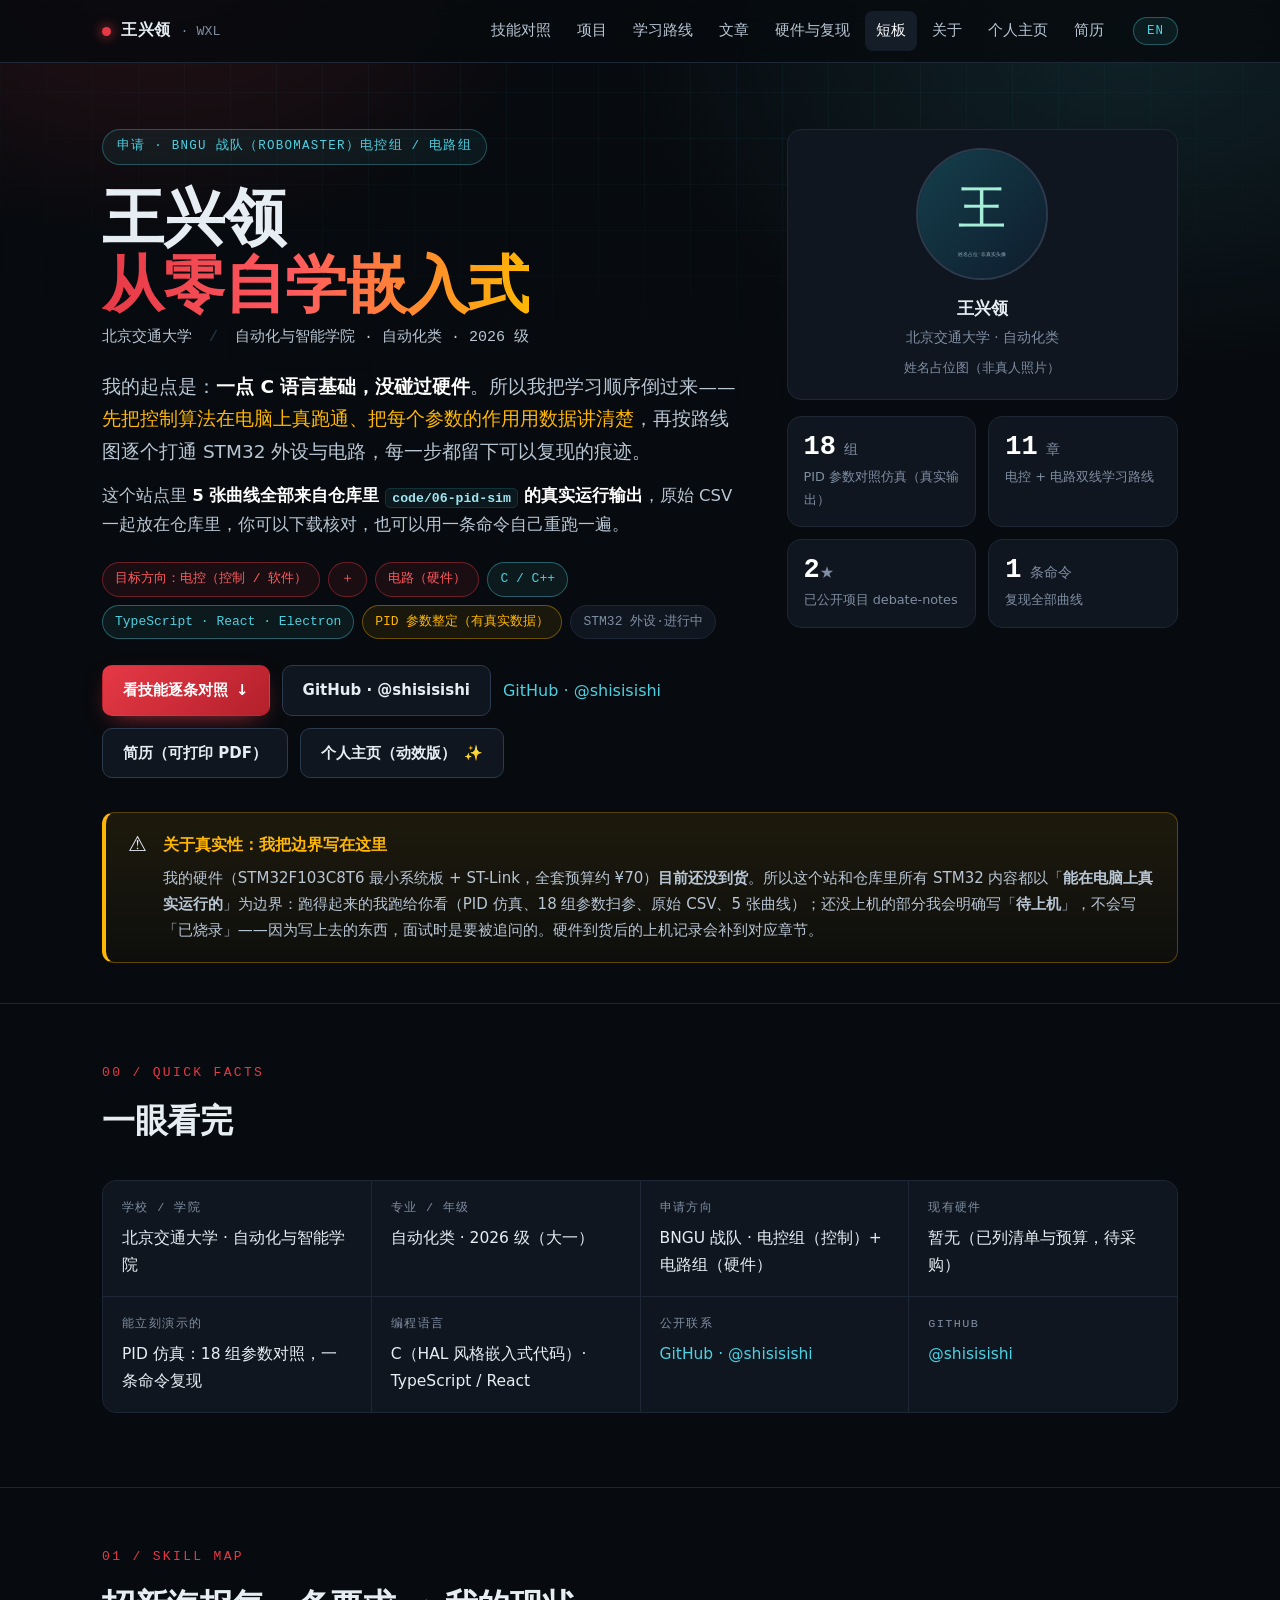
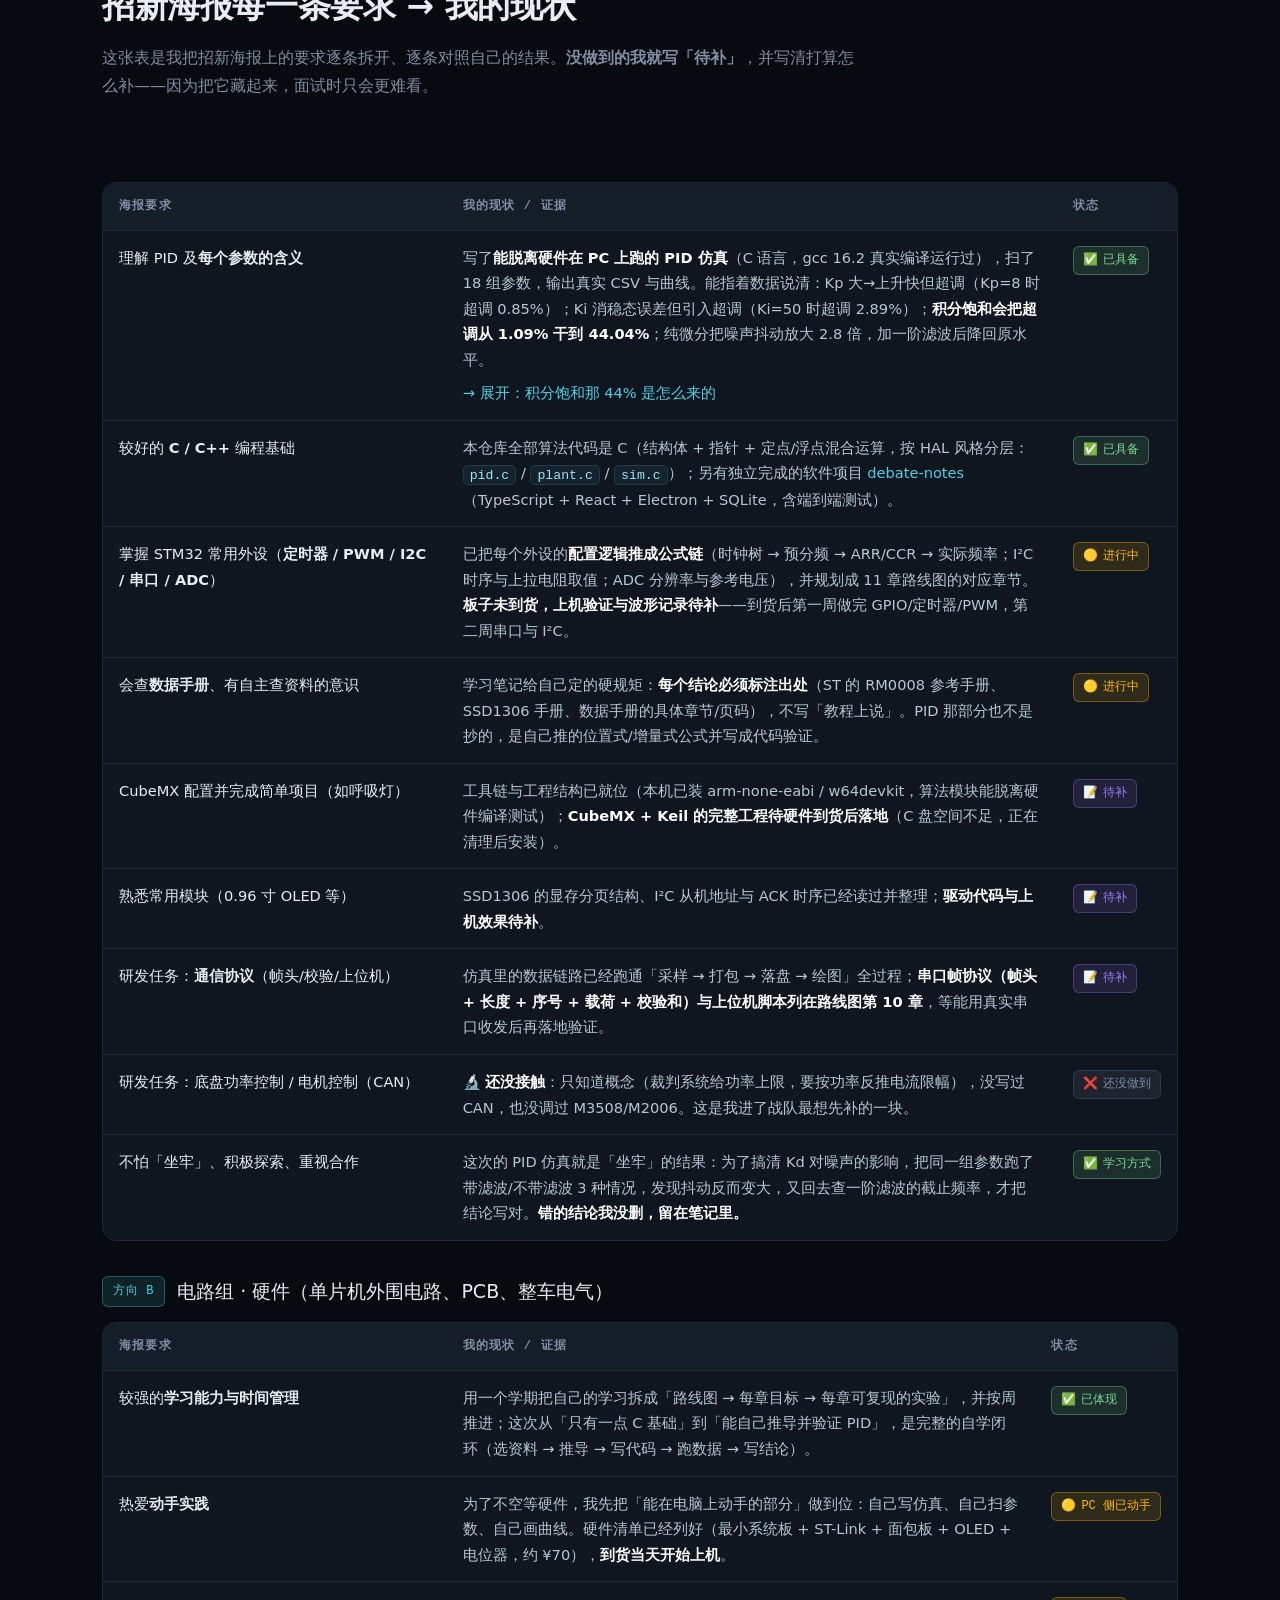
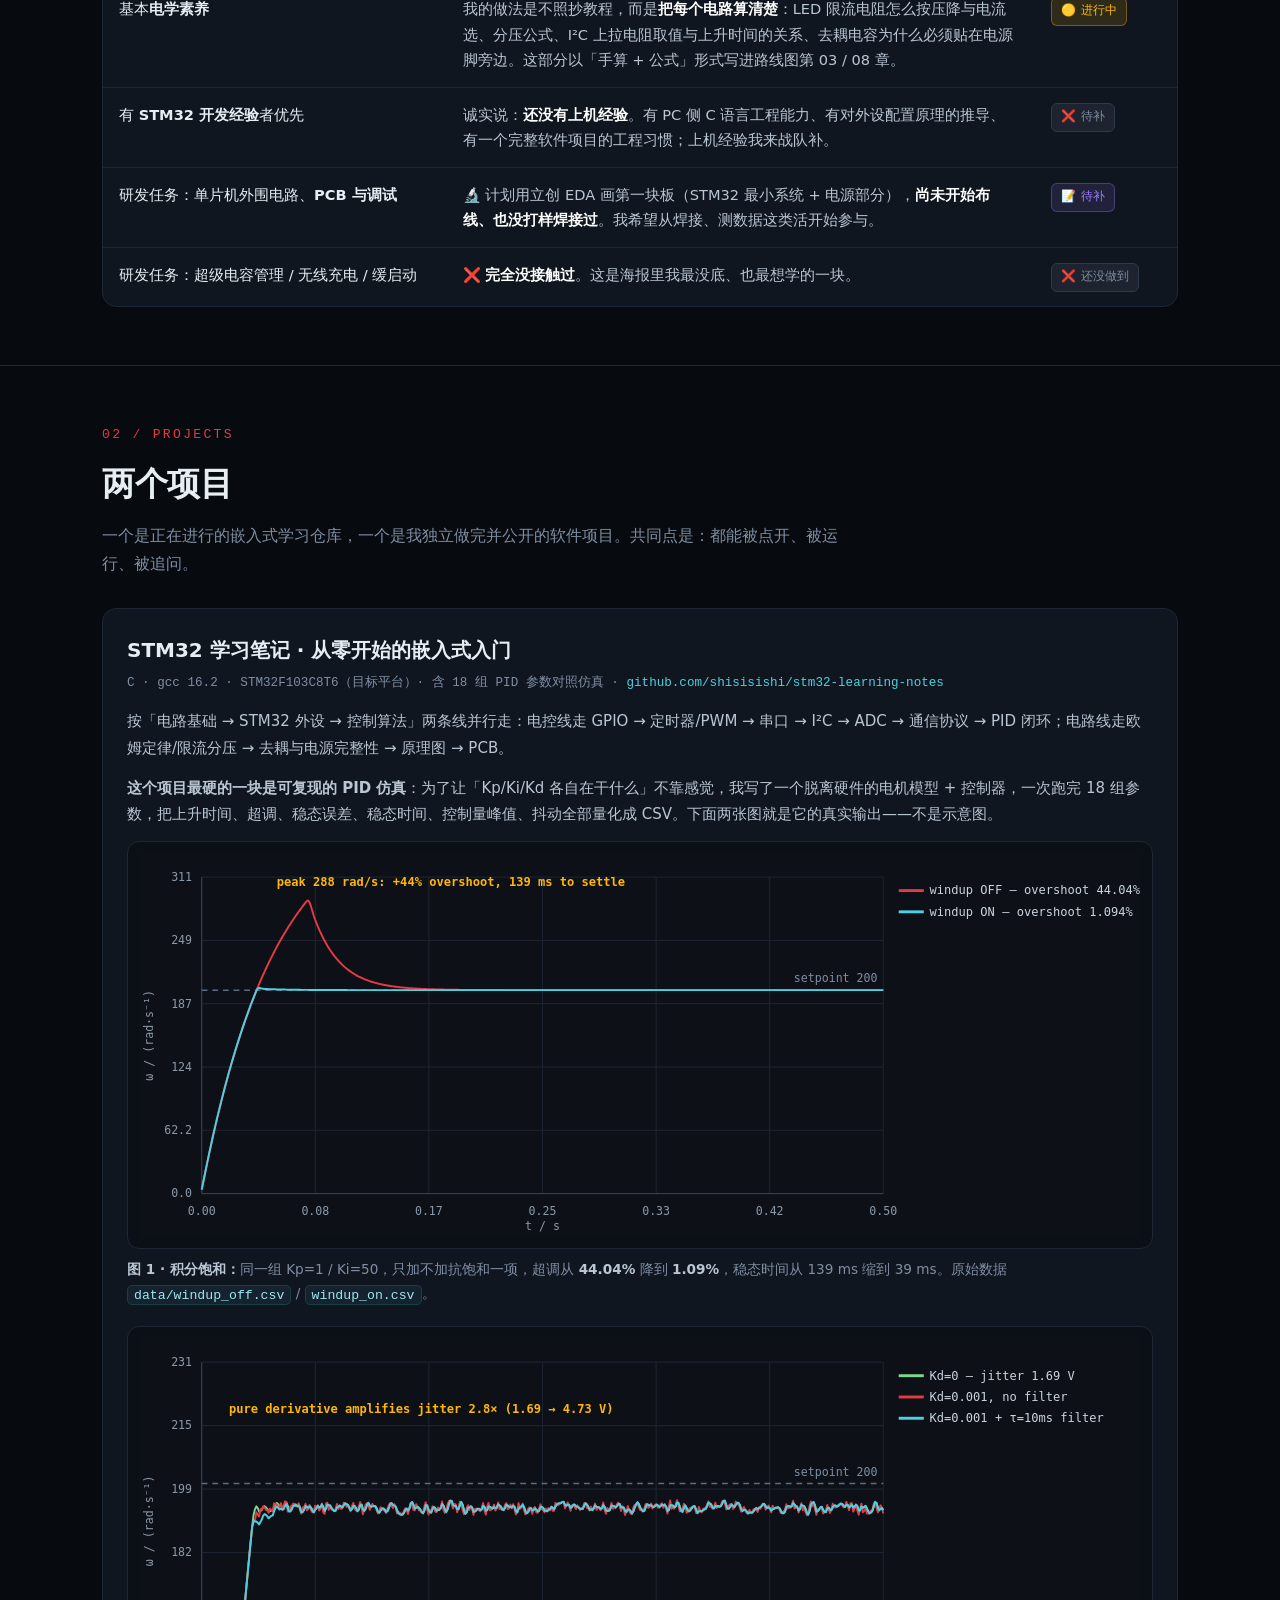
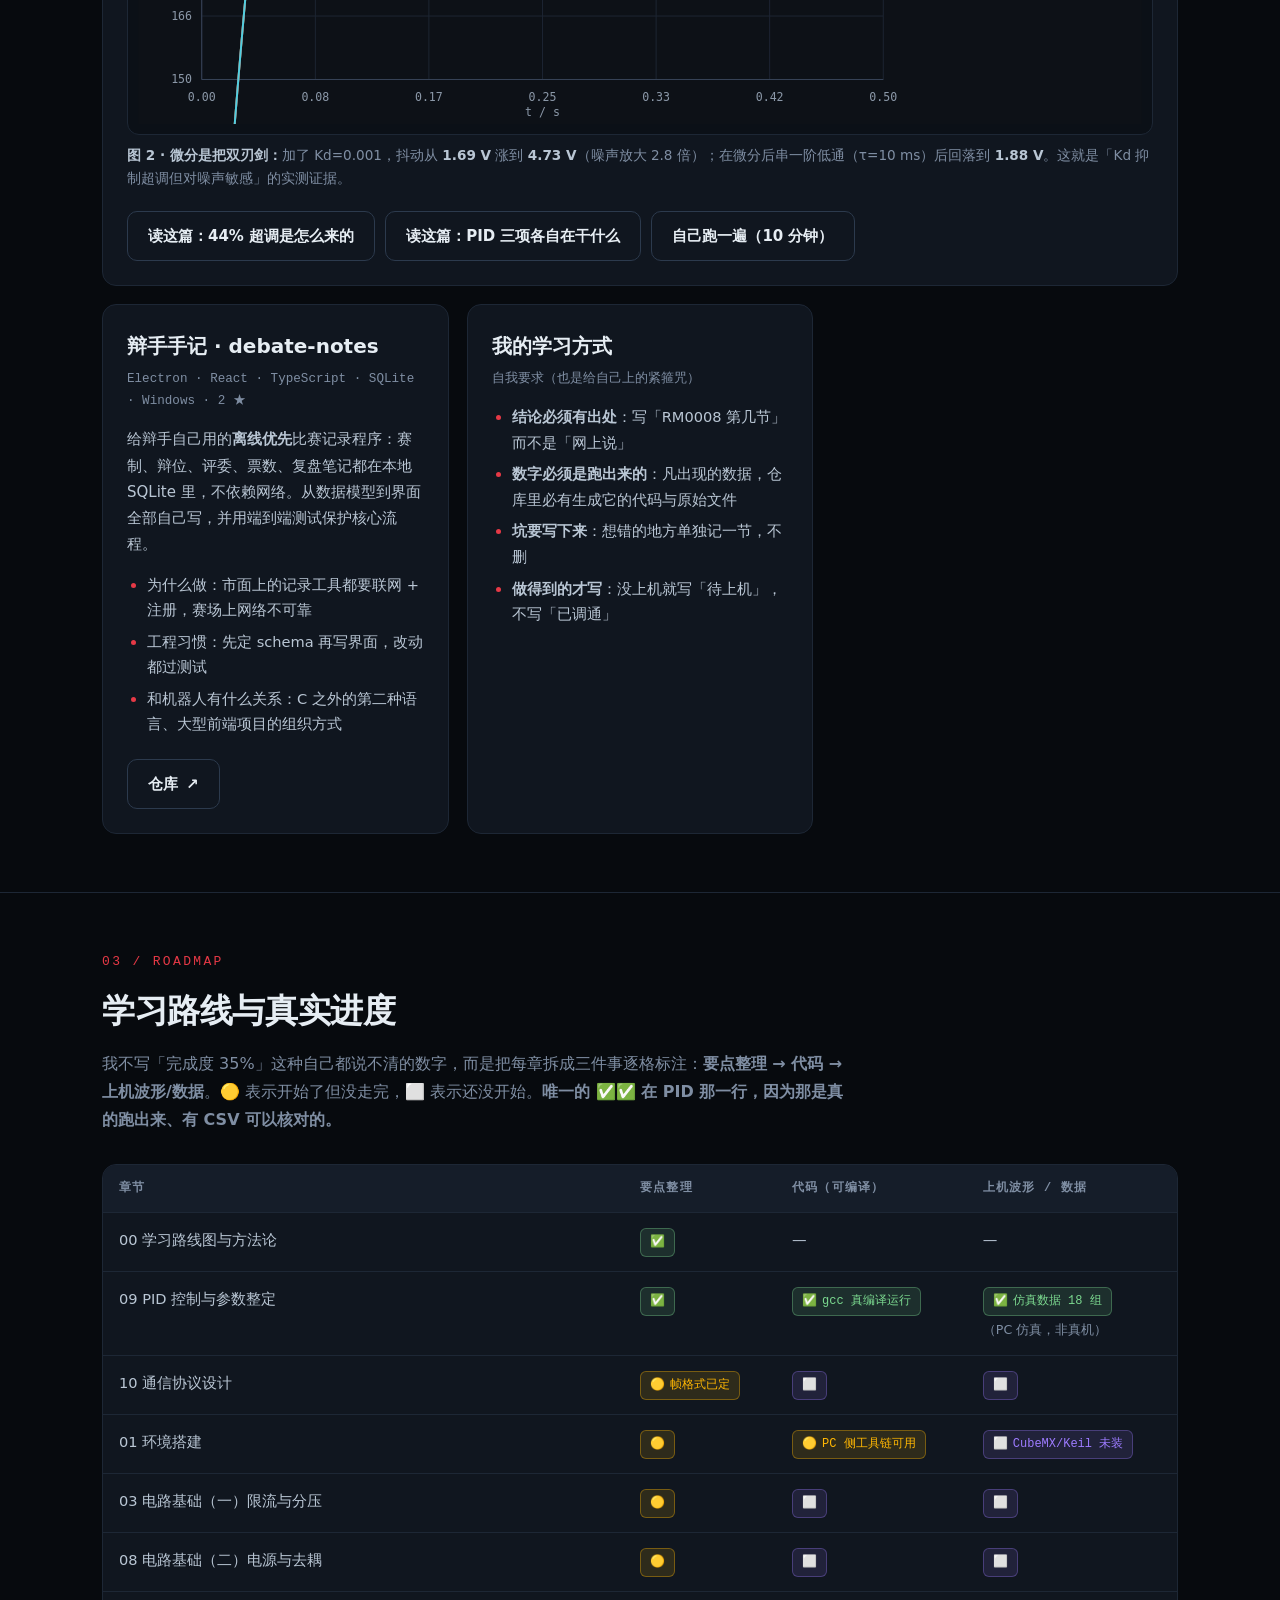
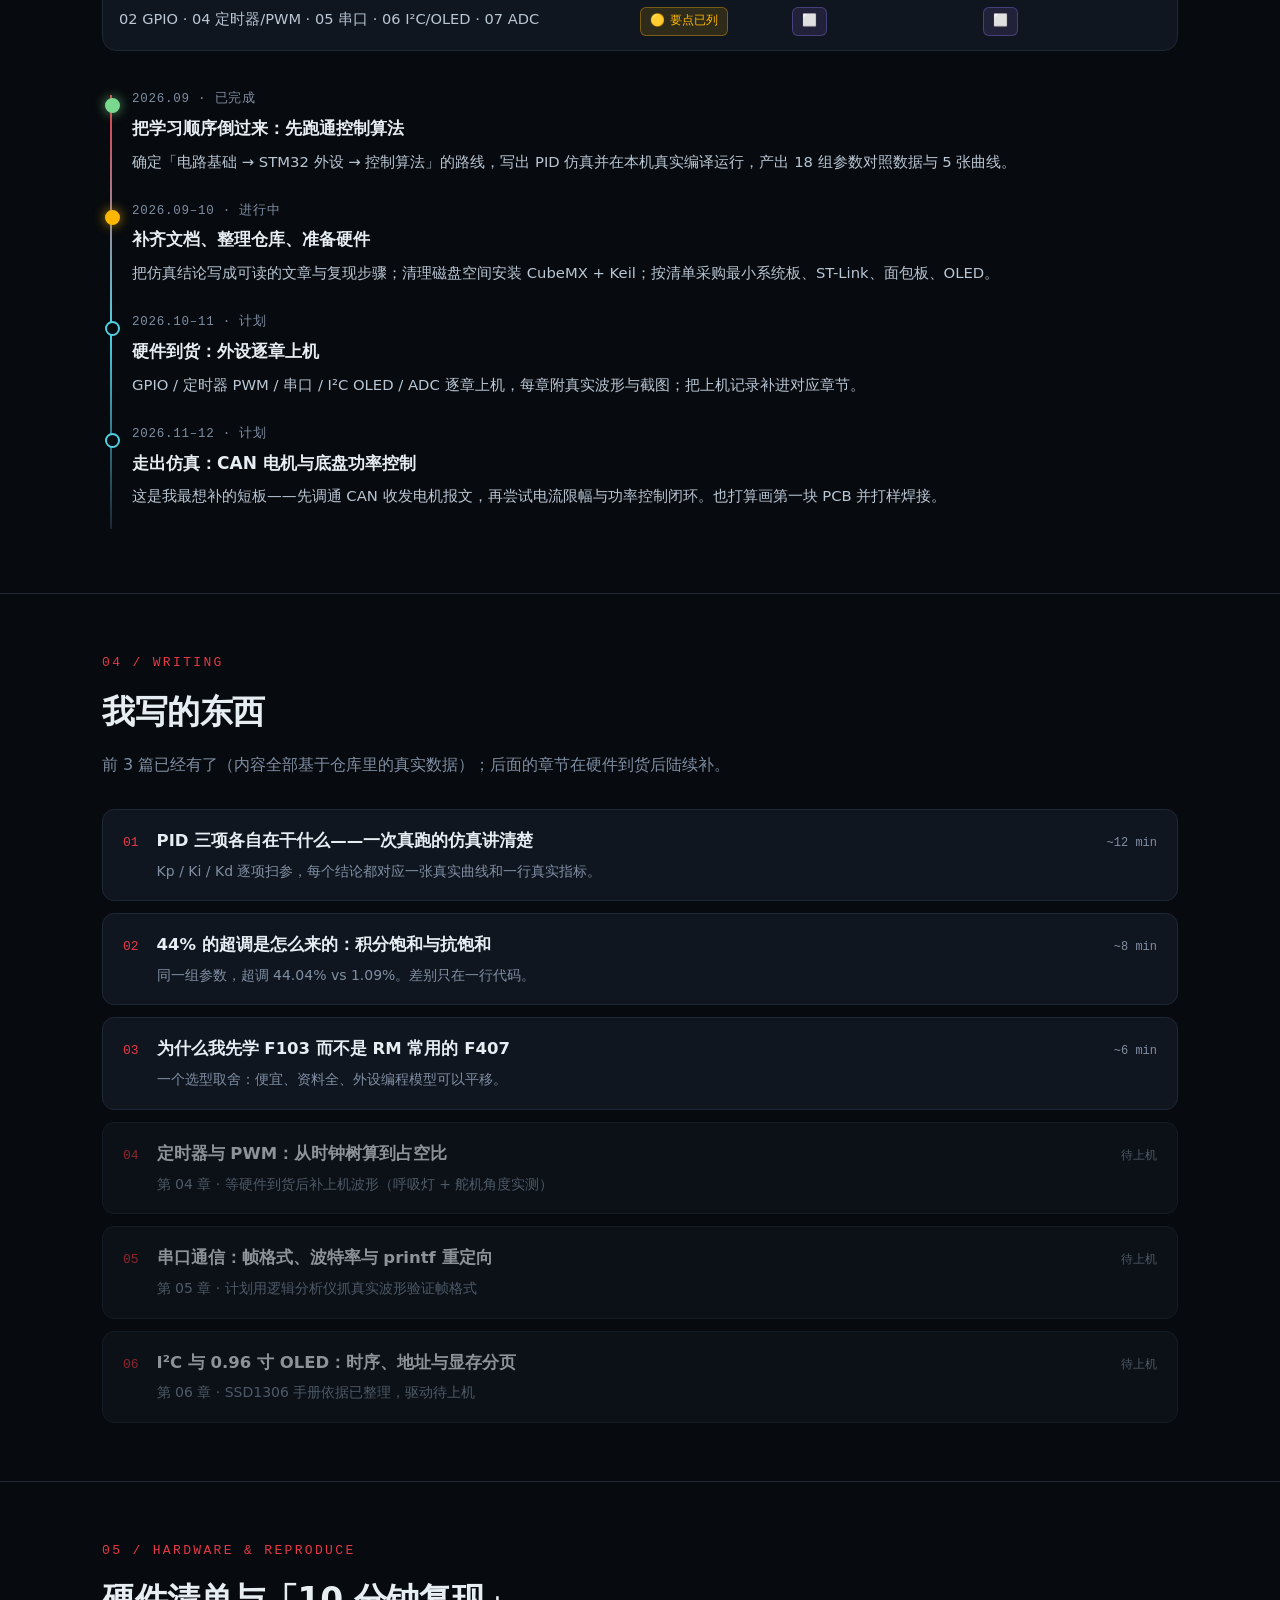
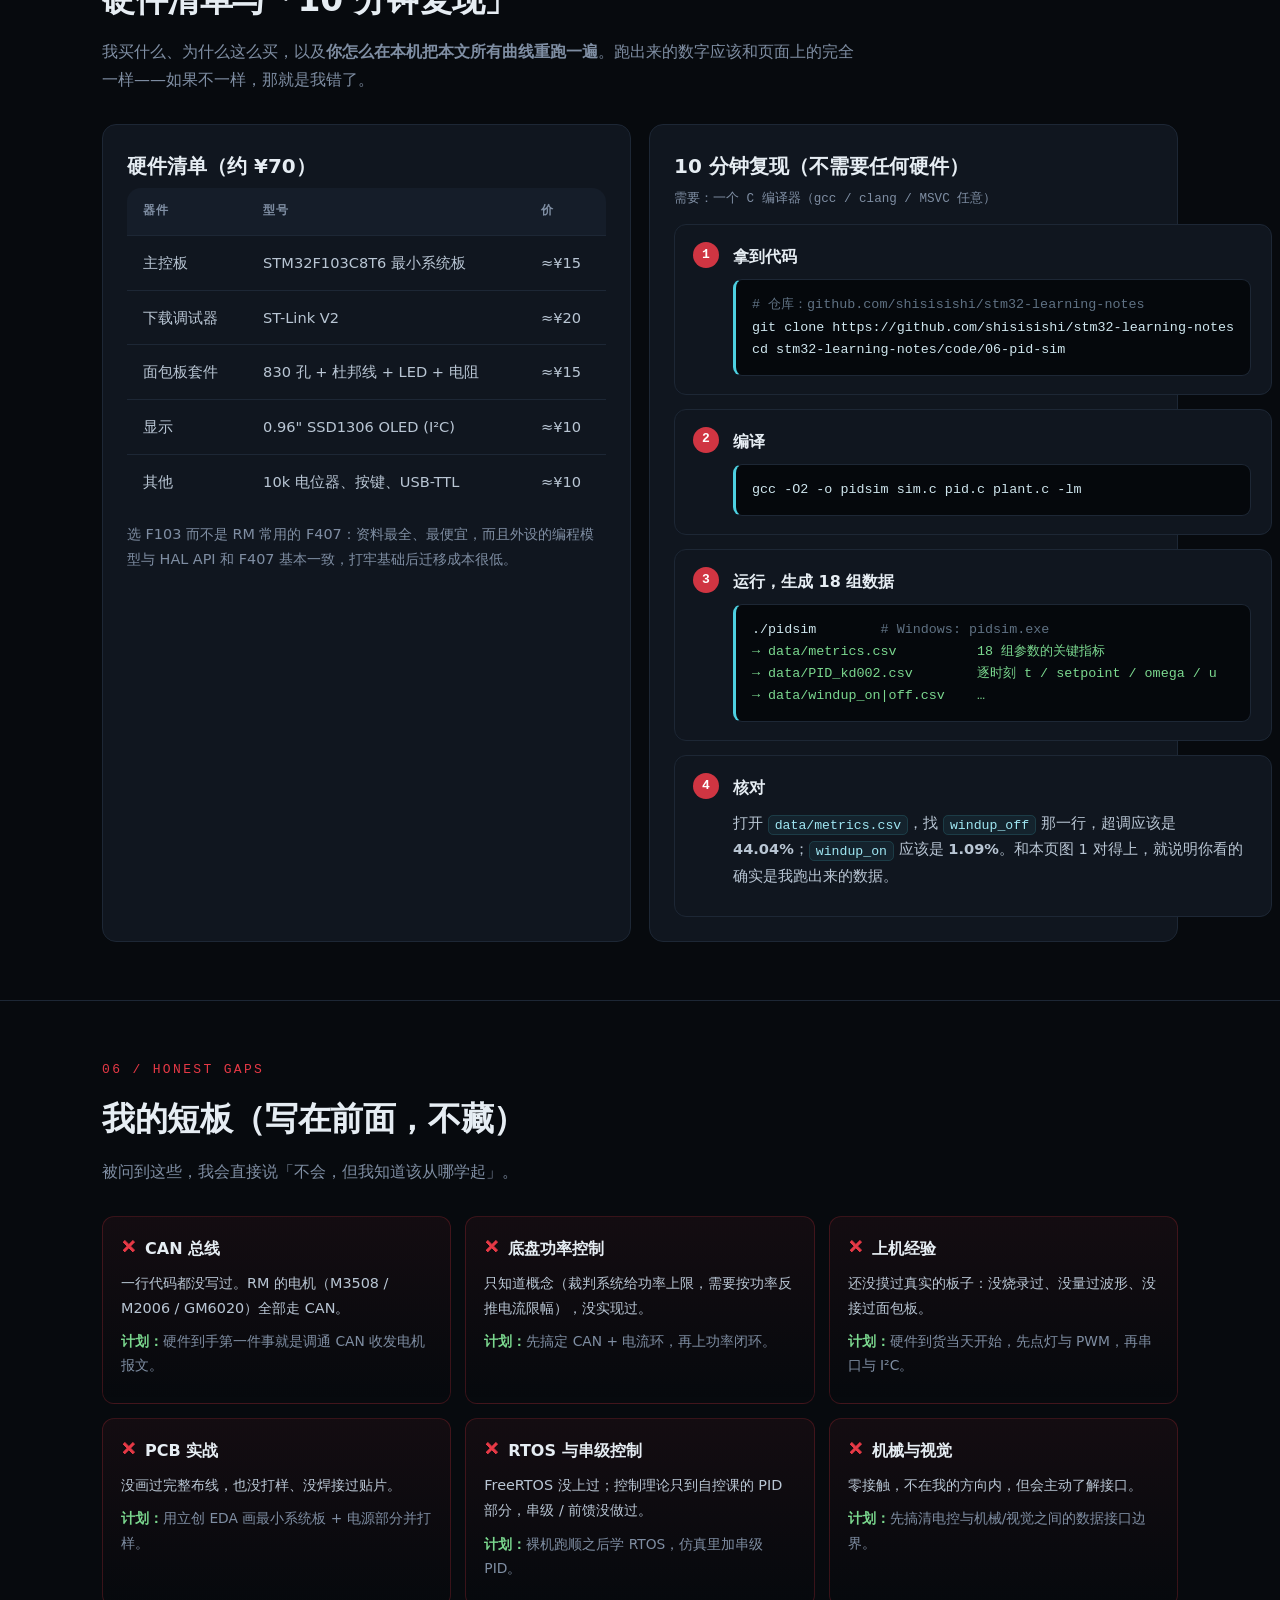
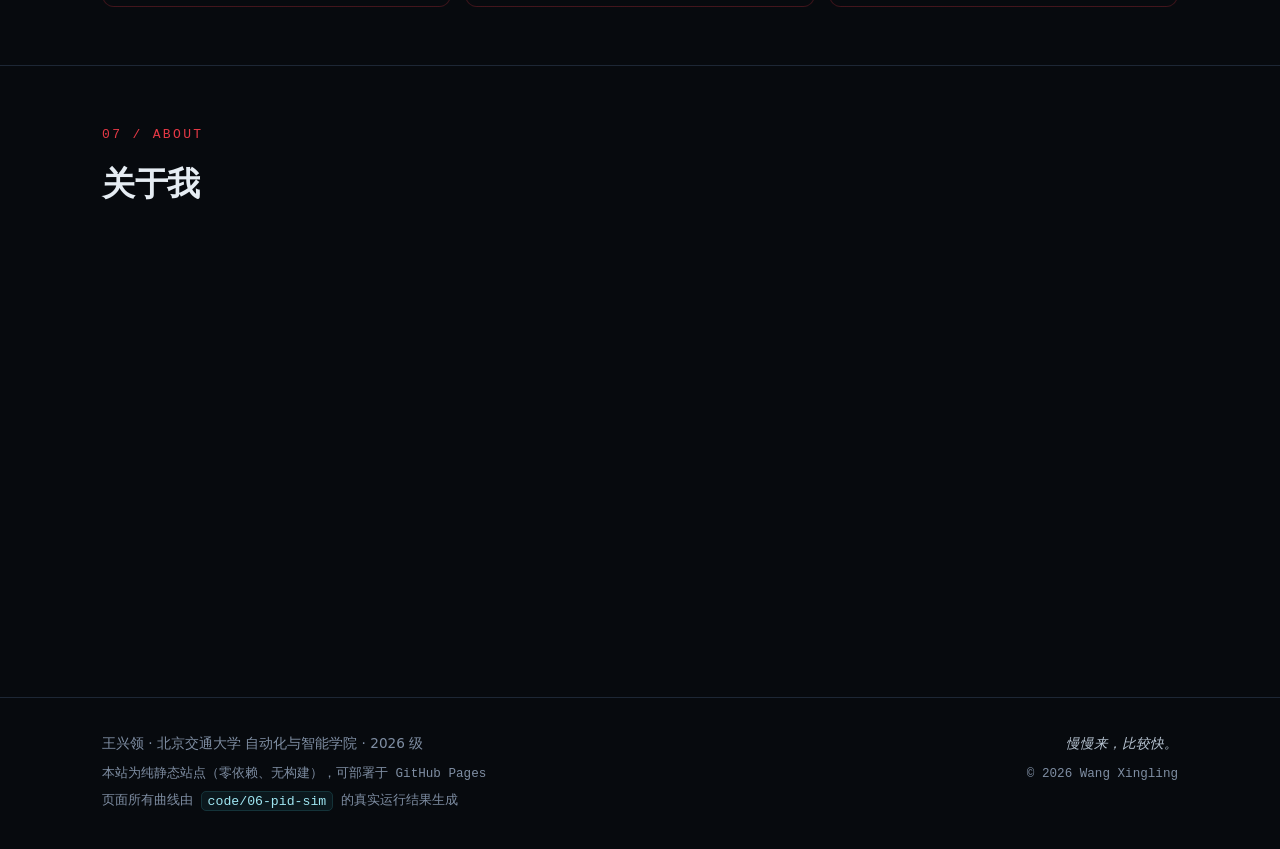
<file: index.html>
<!DOCTYPE html>
<html lang="zh-CN" data-lang="zh">
<head>
<meta charset="utf-8">
<meta name="viewport" content="width=device-width, initial-scale=1">
<title>王兴领 · STM32 学习笔记与实验记录｜申请 BNGU 电控组 / 电路组</title>
<meta name="description" content="北京交通大学自动化类 2026 级。自学嵌入式：PID 仿真与真实参数对照数据、STM32 外设学习路线、可复现实验步骤。申请 BNGU 战队（RoboMaster）电控组 / 电路组。">
<meta name="author" content="王兴领">
<meta property="og:title" content="王兴领 · STM32 学习笔记与实验记录">
<meta property="og:description" content="每个参数都用真实数据讲清楚：18 组 PID 参数对照仿真 + 可 10 分钟复现的实验步骤。">
<meta property="og:type" content="website">
<link rel="icon" href="assets/img/favicon.svg" type="image/svg+xml">
<link rel="stylesheet" href="assets/css/style.css">
</head>
<body>


<nav class="nav">
  <div class="wrap nav-in">
    <a class="brand" href="#top">
      <span class="dot"></span>
      <span class="zh">王兴领 <small>· WXL</small></span>
      <span class="en">Wang Xingling <small>· WXL</small></span>
    </a>
    <div class="nav-links">
      <a href="#skills"><span class="zh">技能对照</span><span class="en">Skill map</span></a>
      <a href="#projects"><span class="zh">项目</span><span class="en">Projects</span></a>
      <a href="#roadmap"><span class="zh">学习路线</span><span class="en">Roadmap</span></a>
      <a href="#posts"><span class="zh">文章</span><span class="en">Writing</span></a>
      <a href="#reproduce"><span class="zh">硬件与复现</span><span class="en">Hardware</span></a>
      <a href="#gaps"><span class="zh">短板</span><span class="en">Gaps</span></a>
      <a href="#about"><span class="zh">关于</span><span class="en">About</span></a>
      <a href="me/"><span class="zh">个人主页</span><span class="en">Showcase</span></a>
      <a href="resume.html"><span class="zh">简历</span><span class="en">Résumé</span></a>
    </div>
    <button class="lang-btn" type="button" aria-label="切换语言 / Switch language">EN</button>
  </div>
</nav>


<header class="hero" id="top">
  <div class="wrap hero-grid">
    <div>
      <span class="kicker">
        <span class="zh">申请 · BNGU 战队（RoboMaster）电控组 / 电路组</span>
        <span class="en">Applying · BNGU RoboMaster Team — Control &amp; Electronics</span>
      </span>

      <h1>
        <span class="zh">王兴领</span><span class="en">Wang Xingling</span><br>
        <span class="accent zh">从零自学嵌入式</span>
        <span class="accent en">Embedded, from zero</span>
      </h1>

      <p class="hero-role">
        <span class="zh">北京交通大学</span><span class="en">Beijing Jiaotong University</span>
        <span class="sep">/</span>
        <span class="zh">自动化与智能学院 · 自动化类 · 2026 级</span>
        <span class="en">School of Automation and Intelligence · Class of 2026</span>
      </p>

      <p class="lede">
        <span class="zh">我的起点是：<strong>一点 C 语言基础，没碰过硬件</strong>。所以我把学习顺序倒过来——<span class="hl">先把控制算法在电脑上真跑通、把每个参数的作用用数据讲清楚</span>，再按路线图逐个打通 STM32 外设与电路，每一步都留下可以复现的痕迹。</span>
        <span class="en">I started with <strong>a bit of C and no hardware at all</strong>. So I reordered the learning path: <span class="hl">get the control algorithm genuinely running on a PC first, and explain what each parameter really does with real data</span> — then work through the STM32 peripherals and circuits one by one, leaving a reproducible trace at every step.</span>
      </p>
      <p class="lede" style="font-size:16.5px">
        <span class="zh">这个站点里 <strong>5 张曲线全部来自仓库里 <code>code/06-pid-sim</code> 的真实运行输出</strong>，原始 CSV 一起放在仓库里，你可以下载核对，也可以用一条命令自己重跑一遍。</span>
        <span class="en">Every one of the <strong>5 charts here comes from an actual run of <code>code/06-pid-sim</code></strong>; the raw CSVs ship with the repo so you can check them — or re-run everything with a single command.</span>
      </p>

      <div class="target">
        <span class="chip red"><span class="zh">目标方向</span><span class="en">Target</span>：<span class="zh">电控（控制 / 软件）</span><span class="en">Control (software)</span></span>
        <span class="chip red">＋</span>
        <span class="chip red"><span class="zh">电路（硬件）</span><span class="en">Electronics (hardware)</span></span>
        <span class="chip cyan">C / C++</span>
        <span class="chip cyan">TypeScript · React · Electron</span>
        <span class="chip amber"><span class="zh">PID 参数整定（有真实数据）</span><span class="en">PID tuning (with real data)</span></span>
        <span class="chip gray"><span class="zh">STM32 外设·进行中</span><span class="en">STM32 peripherals · in progress</span></span>
      </div>

      <div class="cta-row">
        <a class="btn btn-primary" href="#skills">
          <span class="zh">看技能逐条对照</span><span class="en">Skill-by-skill map</span> ↓
        </a>
        <a class="btn" href="https://github.com/shisisishi" target="_blank" rel="noopener">GitHub · @shisisishi</a>
        <a href="https://github.com/shisisishi" target="_blank" rel="noopener">GitHub · @shisisishi</a>
        <a class="btn" href="resume.html">
          <span class="zh">简历（可打印 PDF）</span><span class="en">Résumé (print to PDF)</span>
        </a>
        <a class="btn" href="me/">
          <span class="zh">个人主页（动效版）</span><span class="en">Showcase page</span> ✨
        </a>
      </div>
    </div>

    
    <div class="hero-side">
      <div class="avatar-card">
        <div class="avatar">
          
          <img src="assets/img/avatar-placeholder.svg" alt="头像占位符 / photo placeholder">
        </div>
        <div class="who"><span class="zh">王兴领</span><span class="en">Wang Xingling</span></div>
        <div class="where"><span class="zh">北京交通大学 · 自动化类</span><span class="en">BJTU · Automation</span></div>
        <div class="avatar-note" style="margin-top:10px">
          <span class="zh">姓名占位图（非真人照片）</span><span class="en">(photo: placeholder)</span>
        </div>
      </div>

      <div class="stats">
        <div class="stat">
          <div class="n">18<small> <span class="zh">组</span><span class="en">sets</span></small></div>
          <div class="l"><span class="zh">PID 参数对照仿真（真实输出）</span><span class="en">PID parameter sweeps (real output)</span></div>
        </div>
        <div class="stat">
          <div class="n">11<small> <span class="zh">章</span><span class="en">ch.</span></small></div>
          <div class="l"><span class="zh">电控 + 电路双线学习路线</span><span class="en">Dual-track learning roadmap</span></div>
        </div>
        <div class="stat">
          <div class="n">2<small>★</small></div>
          <div class="l"><span class="zh">已公开项目 debate-notes</span><span class="en">Public project: debate-notes</span></div>
        </div>
        <div class="stat">
          <div class="n">1<small> <span class="zh">条命令</span><span class="en">command</span></small></div>
          <div class="l"><span class="zh">复现全部曲线</span><span class="en">to reproduce every chart</span></div>
        </div>
      </div>
    </div>
  </div>

  <div class="wrap">
    <div class="truth reveal">
      <div class="t-icon">⚠️</div>
      <div>
        <h3><span class="zh">关于真实性：我把边界写在这里</span><span class="en">On honesty: here is exactly where the line is</span></h3>
        <p>
          <span class="zh">我的硬件（STM32F103C8T6 最小系统板 + ST-Link，全套预算约 ¥70）<strong>目前还没到货</strong>。所以这个站和仓库里所有 STM32 内容都以「<strong>能在电脑上真实运行的</strong>」为边界：跑得起来的我跑给你看（PID 仿真、18 组参数扫参、原始 CSV、5 张曲线）；还没上机的部分我会明确写「<strong>待上机</strong>」，不会写「已烧录」——因为写上去的东西，面试时是要被追问的。硬件到货后的上机记录会补到对应章节。</span>
          <span class="en">My board (STM32F103C8T6 + ST-Link, ~¥70 total) <strong>has not arrived yet</strong>. So everything about STM32 on this site stays inside the boundary of <strong>what actually runs on a PC</strong>: the PID simulation, 18 parameter sweeps, raw CSVs and all 5 charts are real and reproducible. Anything that needs the board is explicitly marked <strong>“pending hardware”</strong> — never “flashed and verified”. Post-hardware lab records will be appended to each chapter.</span>
        </p>
      </div>
    </div>
  </div>
</header>

<hr class="split">


<section id="facts">
  <div class="wrap">
    <div class="sec-head reveal">
      <span class="sec-idx">00 / QUICK FACTS</span>
      <h2><span class="zh">一眼看完</span><span class="en">At a glance</span></h2>
    </div>
    <dl class="facts reveal">
      <div class="fact"><dt><span class="zh">学校 / 学院</span><span class="en">University</span></dt>
        <dd><span class="zh">北京交通大学 · 自动化与智能学院</span><span class="en">Beijing Jiaotong University · School of Automation and Intelligence</span></dd></div>
      <div class="fact"><dt><span class="zh">专业 / 年级</span><span class="en">Major / Year</span></dt>
        <dd><span class="zh">自动化类 · 2026 级（大一）</span><span class="en">Automation · Class of 2026 (freshman)</span></dd></div>
      <div class="fact"><dt><span class="zh">申请方向</span><span class="en">Applying for</span></dt>
        <dd><span class="zh">BNGU 战队 · 电控组（控制）+ 电路组（硬件）</span><span class="en">BNGU RoboMaster · Control + Electronics</span></dd></div>
      <div class="fact"><dt><span class="zh">现有硬件</span><span class="en">Hardware on hand</span></dt>
        <dd><span class="zh">暂无（已列清单与预算，待采购）</span><span class="en">None yet (BOM &amp; budget prepared)</span></dd></div>
      <div class="fact"><dt><span class="zh">能立刻演示的</span><span class="en">Demoable right now</span></dt>
        <dd><span class="zh">PID 仿真：18 组参数对照，一条命令复现</span><span class="en">PID simulation: 18 sweep cases, one-command rerun</span></dd></div>
      <div class="fact"><dt><span class="zh">编程语言</span><span class="en">Languages</span></dt>
        <dd>C（HAL 风格嵌入式代码）· TypeScript / React</dd></div>
      <div class="fact"><dt><span class="zh">公开联系</span><span class="en">Public contact</span></dt>
        <dd><a href="https://github.com/shisisishi" target="_blank" rel="noopener">GitHub · @shisisishi</a></dd></div>
      <div class="fact"><dt><span class="zh">GitHub</span><span class="en">GitHub</span></dt>
        <dd><a href="https://github.com/shisisishi" target="_blank" rel="noopener">@shisisishi</a></dd></div>
    </dl>
  </div>
</section>

<hr class="split">


<section id="skills">
  <div class="wrap">
    <div class="sec-head reveal">
      <span class="sec-idx">01 / SKILL MAP</span>
      <h2><span class="zh">招新海报每一条要求 → 我的现状</span><span class="en">Every line of the recruitment poster → where I actually stand</span></h2>
      <p>
        <span class="zh">这张表是我把招新海报上的要求逐条拆开、逐条对照自己的结果。<strong>没做到的我就写「待补」</strong>，并写清打算怎么补——因为把它藏起来，面试时只会更难看。</span>
        <span class="en">I pulled apart the recruitment poster line by line and mapped each requirement to my actual state. <strong>What I can't do yet says “to be filled”</strong>, together with my plan for it — hiding it would only look worse in an interview.</span>
      </p>
    </div>

    
    <div class="track-title reveal">
      <span class="tag tag-red"><span class="zh">方向 A</span><span class="en">Track A</span></span>
      <span class="zh">电控组 · 控制 / 软件（运动控制算法、通信协议、控制调试）</span>
      <span class="en">Control / software — motion control, comms protocol, tuning</span>
    </div>
    <div class="table-scroll reveal">
      <table>
        <thead>
          <tr>
            <th><span class="zh">海报要求</span><span class="en">Requirement</span></th>
            <th><span class="zh">我的现状 / 证据</span><span class="en">My current state / evidence</span></th>
            <th><span class="zh">状态</span><span class="en">Status</span></th>
          </tr>
        </thead>
        <tbody>
          <tr>
            <td class="req"><span class="zh">理解 PID 及<strong>每个参数的含义</strong></span><span class="en">Understand PID and <strong>what each term does</strong></span></td>
            <td class="ev">
              <span class="zh">写了<strong>能脱离硬件在 PC 上跑的 PID 仿真</strong>（C 语言，gcc 16.2 真实编译运行过），扫了 18 组参数，输出真实 CSV 与曲线。能指着数据说清：Kp 大→上升快但超调（Kp=8 时超调 0.85%）；Ki 消稳态误差但引入超调（Ki=50 时超调 2.89%）；<strong>积分饱和会把超调从 1.09% 干到 44.04%</strong>；纯微分把噪声抖动放大 2.8 倍，加一阶滤波后降回原水平。</span>
              <span class="en">I wrote a <strong>hardware-free PID simulation in C</strong> (genuinely compiled and run with gcc 16.2), swept 18 cases, and kept the raw CSVs plus charts. With the data in hand I can explain: larger Kp cuts rise time but adds overshoot (0.85% at Kp=8); Ki removes steady-state error but adds overshoot (2.89% at Ki=50); <strong>integral windup pushes overshoot from 1.09% to 44.04%</strong>; pure derivative amplifies noise jitter 2.8×, and a first-order filter brings it back.</span>
              <div style="margin-top:8px">
                <a href="posts/integral-windup.html"><span class="zh">→ 展开：积分饱和那 44% 是怎么来的</span><span class="en">→ Deep dive: where that 44% overshoot comes from</span></a>
              </div>
            </td>
            <td class="st"><span class="status s-done">✅ <span class="zh">已具备</span><span class="en">have it</span></span></td>
          </tr>
          <tr>
            <td class="req"><span class="zh">较好的 <strong>C / C++</strong> 编程基础</span><span class="en">Solid <strong>C / C++</strong> foundation</span></td>
            <td class="ev">
              <span class="zh">本仓库全部算法代码是 C（结构体 + 指针 + 定点/浮点混合运算，按 HAL 风格分层：<code>pid.c</code> / <code>plant.c</code> / <code>sim.c</code>）；另有独立完成的软件项目 <a href="https://github.com/shisisishi/debate-notes" target="_blank" rel="noopener">debate-notes</a>（TypeScript + React + Electron + SQLite，含端到端测试）。</span>
              <span class="en">All algorithm code here is C (structs, pointers, HAL-style layering: <code>pid.c</code> / <code>plant.c</code> / <code>sim.c</code>). Separately I built <a href="https://github.com/shisisishi/debate-notes" target="_blank" rel="noopener">debate-notes</a>, a TypeScript + React + Electron + SQLite app with end-to-end tests.</span>
            </td>
            <td class="st"><span class="status s-done">✅ <span class="zh">已具备</span><span class="en">have it</span></span></td>
          </tr>
          <tr>
            <td class="req"><span class="zh">掌握 STM32 常用外设（<strong>定时器 / PWM / I2C / 串口 / ADC</strong>）</span><span class="en">STM32 peripherals (timers, PWM, I²C, UART, ADC)</span></td>
            <td class="ev">
              <span class="zh">已把每个外设的<strong>配置逻辑推成公式链</strong>（时钟树 → 预分频 → ARR/CCR → 实际频率；I²C 时序与上拉电阻取值；ADC 分辨率与参考电压），并规划成 11 章路线图的对应章节。<strong>板子未到货，上机验证与波形记录待补</strong>——到货后第一周做完 GPIO/定时器/PWM，第二周串口与 I²C。</span>
              <span class="en">I've derived the configuration logic of each peripheral as a formula chain (clock tree → prescaler → ARR/CCR → actual frequency; I²C timing vs pull-up sizing; ADC resolution vs Vref) and mapped it into the 11-chapter roadmap. <strong>The board hasn't arrived, so on-hardware verification is still pending</strong> — GPIO/timer/PWM in week one after it lands, UART and I²C in week two.</span>
            </td>
            <td class="st"><span class="status s-part">🟡 <span class="zh">进行中</span><span class="en">in progress</span></span></td>
          </tr>
          <tr>
            <td class="req"><span class="zh">会查<strong>数据手册</strong>、有自主查资料的意识</span><span class="en">Reads datasheets, self-directed research</span></td>
            <td class="ev">
              <span class="zh">学习笔记给自己定的硬规矩：<strong>每个结论必须标注出处</strong>（ST 的 RM0008 参考手册、SSD1306 手册、数据手册的具体章节/页码），不写「教程上说」。PID 那部分也不是抄的，是自己推的位置式/增量式公式并写成代码验证。</span>
              <span class="en">A hard rule I set for my notes: <strong>every conclusion cites its source</strong> (specific sections/pages of ST's RM0008 reference manual, the SSD1306 datasheet, device datasheets) — never “because a tutorial said so”. The PID part isn't copied either: I derived the positional/incremental forms myself and verified them in code.</span>
            </td>
            <td class="st"><span class="status s-part">🟡 <span class="zh">进行中</span><span class="en">in progress</span></span></td>
          </tr>
          <tr>
            <td class="req"><span class="zh">CubeMX 配置并完成简单项目（如呼吸灯）</span><span class="en">CubeMX-configured simple project (e.g. breathing LED)</span></td>
            <td class="ev">
              <span class="zh">工具链与工程结构已就位（本机已装 arm-none-eabi / w64devkit，算法模块能脱离硬件编译测试）；<strong>CubeMX + Keil 的完整工程待硬件到货后落地</strong>（C 盘空间不足，正在清理后安装）。</span>
              <span class="en">Toolchain and project layout are ready (w64devkit/arm-none-eabi on this machine; algorithm modules compile and test off-hardware). <strong>The full CubeMX + Keil project lands once hardware arrives</strong> (freeing up disk space first).</span>
            </td>
            <td class="st"><span class="status s-plan">📝 <span class="zh">待补</span><span class="en">planned</span></span></td>
          </tr>
          <tr>
            <td class="req"><span class="zh">熟悉常用模块（0.96 寸 OLED 等）</span><span class="en">Common modules (0.96" OLED etc.)</span></td>
            <td class="ev">
              <span class="zh">SSD1306 的显存分页结构、I²C 从机地址与 ACK 时序已经读过并整理；<strong>驱动代码与上机效果待补</strong>。</span>
              <span class="en">I've read up on SSD1306's paged GDDRAM layout, I²C slave address and ACK timing; <strong>driver code and on-hardware results are pending</strong>.</span>
            </td>
            <td class="st"><span class="status s-plan">📝 <span class="zh">待补</span><span class="en">planned</span></span></td>
          </tr>
          <tr>
            <td class="req"><span class="zh">研发任务：<strong>通信协议</strong>（帧头/校验/上位机）</span><span class="en">R&amp;D task: <strong>comms protocol</strong> (framing, checksum, host GUI)</span></td>
            <td class="ev">
              <span class="zh">仿真里的数据链路已经跑通「采样 → 打包 → 落盘 → 绘图」全过程；<strong>串口帧协议（帧头 + 长度 + 序号 + 载荷 + 校验和）与上位机脚本列在路线图第 10 章</strong>，等能用真实串口收发后再落地验证。</span>
              <span class="en">The simulation pipeline already covers sample → pack → persist → plot end to end. <strong>The UART frame protocol (header + length + seq + payload + checksum) and host-side script are chapter 10 of the roadmap</strong>, to be validated once real UART traffic is available.</span>
            </td>
            <td class="st"><span class="status s-plan">📝 <span class="zh">待补</span><span class="en">planned</span></span></td>
          </tr>
          <tr>
            <td class="req"><span class="zh">研发任务：底盘功率控制 / 电机控制（CAN）</span><span class="en">R&amp;D task: chassis power control / CAN motors</span></td>
            <td class="ev">
              <span class="zh">🔬 <strong>还没接触</strong>：只知道概念（裁判系统给功率上限，要按功率反推电流限幅），没写过 CAN，也没调过 M3508/M2006。这是我进了战队最想先补的一块。</span>
              <span class="en">🔬 <strong>Not yet</strong>: I know the idea (the referee system caps power, so you limit current accordingly) but I've never written CAN code or tuned an M3508/M2006. This is the first thing I want to learn on the team.</span>
            </td>
            <td class="st"><span class="status s-none">❌ <span class="zh">还没做到</span><span class="en">not yet</span></span></td>
          </tr>
          <tr>
            <td class="req"><span class="zh">不怕「坐牢」、积极探索、重视合作</span><span class="en">Endurance, curiosity, teamwork</span></td>
            <td class="ev">
              <span class="zh">这次的 PID 仿真就是「坐牢」的结果：为了搞清 Kd 对噪声的影响，把同一组参数跑了带滤波/不带滤波 3 种情况，发现抖动反而变大，又回去查一阶滤波的截止频率，才把结论写对。<strong>错的结论我没删，留在笔记里。</strong></span>
              <span class="en">This PID work is exactly that kind of grind: to pin down how Kd interacts with noise I ran each case with and without a filter, found jitter getting <em>worse</em>, went back to the first-order filter's cutoff frequency, and only then wrote the conclusion down. <strong>I kept the wrong turns in the notes instead of deleting them.</strong></span>
            </td>
            <td class="st"><span class="status s-done">✅ <span class="zh">学习方式</span><span class="en">working style</span></span></td>
          </tr>
        </tbody>
      </table>
    </div>

    
    <div class="track-title reveal">
      <span class="tag tag-cyan"><span class="zh">方向 B</span><span class="en">Track B</span></span>
      <span class="zh">电路组 · 硬件（单片机外围电路、PCB、整车电气）</span>
      <span class="en">Electronics / hardware — peripheral circuits, PCB, vehicle electrical</span>
    </div>
    <div class="table-scroll reveal">
      <table>
        <thead>
          <tr>
            <th><span class="zh">海报要求</span><span class="en">Requirement</span></th>
            <th><span class="zh">我的现状 / 证据</span><span class="en">My current state / evidence</span></th>
            <th><span class="zh">状态</span><span class="en">Status</span></th>
          </tr>
        </thead>
        <tbody>
          <tr>
            <td class="req"><span class="zh">较强的<strong>学习能力与时间管理</strong></span><span class="en">Strong learning ability &amp; time management</span></td>
            <td class="ev">
              <span class="zh">用一个学期把自己的学习拆成「路线图 → 每章目标 → 每章可复现的实验」，并按周推进；这次从「只有一点 C 基础」到「能自己推导并验证 PID」，是完整的自学闭环（选资料 → 推导 → 写代码 → 跑数据 → 写结论）。</span>
              <span class="en">I broke my own learning into a roadmap → per-chapter goals → reproducible experiments, and advanced it weekly. Going from “a bit of C” to deriving and validating PID myself is a complete self-study loop: pick sources → derive → code → run → conclude.</span>
            </td>
            <td class="st"><span class="status s-done">✅ <span class="zh">已体现</span><span class="en">shown</span></span></td>
          </tr>
          <tr>
            <td class="req"><span class="zh">热爱<strong>动手实践</strong></span><span class="en">Loves hands-on work</span></td>
            <td class="ev">
              <span class="zh">为了不空等硬件，我先把「能在电脑上动手的部分」做到位：自己写仿真、自己扫参数、自己画曲线。硬件清单已经列好（最小系统板 + ST-Link + 面包板 + OLED + 电位器，约 ¥70），<strong>到货当天开始上机</strong>。</span>
              <span class="en">Rather than waiting idle for hardware, I did the hands-on part that a PC allows: wrote the simulation, swept parameters, plotted the results. The BOM is ready (Blue Pill + ST-Link + breadboard + OLED + potentiometer, ~¥70) and I start on hardware the day it arrives.</span>
            </td>
            <td class="st"><span class="status s-part">🟡 <span class="zh">PC 侧已动手</span><span class="en">PC-side done</span></span></td>
          </tr>
          <tr>
            <td class="req"><span class="zh">基本<strong>电学素养</strong></span><span class="en">Basic electrical literacy</span></td>
            <td class="ev">
              <span class="zh">我的做法是不照抄教程，而是<strong>把每个电路算清楚</strong>：LED 限流电阻怎么按压降与电流选、分压公式、I²C 上拉电阻取值与上升时间的关系、去耦电容为什么必须贴在电源脚旁边。这部分以「手算 + 公式」形式写进路线图第 03 / 08 章。</span>
              <span class="en">Instead of copying tutorials I <strong>calculate every circuit</strong>: sizing an LED resistor from forward drop and current, the divider formula, how I²C pull-up value relates to rise time, and why decoupling caps must sit next to the power pin. This lives in chapters 03 / 08 as hand calculations and formulas.</span>
            </td>
            <td class="st"><span class="status s-part">🟡 <span class="zh">进行中</span><span class="en">in progress</span></span></td>
          </tr>
          <tr>
            <td class="req"><span class="zh">有 <strong>STM32 开发经验</strong>者优先</span><span class="en">STM32 experience preferred</span></td>
            <td class="ev">
              <span class="zh">诚实说：<strong>还没有上机经验</strong>。有 PC 侧 C 语言工程能力、有对外设配置原理的推导、有一个完整软件项目的工程习惯；上机经验我来战队补。</span>
              <span class="en">Honestly: <strong>no on-hardware experience yet</strong>. What I do have is C engineering on the PC side, derivation-level understanding of peripheral configuration, and the engineering habits from shipping a full software project. On-hardware experience is what I'm here to earn.</span>
            </td>
            <td class="st"><span class="status s-none">❌ <span class="zh">待补</span><span class="en">not yet</span></span></td>
          </tr>
          <tr>
            <td class="req"><span class="zh">研发任务：单片机外围电路、<strong>PCB 与调试</strong></span><span class="en">R&amp;D task: peripheral circuits, <strong>PCB &amp; bring-up</strong></span></td>
            <td class="ev">
              <span class="zh">🔬 计划用立创 EDA 画第一块板（STM32 最小系统 + 电源部分），<strong>尚未开始布线、也没打样焊接过</strong>。我希望从焊接、测数据这类活开始参与。</span>
              <span class="en">🔬 Plan: draw my first board in LCEDA (STM32 minimal system + power section). <strong>No routing, no fabrication, no soldering yet</strong>. I'm happy to start from soldering and measurement work.</span>
            </td>
            <td class="st"><span class="status s-plan">📝 <span class="zh">待补</span><span class="en">planned</span></span></td>
          </tr>
          <tr>
            <td class="req"><span class="zh">研发任务：超级电容管理 / 无线充电 / 缓启动</span><span class="en">R&amp;D task: supercap manager / wireless charging / soft-start</span></td>
            <td class="ev">
              <span class="zh">❌ <strong>完全没接触过</strong>。这是海报里我最没底、也最想学的一块。</span>
              <span class="en">❌ <strong>Zero exposure.</strong> This is the part of the poster I'm least sure about — and most eager to learn.</span>
            </td>
            <td class="st"><span class="status s-none">❌ <span class="zh">还没做到</span><span class="en">not yet</span></span></td>
          </tr>
        </tbody>
      </table>
    </div>
  </div>
</section>

<hr class="split">


<section id="projects">
  <div class="wrap">
    <div class="sec-head reveal">
      <span class="sec-idx">02 / PROJECTS</span>
      <h2><span class="zh">两个项目</span><span class="en">Two projects</span></h2>
      <p>
        <span class="zh">一个是正在进行的嵌入式学习仓库，一个是我独立做完并公开的软件项目。共同点是：都能被点开、被运行、被追问。</span>
        <span class="en">One is an in-progress embedded learning repo; the other is a software project I built and published on my own. Both can be opened, run and questioned.</span>
      </p>
    </div>

    <div class="cards">
      
      <article class="card wide reveal">
        <h3><span class="zh">STM32 学习笔记 · 从零开始的嵌入式入门</span><span class="en">STM32 Learning Notes · embedded from scratch</span></h3>
        <div class="sub">C · gcc 16.2 · STM32F103C8T6（目标平台）· <span class="zh">含 18 组 PID 参数对照仿真</span><span class="en">18 PID sweep cases included</span> · <a href="https://github.com/shisisishi/stm32-learning-notes" target="_blank" rel="noopener">github.com/shisisishi/stm32-learning-notes</a></div>
        <p>
          <span class="zh">按「电路基础 → STM32 外设 → 控制算法」两条线并行走：电控线走 GPIO → 定时器/PWM → 串口 → I²C → ADC → 通信协议 → PID 闭环；电路线走欧姆定律/限流分压 → 去耦与电源完整性 → 原理图 → PCB。</span>
          <span class="en">Two parallel tracks: control (GPIO → timers/PWM → UART → I²C → ADC → protocol → PID loop) and electronics (Ohm's law, current limiting, dividers → decoupling &amp; power integrity → schematic → PCB).</span>
        </p>
        <p>
          <span class="zh"><strong>这个项目最硬的一块是可复现的 PID 仿真</strong>：为了让「Kp/Ki/Kd 各自在干什么」不靠感觉，我写了一个脱离硬件的电机模型 + 控制器，一次跑完 18 组参数，把上升时间、超调、稳态误差、稳态时间、控制量峰值、抖动全部量化成 CSV。下面两张图就是它的真实输出——不是示意图。</span>
          <span class="en"><strong>The strongest part is a reproducible PID simulation.</strong> To keep “what does each term do” out of the realm of vibes, I built a hardware-free motor model plus controller, ran 18 parameter cases in one go, and quantified rise time, overshoot, steady-state error, settling time, peak control effort and jitter into CSV. The two charts below are its real output — not illustrations.</span>
        </p>

        <figure>
          <div class="chart-frame">
            <img src="assets/img/chart-windup.svg" alt="积分饱和对比：无抗饱和超调 44.04%，有抗饱和 1.09%" loading="lazy">
          </div>
          <figcaption>
            <span class="zh"><b>图 1 · 积分饱和：</b>同一组 Kp=1 / Ki=50，只加不加抗饱和一项，超调从 <b>44.04%</b> 降到 <b>1.09%</b>，稳态时间从 139 ms 缩到 39 ms。原始数据 <code>data/windup_off.csv</code> / <code>windup_on.csv</code>。</span>
            <span class="en"><b>Fig 1 · Integral windup:</b> same Kp=1 / Ki=50, anti-windup on vs off — overshoot drops from <b>44.04%</b> to <b>1.09%</b>, settling time from 139 ms to 39 ms. Raw data: <code>data/windup_off.csv</code> / <code>windup_on.csv</code>.</span>
          </figcaption>
        </figure>

        <figure>
          <div class="chart-frame">
            <img src="assets/img/chart-noise-d-filter.svg" alt="微分与噪声：Kd 使抖动从 1.69V 升到 4.73V，一阶滤波后回到 1.88V" loading="lazy">
          </div>
          <figcaption>
            <span class="zh"><b>图 2 · 微分是把双刃剑：</b>加了 Kd=0.001，抖动从 <b>1.69 V</b> 涨到 <b>4.73 V</b>（噪声放大 2.8 倍）；在微分后串一阶低通（τ=10 ms）后回落到 <b>1.88 V</b>。这就是「Kd 抑制超调但对噪声敏感」的实测证据。</span>
            <span class="en"><b>Fig 2 · Derivative cuts both ways:</b> with Kd=0.001 jitter rises from <b>1.69 V</b> to <b>4.73 V</b> (2.8× noise amplification); adding a first-order low-pass after the derivative (τ=10 ms) brings it back to <b>1.88 V</b>. That's the measured evidence behind “Kd damps overshoot but hates noise”.</span>
          </figcaption>
        </figure>

        <div class="foot">
          <a class="btn" href="posts/integral-windup.html"><span class="zh">读这篇：44% 超调是怎么来的</span><span class="en">Read: where 44% overshoot comes from</span></a>
          <a class="btn" href="posts/pid-three-terms.html"><span class="zh">读这篇：PID 三项各自在干什么</span><span class="en">Read: what each PID term does</span></a>
          <a class="btn" href="#reproduce"><span class="zh">自己跑一遍（10 分钟）</span><span class="en">Reproduce it (10 min)</span></a>
        </div>
      </article>

      
      <article class="card reveal">
        <h3><span class="zh">辩手手记 · debate-notes</span><span class="en">debate-notes</span></h3>
        <div class="sub">Electron · React · TypeScript · SQLite · Windows · 2 ★</div>
        <p>
          <span class="zh">给辩手自己用的<strong>离线优先</strong>比赛记录程序：赛制、辩位、评委、票数、复盘笔记都在本地 SQLite 里，不依赖网络。从数据模型到界面全部自己写，并用端到端测试保护核心流程。</span>
          <span class="en">An <strong>offline-first</strong> match log for debaters: formats, positions, judges, ballots and review notes all in local SQLite, no network needed. I wrote the data model and the UI myself and guarded the core flows with end-to-end tests.</span>
        </p>
        <ul>
          <li><span class="zh">为什么做：市面上的记录工具都要联网 + 注册，赛场上网络不可靠</span><span class="en">Why: existing tools require accounts and connectivity; venues don't have reliable Wi-Fi</span></li>
          <li><span class="zh">工程习惯：先定 schema 再写界面，改动都过测试</span><span class="en">Habits: schema before UI, every change goes through tests</span></li>
          <li><span class="zh">和机器人有什么关系：C 之外的第二种语言、大型前端项目的组织方式</span><span class="en">Relevance: a second language beyond C, and how a larger front-end project is organised</span></li>
        </ul>
        <div class="foot">
          <a class="btn" href="https://github.com/shisisishi/debate-notes" target="_blank" rel="noopener"><span class="zh">仓库</span><span class="en">Repository</span> ↗</a>
        </div>
      </article>

      
      <article class="card reveal">
        <h3><span class="zh">我的学习方式</span><span class="en">How I study</span></h3>
        <div class="sub"><span class="zh">自我要求（也是给自己上的紧箍咒）</span><span class="en">Self-imposed rules</span></div>
        <ul>
          <li><span class="zh"><strong>结论必须有出处</strong>：写「RM0008 第几节」而不是「网上说」</span><span class="en"><strong>Every claim cites a source</strong> — “RM0008 §x.y”, not “someone said”</span></li>
          <li><span class="zh"><strong>数字必须是跑出来的</strong>：凡出现的数据，仓库里必有生成它的代码与原始文件</span><span class="en"><strong>Numbers must be produced, not recalled</strong> — every figure has code and raw files behind it</span></li>
          <li><span class="zh"><strong>坑要写下来</strong>：想错的地方单独记一节，不删</span><span class="en"><strong>Log the wrong turns</strong> — mistakes get their own section, never deleted</span></li>
          <li><span class="zh"><strong>做得到的才写</strong>：没上机就写「待上机」，不写「已调通」</span><span class="en"><strong>Write only what's true</strong> — “pending hardware”, never “verified”</span></li>
        </ul>
      </article>
    </div>
  </div>
</section>

<hr class="split">


<section id="roadmap">
  <div class="wrap">
    <div class="sec-head reveal">
      <span class="sec-idx">03 / ROADMAP</span>
      <h2><span class="zh">学习路线与真实进度</span><span class="en">Roadmap and real progress</span></h2>
      <p>
        <span class="zh">我不写「完成度 35%」这种自己都说不清的数字，而是把每章拆成三件事逐格标注：<strong>要点整理 → 代码 → 上机波形/数据</strong>。🟡 表示开始了但没走完，⬜ 表示还没开始。<strong>唯一的 ✅✅ 在 PID 那一行，因为那是真的跑出来、有 CSV 可以核对的。</strong></span>
        <span class="en">Instead of made-up percentages, each chapter is broken into three verifiable cells: <strong>notes → code → on-hardware traces/data</strong>. 🟡 means started but unfinished, ⬜ means not started. <strong>The only double-✅ row is PID — because that one really ran and has CSVs you can check.</strong></span>
      </p>
    </div>

    <div class="table-scroll reveal">
      <table>
        <thead><tr>
          <th><span class="zh">章节</span><span class="en">Chapter</span></th>
          <th><span class="zh">要点整理</span><span class="en">Notes</span></th>
          <th><span class="zh">代码（可编译）</span><span class="en">Code (compiles)</span></th>
          <th><span class="zh">上机波形 / 数据</span><span class="en">On-hardware data</span></th>
        </tr></thead>
        <tbody>
          <tr>
            <td><span class="zh">00 学习路线图与方法论</span><span class="en">00 Roadmap &amp; method</span></td>
            <td><span class="status s-done">✅</span></td><td>—</td><td>—</td>
          </tr>
          <tr>
            <td><span class="zh">09 PID 控制与参数整定</span><span class="en">09 PID control &amp; tuning</span></td>
            <td><span class="status s-done">✅</span></td>
            <td><span class="status s-done">✅ <span class="zh">gcc 真编译运行</span><span class="en">really compiled &amp; run</span></span></td>
            <td><span class="status s-done">✅ <span class="zh">仿真数据 18 组</span><span class="en">18 sim cases</span></span><br><span style="font-size:12.6px;color:var(--muted)"><span class="zh">（PC 仿真，非真机）</span><span class="en">(PC simulation, not hardware)</span></span></td>
          </tr>
          <tr>
            <td><span class="zh">10 通信协议设计</span><span class="en">10 Protocol design</span></td>
            <td><span class="status s-part">🟡 <span class="zh">帧格式已定</span><span class="en">frame format fixed</span></span></td>
            <td><span class="status s-plan">⬜</span></td><td><span class="status s-plan">⬜</span></td>
          </tr>
          <tr>
            <td><span class="zh">01 环境搭建</span><span class="en">01 Toolchain</span></td>
            <td><span class="status s-part">🟡</span></td>
            <td><span class="status s-part">🟡 <span class="zh">PC 侧工具链可用</span><span class="en">PC-side toolchain works</span></span></td>
            <td><span class="status s-plan">⬜ <span class="zh">CubeMX/Keil 未装</span><span class="en">CubeMX/Keil pending</span></span></td>
          </tr>
          <tr>
            <td><span class="zh">03 电路基础（一）限流与分压</span><span class="en">03 Circuits I: limiting &amp; dividers</span></td>
            <td><span class="status s-part">🟡</span></td><td><span class="status s-plan">⬜</span></td><td><span class="status s-plan">⬜</span></td>
          </tr>
          <tr>
            <td><span class="zh">08 电路基础（二）电源与去耦</span><span class="en">08 Circuits II: power &amp; decoupling</span></td>
            <td><span class="status s-part">🟡</span></td><td><span class="status s-plan">⬜</span></td><td><span class="status s-plan">⬜</span></td>
          </tr>
          <tr>
            <td><span class="zh">02 GPIO · 04 定时器/PWM · 05 串口 · 06 I²C/OLED · 07 ADC</span><span class="en">02 GPIO · 04 Timers/PWM · 05 UART · 06 I²C/OLED · 07 ADC</span></td>
            <td><span class="status s-part">🟡 <span class="zh">要点已列</span><span class="en">outlined</span></span></td>
            <td><span class="status s-plan">⬜</span></td><td><span class="status s-plan">⬜</span></td>
          </tr>
        </tbody>
      </table>
    </div>

    <div class="timeline reveal" style="margin-top:38px">
      <div class="tl-item done">
        <div class="tl-when">2026.09 · <span class="zh">已完成</span><span class="en">done</span></div>
        <h4><span class="zh">把学习顺序倒过来：先跑通控制算法</span><span class="en">Reordering the path: get control running first</span></h4>
        <p><span class="zh">确定「电路基础 → STM32 外设 → 控制算法」的路线，写出 PID 仿真并在本机真实编译运行，产出 18 组参数对照数据与 5 张曲线。</span><span class="en">Settled the “circuits → peripherals → control” order, wrote the PID simulation, compiled and ran it locally, and produced 18 sweep cases with real CSVs and 5 charts.</span></p>
      </div>
      <div class="tl-item now">
        <div class="tl-when">2026.09–10 · <span class="zh">进行中</span><span class="en">in progress</span></div>
        <h4><span class="zh">补齐文档、整理仓库、准备硬件</span><span class="en">Writing up, tidying the repo, sourcing hardware</span></h4>
        <p><span class="zh">把仿真结论写成可读的文章与复现步骤；清理磁盘空间安装 CubeMX + Keil；按清单采购最小系统板、ST-Link、面包板、OLED。</span><span class="en">Turning results into readable write-ups and reproduction steps; freeing disk space for CubeMX + Keil; buying the Blue Pill, ST-Link, breadboard and OLED.</span></p>
      </div>
      <div class="tl-item">
        <div class="tl-when">2026.10–11 · <span class="zh">计划</span><span class="en">planned</span></div>
        <h4><span class="zh">硬件到货：外设逐章上机</span><span class="en">Hardware arrives: peripherals on the board</span></h4>
        <p><span class="zh">GPIO / 定时器 PWM / 串口 / I²C OLED / ADC 逐章上机，每章附真实波形与截图；把上机记录补进对应章节。</span><span class="en">GPIO, timer PWM, UART, I²C OLED and ADC on real hardware, each with real waveforms and screenshots appended to its chapter.</span></p>
      </div>
      <div class="tl-item">
        <div class="tl-when">2026.11–12 · <span class="zh">计划</span><span class="en">planned</span></div>
        <h4><span class="zh">走出仿真：CAN 电机与底盘功率控制</span><span class="en">Beyond simulation: CAN motors &amp; chassis power control</span></h4>
        <p><span class="zh">这是我最想补的短板——先调通 CAN 收发电机报文，再尝试电流限幅与功率控制闭环。也打算画第一块 PCB 并打样焊接。</span><span class="en">My biggest gap: first get CAN motor feedback working, then try current limiting and a power-control loop. I also want to route and fabricate my first PCB.</span></p>
      </div>
    </div>
  </div>
</section>

<hr class="split">


<section id="posts">
  <div class="wrap">
    <div class="sec-head reveal">
      <span class="sec-idx">04 / WRITING</span>
      <h2><span class="zh">我写的东西</span><span class="en">What I've written</span></h2>
      <p>
        <span class="zh">前 3 篇已经有了（内容全部基于仓库里的真实数据）；后面的章节在硬件到货后陆续补。</span>
        <span class="en">The first three are live and grounded in the repo's real data; the rest follow once hardware arrives.</span>
      </p>
    </div>

    <div class="posts reveal">
      <a class="post" href="posts/pid-three-terms.html">
        <span class="idx">01</span>
        <span class="body">
          <h4><span class="zh">PID 三项各自在干什么——一次真跑的仿真讲清楚</span><span class="en">What each PID term really does — explained by an actual run</span></h4>
          <p><span class="zh">Kp / Ki / Kd 逐项扫参，每个结论都对应一张真实曲线和一行真实指标。</span><span class="en">Sweeping Kp, Ki and Kd one at a time — every claim backed by a real chart and a real metric row.</span></p>
        </span>
        <span class="meta">~12 min</span>
      </a>
      <a class="post" href="posts/integral-windup.html">
        <span class="idx">02</span>
        <span class="body">
          <h4><span class="zh">44% 的超调是怎么来的：积分饱和与抗饱和</span><span class="en">Where a 44% overshoot comes from: integral windup</span></h4>
          <p><span class="zh">同一组参数，超调 44.04% vs 1.09%。差别只在一行代码。</span><span class="en">Same parameters, 44.04% vs 1.09% overshoot. The difference is one line of code.</span></p>
        </span>
        <span class="meta">~8 min</span>
      </a>
      <a class="post" href="posts/why-f103-not-f407.html">
        <span class="idx">03</span>
        <span class="body">
          <h4><span class="zh">为什么我先学 F103 而不是 RM 常用的 F407</span><span class="en">Why I started on the F103, not the F407 the team uses</span></h4>
          <p><span class="zh">一个选型取舍：便宜、资料全、外设编程模型可以平移。</span><span class="en">A deliberate trade-off: cheaper, better documented, and the peripheral model transfers.</span></p>
        </span>
        <span class="meta">~6 min</span>
      </a>
      <div class="post" style="opacity:.6;cursor:default">
        <span class="idx">04</span>
        <span class="body">
          <h4><span class="zh">定时器与 PWM：从时钟树算到占空比</span><span class="en">Timers &amp; PWM: from clock tree to duty cycle</span></h4>
          <p><span class="zh">第 04 章 · 等硬件到货后补上机波形（呼吸灯 + 舵机角度实测）</span><span class="en">Chapter 04 · on-hardware waveforms to follow once the board arrives</span></p>
        </span>
        <span class="meta"><span class="zh">待上机</span><span class="en">pending</span></span>
      </div>
      <div class="post" style="opacity:.6;cursor:default">
        <span class="idx">05</span>
        <span class="body">
          <h4><span class="zh">串口通信：帧格式、波特率与 printf 重定向</span><span class="en">UART: framing, baud rate and printf redirection</span></h4>
          <p><span class="zh">第 05 章 · 计划用逻辑分析仪抓真实波形验证帧格式</span><span class="en">Chapter 05 · will verify framing with a logic-analyzer capture</span></p>
        </span>
        <span class="meta"><span class="zh">待上机</span><span class="en">pending</span></span>
      </div>
      <div class="post" style="opacity:.6;cursor:default">
        <span class="idx">06</span>
        <span class="body">
          <h4><span class="zh">I²C 与 0.96 寸 OLED：时序、地址与显存分页</span><span class="en">I²C &amp; a 0.96" OLED: timing, address, paged memory</span></h4>
          <p><span class="zh">第 06 章 · SSD1306 手册依据已整理，驱动待上机</span><span class="en">Chapter 06 · datasheet notes ready, driver pending hardware</span></p>
        </span>
        <span class="meta"><span class="zh">待上机</span><span class="en">pending</span></span>
      </div>
    </div>
  </div>
</section>

<hr class="split">


<section id="reproduce">
  <div class="wrap">
    <div class="sec-head reveal">
      <span class="sec-idx">05 / HARDWARE &amp; REPRODUCE</span>
      <h2><span class="zh">硬件清单与「10 分钟复现」</span><span class="en">BOM and a 10-minute reproduction</span></h2>
      <p>
        <span class="zh">我买什么、为什么这么买，以及<strong>你怎么在本机把本文所有曲线重跑一遍</strong>。跑出来的数字应该和页面上的完全一样——如果不一样，那就是我错了。</span>
        <span class="en">What I'm buying and why — plus <strong>how to regenerate every chart on this page on your own machine</strong>. The numbers should match exactly; if they don't, I'm the one who's wrong.</span>
      </p>
    </div>

    <div class="cards">
      <article class="card reveal">
        <h3><span class="zh">硬件清单（约 ¥70）</span><span class="en">Bill of materials (~¥70)</span></h3>
        <div class="table-scroll" style="border:0;background:transparent">
          <table style="min-width:0">
            <thead><tr><th><span class="zh">器件</span><span class="en">Part</span></th><th><span class="zh">型号</span><span class="en">Model</span></th><th><span class="zh">价</span><span class="en">Price</span></th></tr></thead>
            <tbody>
              <tr><td><span class="zh">主控板</span><span class="en">MCU board</span></td><td>STM32F103C8T6 <span class="zh">最小系统板</span><span class="en">(Blue Pill)</span></td><td>≈¥15</td></tr>
              <tr><td><span class="zh">下载调试器</span><span class="en">Debug probe</span></td><td>ST-Link V2</td><td>≈¥20</td></tr>
              <tr><td><span class="zh">面包板套件</span><span class="en">Breadboard kit</span></td><td>830 <span class="zh">孔 + 杜邦线 + LED + 电阻</span><span class="en">tie-points + jumpers + LEDs + resistors</span></td><td>≈¥15</td></tr>
              <tr><td><span class="zh">显示</span><span class="en">Display</span></td><td>0.96" SSD1306 OLED (I²C)</td><td>≈¥10</td></tr>
              <tr><td><span class="zh">其他</span><span class="en">Misc</span></td><td><span class="zh">10k 电位器、按键、USB-TTL</span><span class="en">10k pot, buttons, USB-TTL</span></td><td>≈¥10</td></tr>
            </tbody>
          </table>
        </div>
        <p style="margin-top:14px;font-size:14.4px;color:var(--muted)">
          <span class="zh">选 F103 而不是 RM 常用的 F407：资料最全、最便宜，而且外设的编程模型与 HAL API 和 F407 基本一致，打牢基础后迁移成本很低。</span>
          <span class="en">Choosing the F103 over the team's F407: best-documented, cheapest, and its peripheral model and HAL API transfer almost directly — cheap to migrate later.</span>
        </p>
      </article>

      <article class="card reveal">
        <h3><span class="zh">10 分钟复现（不需要任何硬件）</span><span class="en">10-minute reproduction (no hardware needed)</span></h3>
        <div class="sub"><span class="zh">需要：一个 C 编译器（gcc / clang / MSVC 任意）</span><span class="en">Requires: any C compiler</span></div>
        <div class="steps">
          <div class="step">
            <h4><span class="zh">拿到代码</span><span class="en">Get the code</span></h4>
            <pre><span class="c"># 仓库：github.com/shisisishi/stm32-learning-notes</span>
git clone https://github.com/shisisishi/stm32-learning-notes
cd stm32-learning-notes/code/06-pid-sim</pre>
          </div>
          <div class="step">
            <h4><span class="zh">编译</span><span class="en">Compile</span></h4>
            <pre>gcc -O2 -o pidsim sim.c pid.c plant.c -lm</pre>
          </div>
          <div class="step">
            <h4><span class="zh">运行，生成 18 组数据</span><span class="en">Run: emits 18 data sets</span></h4>
            <pre>./pidsim        <span class="c"># Windows: pidsim.exe</span>
<span class="o">→ data/metrics.csv          18 组参数的关键指标</span>
<span class="o">→ data/PID_kd002.csv        逐时刻 t / setpoint / omega / u</span>
<span class="o">→ data/windup_on|off.csv    …</span></pre>
          </div>
          <div class="step">
            <h4><span class="zh">核对</span><span class="en">Verify</span></h4>
            <p>
              <span class="zh">打开 <code>data/metrics.csv</code>，找 <code>windup_off</code> 那一行，超调应该是 <strong>44.04%</strong>；<code>windup_on</code> 应该是 <strong>1.09%</strong>。和本页图 1 对得上，就说明你看的确实是我跑出来的数据。</span>
              <span class="en">Open <code>data/metrics.csv</code> and find the <code>windup_off</code> row: overshoot should read <strong>44.04%</strong>, and <code>windup_on</code> <strong>1.09%</strong>. If they match Fig 1, you're looking at data I actually produced.</span>
            </p>
          </div>
        </div>
      </article>
    </div>
  </div>
</section>

<hr class="split">


<section id="gaps">
  <div class="wrap">
    <div class="sec-head reveal">
      <span class="sec-idx">06 / HONEST GAPS</span>
      <h2><span class="zh">我的短板（写在前面，不藏）</span><span class="en">My gaps — up front, not buried</span></h2>
      <p>
        <span class="zh">被问到这些，我会直接说「不会，但我知道该从哪学起」。</span>
        <span class="en">If asked about these, I'll say plainly: “I can't do that yet, and here's where I'd start.”</span>
      </p>
    </div>
    <div class="gaps reveal">
      <div class="gap">
        <h4><span class="x">✕</span> <span class="zh">CAN 总线</span><span class="en">CAN bus</span></h4>
        <p><span class="zh">一行代码都没写过。RM 的电机（M3508 / M2006 / GM6020）全部走 CAN。</span><span class="en">Never written a line. Every RM motor (M3508 / M2006 / GM6020) speaks CAN.</span></p>
        <p class="fix"><b><span class="zh">计划：</span><span class="en">Plan: </span></b><span class="zh">硬件到手第一件事就是调通 CAN 收发电机报文。</span><span class="en">first thing after the board arrives — get motor feedback frames working.</span></p>
      </div>
      <div class="gap">
        <h4><span class="x">✕</span> <span class="zh">底盘功率控制</span><span class="en">Chassis power control</span></h4>
        <p><span class="zh">只知道概念（裁判系统给功率上限，需要按功率反推电流限幅），没实现过。</span><span class="en">Concept only (the referee system caps power; you back out a current limit). Never implemented.</span></p>
        <p class="fix"><b><span class="zh">计划：</span><span class="en">Plan: </span></b><span class="zh">先搞定 CAN + 电流环，再上功率闭环。</span><span class="en">CAN + current loop first, then the power loop.</span></p>
      </div>
      <div class="gap">
        <h4><span class="x">✕</span> <span class="zh">上机经验</span><span class="en">On-hardware experience</span></h4>
        <p><span class="zh">还没摸过真实的板子：没烧录过、没量过波形、没接过面包板。</span><span class="en">I haven't touched a real board: no flashing, no scope traces, no breadboarding.</span></p>
        <p class="fix"><b><span class="zh">计划：</span><span class="en">Plan: </span></b><span class="zh">硬件到货当天开始，先点灯与 PWM，再串口与 I²C。</span><span class="en">Start the day it arrives — blink and PWM first, then UART and I²C.</span></p>
      </div>
      <div class="gap">
        <h4><span class="x">✕</span> <span class="zh">PCB 实战</span><span class="en">Real PCB work</span></h4>
        <p><span class="zh">没画过完整布线，也没打样、没焊接过贴片。</span><span class="en">No full routing, no fabrication, no SMD soldering yet.</span></p>
        <p class="fix"><b><span class="zh">计划：</span><span class="en">Plan: </span></b><span class="zh">用立创 EDA 画最小系统板 + 电源部分并打样。</span><span class="en">Route a minimal-system + power board in LCEDA and get it fabricated.</span></p>
      </div>
      <div class="gap">
        <h4><span class="x">✕</span> <span class="zh">RTOS 与串级控制</span><span class="en">RTOS &amp; cascaded control</span></h4>
        <p><span class="zh">FreeRTOS 没上过；控制理论只到自控课的 PID 部分，串级 / 前馈没做过。</span><span class="en">No FreeRTOS; control theory stops at the PID part of my course — no cascade or feed-forward.</span></p>
        <p class="fix"><b><span class="zh">计划：</span><span class="en">Plan: </span></b><span class="zh">裸机跑顺之后学 RTOS，仿真里加串级 PID。</span><span class="en">Bare-metal first, then RTOS; add cascade PID in the simulation.</span></p>
      </div>
      <div class="gap">
        <h4><span class="x">✕</span> <span class="zh">机械与视觉</span><span class="en">Mechanical &amp; vision</span></h4>
        <p><span class="zh">零接触，不在我的方向内，但会主动了解接口。</span><span class="en">Zero exposure — not my track, but I'll learn the interfaces.</span></p>
        <p class="fix"><b><span class="zh">计划：</span><span class="en">Plan: </span></b><span class="zh">先搞清电控与机械/视觉之间的数据接口边界。</span><span class="en">First understand where control meets mechanical and vision.</span></p>
      </div>
    </div>
  </div>
</section>

<hr class="split">


<section id="about">
  <div class="wrap">
    <div class="sec-head reveal">
      <span class="sec-idx">07 / ABOUT</span>
      <h2><span class="zh">关于我</span><span class="en">About me</span></h2>
    </div>
    <div class="cards">
      <article class="card wide reveal">
        <p>
          <span class="zh">我是王兴领，北京交通大学自动化与智能学院 2026 级本科生。入学前只会一点 C 语言，没碰过硬件；现在正在把嵌入式的两条线——<strong>控制</strong>与<strong>电路</strong>——同时往前推。</span>
          <span class="en">I'm Wang Xingling, a 2026 undergraduate at BJTU's School of Automation and Intelligence. Before university I knew a bit of C and nothing about hardware; right now I'm advancing both tracks — <strong>control</strong> and <strong>electronics</strong> — at the same time.</span>
        </p>
        <p>
          <span class="zh">我为什么想进 BNGU：我想做的不是「照着教程把灯点亮」，而是<strong>把一台车从电路、固件到控制整个讲得通</strong>。我知道自己现在离这个目标还远（短板那一节我都写出来了），但我也知道差距具体在哪、下一步该做什么。我需要的是一块能让我快速上机、有人能追问我的地方。</span>
          <span class="en">Why BNGU: I don't want to just “light an LED by following a tutorial” — I want to <strong>understand a whole robot from circuit to firmware to control loop</strong>. I know exactly how far I am from that (see the gaps section) — but I also know precisely what's missing and what comes next. What I need is a place where I can get hands-on fast and where people will push back on my answers.</span>
        </p>
        <p>
          <span class="zh">我可以立刻做的活：写代码、跑数据、把结论写成能给人看的东西、焊接和测数据这类基础工作。<strong>我不挑活，只想快点摸到真板子。</strong></span>
          <span class="en">What I can contribute immediately: writing code, running experiments, turning results into readable write-ups, and the unglamorous work — soldering, measuring, logging. <strong>I'm not picky; I just want to get my hands on real hardware fast.</strong></span>
        </p>

        <div class="contact" style="margin-top:20px">
          <a href="https://github.com/shisisishi" target="_blank" rel="noopener">GitHub · @shisisishi</a>
          <a class="cline" href="https://github.com/shisisishi" target="_blank" rel="noopener">
            <span class="ic">🐙</span>
            <span><span class="k">GITHUB</span><span class="v">github.com/shisisishi</span></span>
          </a>
          <a class="cline" href="https://github.com/shisisishi/stm32-learning-notes" target="_blank" rel="noopener">
            <span class="ic">📘</span>
            <span><span class="k"><span class="zh">主力仓库</span><span class="en">MAIN REPO</span></span><span class="v">stm32-learning-notes</span></span>
          </a>
          <a class="cline" href="resume.html">
            <span class="ic">📄</span>
            <span><span class="k"><span class="zh">简历</span><span class="en">RÉSUMÉ</span></span><span class="v"><span class="zh">在线版 · 可打印为 PDF</span><span class="en">web version · print to PDF</span></span></span>
          </a>
          <span>公开版不提供含联系方式的 PDF / Public edition</span>
        </div>
      </article>
    </div>
  </div>
</section>


<footer>
  <div class="wrap foot-grid">
    <div>
      <div class="zh">王兴领 · 北京交通大学 自动化与智能学院 · 2026 级</div>
      <div class="en">Wang Xingling · BJTU, School of Automation and Intelligence · Class of 2026</div>
      <div class="mono" style="margin-top:8px">
        <span class="zh">本站为纯静态站点（零依赖、无构建），可部署于 GitHub Pages</span>
        <span class="en">Static site (zero dependencies, no build step), hosted on Netlify</span>
      </div>
      <div class="mono" style="margin-top:4px">
        <span class="zh">页面所有曲线由 <code>code/06-pid-sim</code> 的真实运行结果生成</span>
        <span class="en">All charts generated from real runs of <code>code/06-pid-sim</code></span>
      </div>
    </div>
    <div style="text-align:right">
      <div class="quote"><span class="zh">慢慢来，比较快。</span><span class="en">Slow is smooth; smooth is fast.</span></div>
      <div class="mono" style="margin-top:8px">© <span data-year>2026</span> Wang Xingling</div>
    </div>
  </div>
</footer>

<script src="assets/js/app.js"></script>
</body>
</html>
</file>
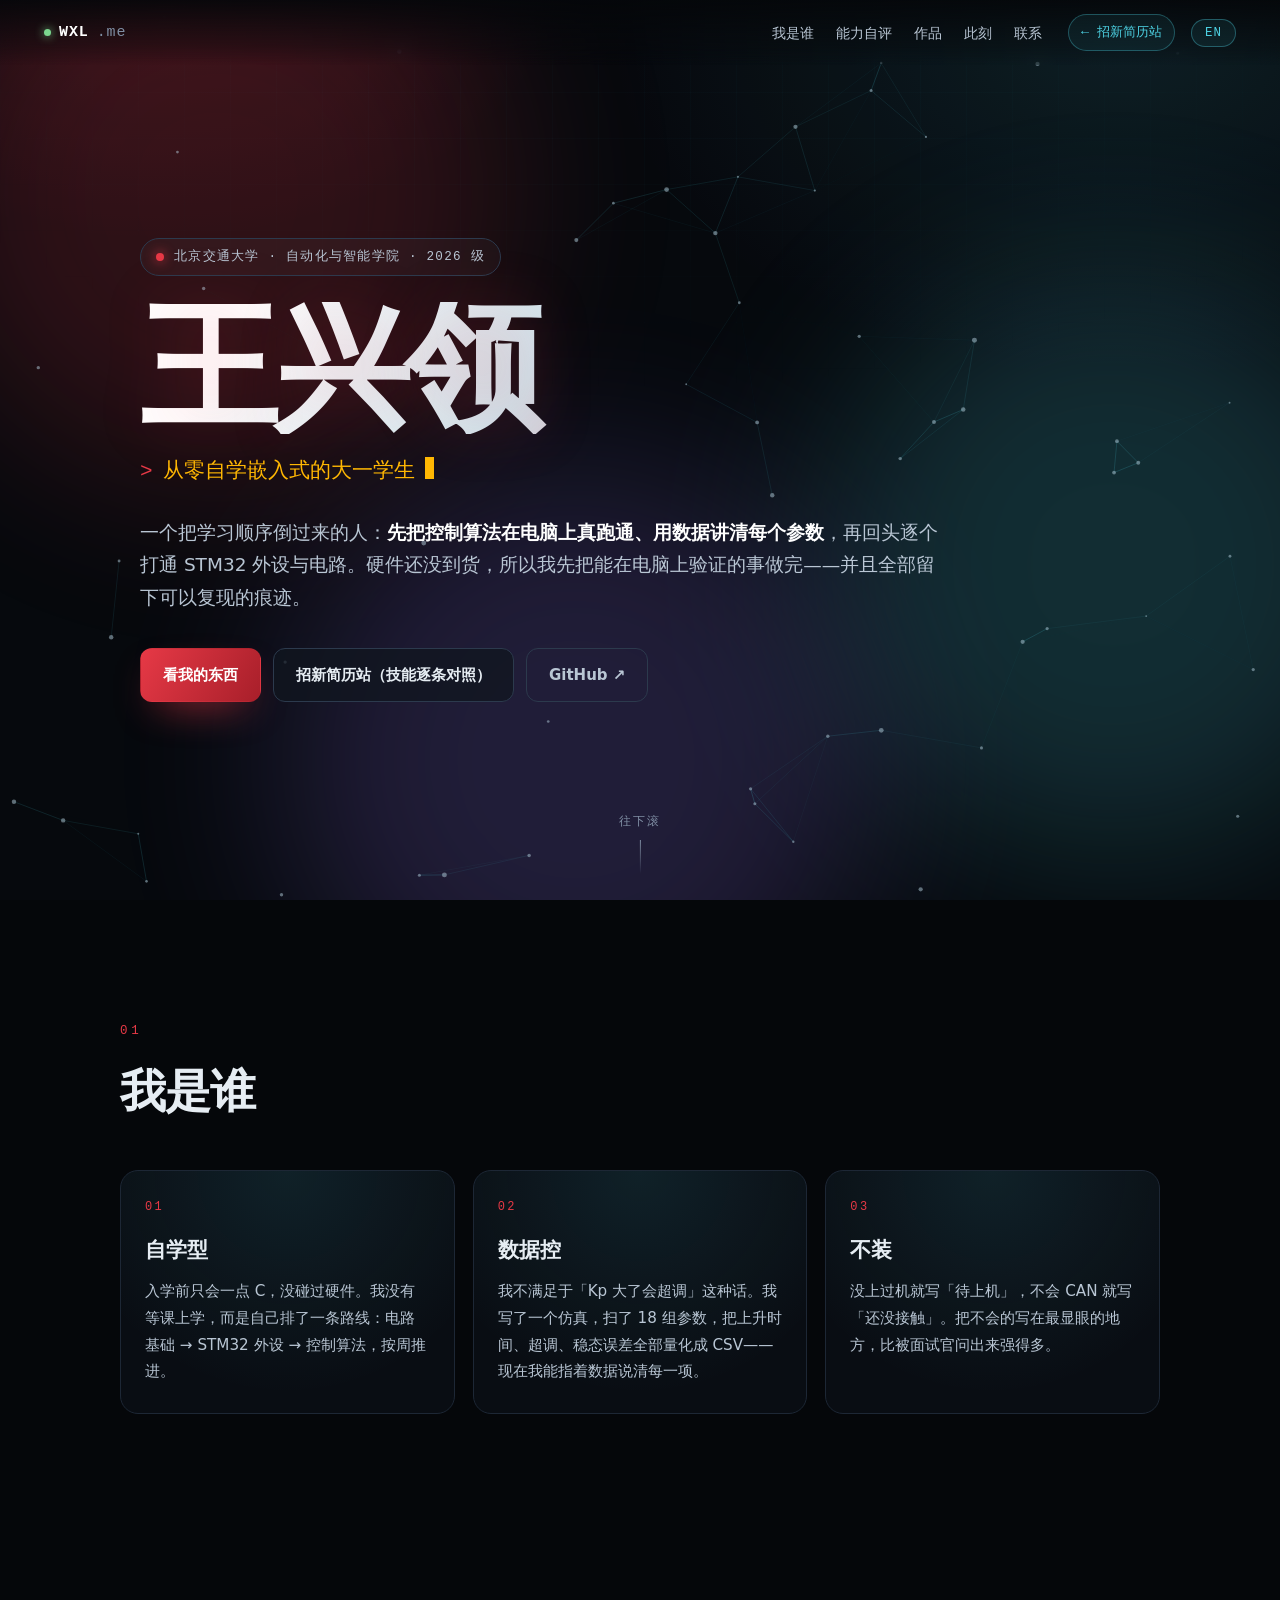
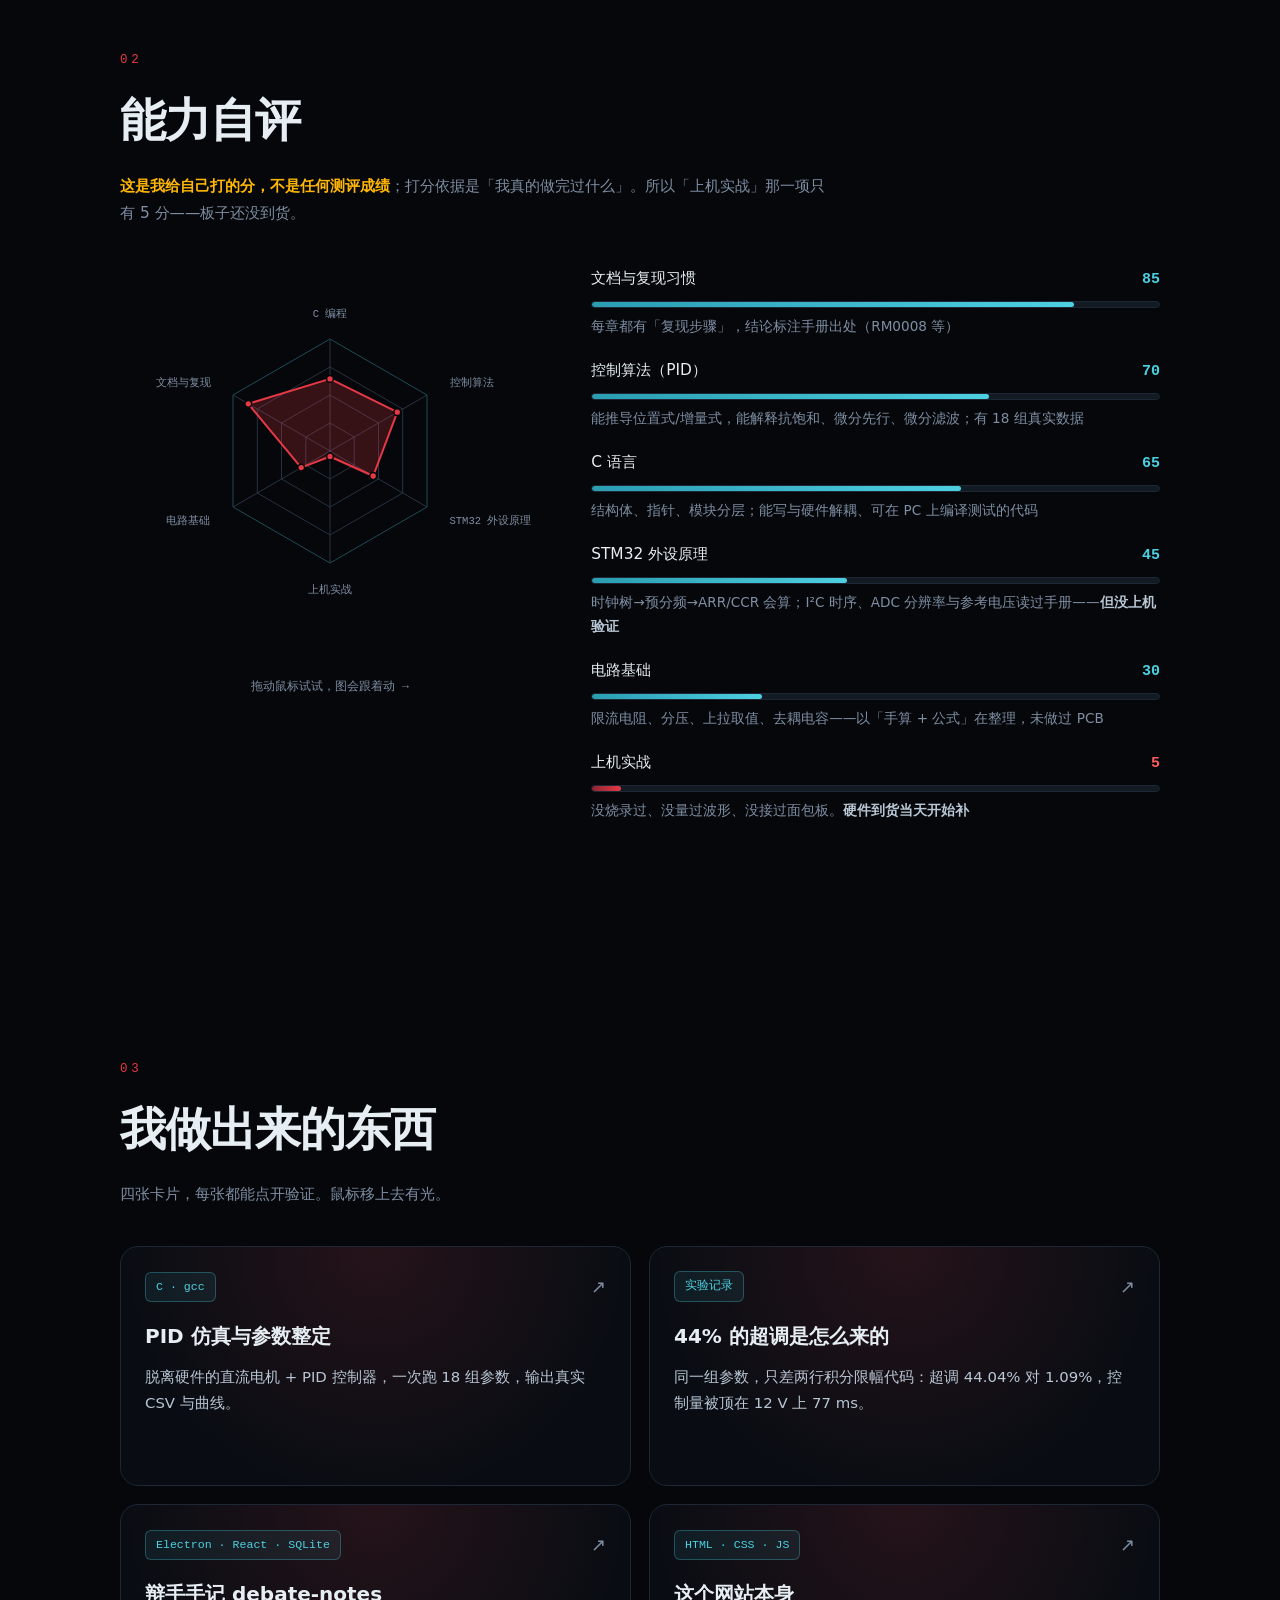
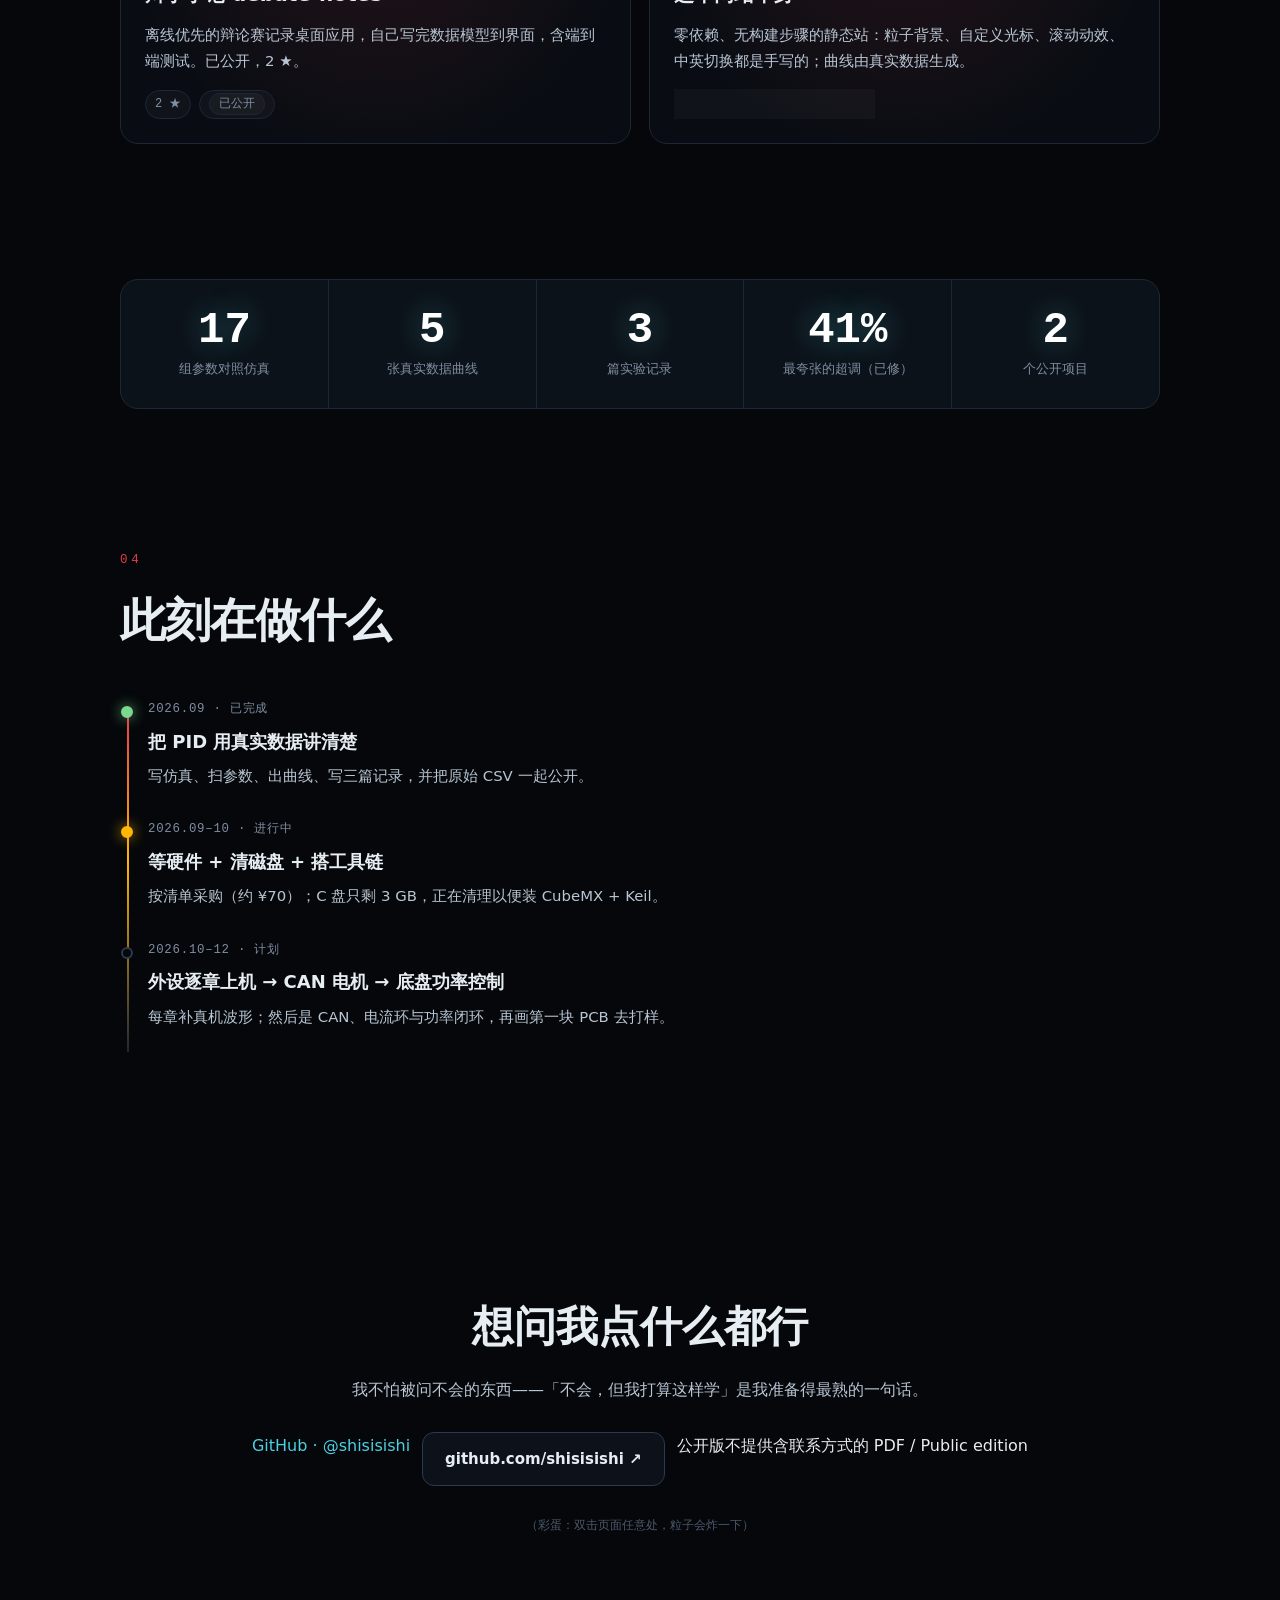
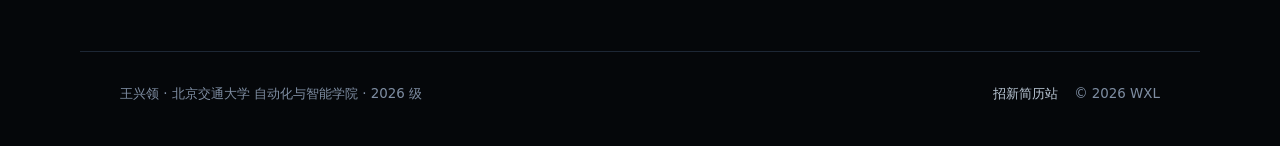
<file: me/index.html>
<!DOCTYPE html>
<html lang="zh-CN" data-lang="zh">
<head>
<meta charset="utf-8">
<meta name="viewport" content="width=device-width, initial-scale=1">
<title>王兴领 · 个人主页｜从零自学嵌入式</title>
<meta name="description" content="王兴领的个人主页：粒子交互、能力自评雷达、作品卡片。北京交通大学自动化类 2026 级，从零自学 STM32 与控制算法。">
<meta property="og:title" content="王兴领 · 个人主页">
<meta property="og:description" content="从零自学嵌入式的大一学生：把每个参数都用真实数据讲清楚。">
<meta property="og:type" content="profile">
<link rel="icon" href="../assets/img/favicon.svg" type="image/svg+xml">
<link rel="stylesheet" href="../assets/css/style.css">
<link rel="stylesheet" href="../assets/css/showcase.css">
</head>
<body class="sj">


<div class="sj-boot" id="sjBoot" aria-hidden="true">
  <div class="sj-boot-in">
    <div class="sj-boot-title">WXL <span>//</span> PERSONAL PAGE</div>
    <div class="sj-boot-bar"><i id="sjBootBar"></i></div>
    <div class="sj-boot-log" id="sjBootLog">initializing…</div>
  </div>
</div>


<div class="sj-progress"><i id="sjProgress"></i></div>


<div class="sj-cur-ring" id="sjRing" aria-hidden="true"></div>
<div class="sj-cur-dot" id="sjDot" aria-hidden="true"></div>


<canvas id="sjCanvas" class="sj-canvas" aria-hidden="true"></canvas>
<div class="sj-aurora" aria-hidden="true"><span></span><span></span><span></span></div>


<nav class="sj-nav">
  <a class="sj-nav-brand" href="#top">
    <span class="sj-live"></span> WXL<span class="sj-dim">.me</span>
  </a>
  <div class="sj-nav-links">
    <a href="#who"><span class="zh">我是谁</span><span class="en">Who</span></a>
    <a href="#ability"><span class="zh">能力自评</span><span class="en">Ability</span></a>
    <a href="#works"><span class="zh">作品</span><span class="en">Works</span></a>
    <a href="#now"><span class="zh">此刻</span><span class="en">Now</span></a>
    <a href="#contact"><span class="zh">联系</span><span class="en">Contact</span></a>
  </div>
  <a class="sj-nav-back" href="../index.html">
    <span class="zh">← 招新简历站</span><span class="en">← Résumé site</span>
  </a>
  <button class="lang-btn" type="button" aria-label="切换语言 / Switch language">EN</button>
</nav>


<header class="sj-hero" id="top">
  <div class="sj-hero-inner" id="sjParallax">
    <div class="sj-tag" data-depth="0.6">
      <span class="sj-dot-red"></span>
      <span class="zh">北京交通大学 · 自动化与智能学院 · 2026 级</span>
      <span class="en">BJTU · School of Automation and Intelligence · Class of 2026</span>
    </div>

    <h1 data-depth="1.6">
      <span class="zh">王兴领</span><span class="en">Wang Xingling</span>
    </h1>

    <div class="sj-type" data-depth="1.1">
      <span class="sj-type-pre">&gt;</span>
      <span id="sjType"></span><span class="sj-caret"></span>
    </div>

    <p class="sj-lede" data-depth="0.8">
      <span class="zh">一个把学习顺序倒过来的人：<b>先把控制算法在电脑上真跑通、用数据讲清每个参数</b>，再回头逐个打通 STM32 外设与电路。硬件还没到货，所以我先把能在电脑上验证的事做完——并且全部留下可以复现的痕迹。</span>
      <span class="en">I reordered my own learning path: <b>get the control algorithm genuinely running on a PC and explain every parameter with real data</b>, then work back through the STM32 peripherals and circuits. My board hasn't arrived yet, so I finished everything that can be verified on a computer — and left a reproducible trace for all of it.</span>
    </p>

    <div class="sj-cta" data-depth="0.5">
      <a class="sj-btn sj-btn-main" href="#works" data-magnet>
        <span class="zh">看我的东西</span><span class="en">See my work</span>
      </a>
      <a class="sj-btn" href="../index.html" data-magnet>
        <span class="zh">招新简历站（技能逐条对照）</span><span class="en">Résumé site (skill map)</span>
      </a>
      <a class="sj-btn sj-btn-ghost" href="https://github.com/shisisishi" target="_blank" rel="noopener" data-magnet>GitHub ↗</a>
    </div>
  </div>

  <div class="sj-scroll-hint" aria-hidden="true">
    <span class="zh">往下滚</span><span class="en">scroll</span>
    <i></i>
  </div>
</header>


<section class="sj-sec" id="who">
  <div class="sj-sec-head sj-rv">
    <span class="sj-idx">01</span>
    <h2><span class="zh">我是谁</span><span class="en">Who I am</span></h2>
  </div>

  <div class="sj-keys">
    <article class="sj-key sj-rv" data-spot>
      <div class="sj-key-no">01</div>
      <h3><span class="zh">自学型</span><span class="en">Self-taught</span></h3>
      <p>
        <span class="zh">入学前只会一点 C，没碰过硬件。我没有等课上学，而是自己排了一条路线：电路基础 → STM32 外设 → 控制算法，按周推进。</span>
        <span class="en">I arrived with a little C and no hardware. Instead of waiting for a course, I laid out my own route: circuits → STM32 peripherals → control algorithms, advanced weekly.</span>
      </p>
    </article>
    <article class="sj-key sj-rv" data-spot>
      <div class="sj-key-no">02</div>
      <h3><span class="zh">数据控</span><span class="en">Data-first</span></h3>
      <p>
        <span class="zh">我不满足于「Kp 大了会超调」这种话。我写了一个仿真，扫了 18 组参数，把上升时间、超调、稳态误差全部量化成 CSV——现在我能指着数据说清每一项。</span>
        <span class="en">“More Kp means more overshoot” isn't enough for me. I wrote a simulation, swept 18 parameter sets, and turned rise time, overshoot and steady-state error into CSV — now I can point at data for every claim.</span>
      </p>
    </article>
    <article class="sj-key sj-rv" data-spot>
      <div class="sj-key-no">03</div>
      <h3><span class="zh">不装</span><span class="en">No bluffing</span></h3>
      <p>
        <span class="zh">没上过机就写「待上机」，不会 CAN 就写「还没接触」。把不会的写在最显眼的地方，比被面试官问出来强得多。</span>
        <span class="en">Never touched a board → I write “pending hardware”. Never written CAN → I write “not yet”. Putting the gaps in plain sight beats being caught out by an interviewer.</span>
      </p>
    </article>
  </div>
</section>


<section class="sj-sec" id="ability">
  <div class="sj-sec-head sj-rv">
    <span class="sj-idx">02</span>
    <h2><span class="zh">能力自评</span><span class="en">Self-assessed ability</span></h2>
    <p class="sj-note">
      <span class="zh"><b>这是我给自己打的分，不是任何测评成绩</b>；打分依据是「我真的做完过什么」。所以「上机实战」那一项只有 5 分——板子还没到货。</span>
      <span class="en"><b>These are my own scores, not test results</b>, based on what I have actually finished. That's why “hands-on hardware” sits at 5 — the board hasn't arrived.</span>
    </p>
  </div>

  <div class="sj-ability">
    <div class="sj-radar-wrap sj-rv">
      <svg class="sj-radar" id="sjRadar" viewBox="-40 -10 420 402" role="img"
           aria-label="能力自评雷达图"
           data-labels="C 编程|控制算法|STM32 外设原理|上机实战|电路基础|文档与复现"
           data-values="65|70|45|5|30|85"></svg>
      <div class="sj-radar-cap">
        <span class="zh">拖动鼠标试试，图会跟着动 →</span>
        <span class="en">Move your mouse — it reacts →</span>
      </div>
    </div>

    <div class="sj-bars sj-rv">
      <div class="sj-bar" data-v="85">
        <div class="sj-bar-t"><span class="zh">文档与复现习惯</span><span class="en">Documentation &amp; reproducibility</span><b>85</b></div>
        <div class="sj-bar-l"><i></i></div>
        <div class="sj-bar-n"><span class="zh">每章都有「复现步骤」，结论标注手册出处（RM0008 等）</span><span class="en">Reproduction steps everywhere; every conclusion cites a manual (RM0008 etc.)</span></div>
      </div>
      <div class="sj-bar" data-v="70">
        <div class="sj-bar-t"><span class="zh">控制算法（PID）</span><span class="en">Control (PID)</span><b>70</b></div>
        <div class="sj-bar-l"><i></i></div>
        <div class="sj-bar-n"><span class="zh">能推导位置式/增量式，能解释抗饱和、微分先行、微分滤波；有 18 组真实数据</span><span class="en">Can derive positional/incremental forms; explains anti-windup, derivative-on-measurement and filtering; 18 real data sets</span></div>
      </div>
      <div class="sj-bar" data-v="65">
        <div class="sj-bar-t"><span class="zh">C 语言</span><span class="en">C</span><b>65</b></div>
        <div class="sj-bar-l"><i></i></div>
        <div class="sj-bar-n"><span class="zh">结构体、指针、模块分层；能写与硬件解耦、可在 PC 上编译测试的代码</span><span class="en">Structs, pointers, layering; writes hardware-decoupled code that compiles and tests on a PC</span></div>
      </div>
      <div class="sj-bar" data-v="45">
        <div class="sj-bar-t"><span class="zh">STM32 外设原理</span><span class="en">STM32 peripheral theory</span><b>45</b></div>
        <div class="sj-bar-l"><i></i></div>
        <div class="sj-bar-n"><span class="zh">时钟树→预分频→ARR/CCR 会算；I²C 时序、ADC 分辨率与参考电压读过手册——<b>但没上机验证</b></span><span class="en">Can compute clock tree → prescaler → ARR/CCR; read up on I²C timing and ADC scaling — <b>but not verified on hardware</b></span></div>
      </div>
      <div class="sj-bar" data-v="30">
        <div class="sj-bar-t"><span class="zh">电路基础</span><span class="en">Circuits</span><b>30</b></div>
        <div class="sj-bar-l"><i></i></div>
        <div class="sj-bar-n"><span class="zh">限流电阻、分压、上拉取值、去耦电容——以「手算 + 公式」在整理，未做过 PCB</span><span class="en">Current-limiting resistors, dividers, pull-ups, decoupling — being written up as hand calculations; no PCB work yet</span></div>
      </div>
      <div class="sj-bar sj-bar-low" data-v="5">
        <div class="sj-bar-t"><span class="zh">上机实战</span><span class="en">Hands-on hardware</span><b>5</b></div>
        <div class="sj-bar-l"><i></i></div>
        <div class="sj-bar-n"><span class="zh">没烧录过、没量过波形、没接过面包板。<b>硬件到货当天开始补</b></span><span class="en">No flashing, no scope traces, no breadboarding. <b>Starts the day the board arrives</b></span></div>
      </div>
    </div>
  </div>
</section>


<section class="sj-sec" id="works">
  <div class="sj-sec-head sj-rv">
    <span class="sj-idx">03</span>
    <h2><span class="zh">我做出来的东西</span><span class="en">Things I've built</span></h2>
    <p class="sj-note">
      <span class="zh">四张卡片，每张都能点开验证。鼠标移上去有光。</span>
      <span class="en">Four cards, each one verifiable. Hover for the spotlight.</span>
    </p>
  </div>

  <div class="sj-works">
    <a class="sj-work sj-rv" href="../index.html#projects" data-spot data-tilt>
      <div class="sj-work-top"><span class="sj-work-tag">C · gcc</span><span class="sj-work-arrow">↗</span></div>
      <h3><span class="zh">PID 仿真与参数整定</span><span class="en">PID simulation &amp; tuning</span></h3>
      <p><span class="zh">脱离硬件的直流电机 + PID 控制器，一次跑 18 组参数，输出真实 CSV 与曲线。</span><span class="en">A hardware-free DC motor + PID controller; one run yields 18 parameter cases with real CSVs and charts.</span></p>
      <div class="sj-work-kv"><span>18 <span class="zh">组数据</span><span class="en">cases</span></span><span>5 <span class="zh">张曲线</span><span class="en">charts</span></span><span>44.04% ↔ 1.09%</span></div>
    </a>

    <a class="sj-work sj-rv" href="../posts/integral-windup.html" data-spot data-tilt>
      <div class="sj-work-top"><span class="sj-work-tag"><span class="zh">实验记录</span><span class="en">Lab note</span></span><span class="sj-work-arrow">↗</span></div>
      <h3><span class="zh">44% 的超调是怎么来的</span><span class="en">Where 44% overshoot comes from</span></h3>
      <p><span class="zh">同一组参数，只差两行积分限幅代码：超调 44.04% 对 1.09%，控制量被顶在 12 V 上 77 ms。</span><span class="en">Same gains, two lines of integral clamping apart: 44.04% vs 1.09% overshoot, pinned at 12 V for 77 ms.</span></p>
      <div class="sj-work-kv"><span>Kp=1 / Ki=50</span><span>77 ms ↔ 39 ms</span></div>
    </a>

    <a class="sj-work sj-rv" href="https://github.com/shisisishi/debate-notes" target="_blank" rel="noopener" data-spot data-tilt>
      <div class="sj-work-top"><span class="sj-work-tag">Electron · React · SQLite</span><span class="sj-work-arrow">↗</span></div>
      <h3><span class="zh">辩手手记 debate-notes</span><span class="en">debate-notes</span></h3>
      <p><span class="zh">离线优先的辩论赛记录桌面应用，自己写完数据模型到界面，含端到端测试。已公开，2 ★。</span><span class="en">An offline-first desktop app for debating records — data model to UI, with end-to-end tests. Public, 2 ★.</span></p>
      <div class="sj-work-kv"><span>2 ★</span><span><span class="zh">已公开</span><span class="en">public</span></span></div>
    </a>

    <a class="sj-work sj-rv" href="../index.html" data-spot data-tilt>
      <div class="sj-work-top"><span class="sj-work-tag">HTML · CSS · JS</span><span class="sj-work-arrow">↗</span></div>
      <h3><span class="zh">这个网站本身</span><span class="en">This website</span></h3>
      <p><span class="zh">零依赖、无构建步骤的静态站：粒子背景、自定义光标、滚动动效、中英切换都是手写的；曲线由真实数据生成。</span><span class="en">A zero-dependency static site: particle background, custom cursor, scroll motion and bilingual toggle all hand-written; charts generated from real data.</span></p>
      <div class="sj-work-kv"><span>0 <span class="zh">依赖</span><span class="en">deps</span></span><span><span class="zh">1 条命令部署</span><span class="en">1-command deploy</span></span></div>
    </a>
  </div>
</section>


<section class="sj-sec sj-sec-nums">
  <div class="sj-nums sj-rv">
    <div class="sj-num"><b data-count="18">0</b><span class="zh">组参数对照仿真</span><span class="en">parameter cases</span></div>
    <div class="sj-num"><b data-count="5">0</b><span class="zh">张真实数据曲线</span><span class="en">real-data charts</span></div>
    <div class="sj-num"><b data-count="3">0</b><span class="zh">篇实验记录</span><span class="en">lab write-ups</span></div>
    <div class="sj-num"><b data-count="44" data-suffix="%">0</b><span class="zh">最夸张的超调（已修）</span><span class="en">worst overshoot (fixed)</span></div>
    <div class="sj-num"><b data-count="2">0</b><span class="zh">个公开项目</span><span class="en">public projects</span></div>
  </div>
</section>


<section class="sj-sec" id="now">
  <div class="sj-sec-head sj-rv">
    <span class="sj-idx">04</span>
    <h2><span class="zh">此刻在做什么</span><span class="en">What I'm doing right now</span></h2>
  </div>
  <div class="sj-timeline">
    <div class="sj-tl sj-rv">
      <span class="sj-tl-dot done"></span>
      <div class="sj-tl-body">
        <div class="sj-tl-when">2026.09 · <span class="zh">已完成</span><span class="en">done</span></div>
        <h4><span class="zh">把 PID 用真实数据讲清楚</span><span class="en">PID, explained with real data</span></h4>
        <p><span class="zh">写仿真、扫参数、出曲线、写三篇记录，并把原始 CSV 一起公开。</span><span class="en">Wrote the simulation, swept parameters, produced the charts, published three write-ups plus the raw CSVs.</span></p>
      </div>
    </div>
    <div class="sj-tl sj-rv">
      <span class="sj-tl-dot now"></span>
      <div class="sj-tl-body">
        <div class="sj-tl-when">2026.09–10 · <span class="zh">进行中</span><span class="en">in progress</span></div>
        <h4><span class="zh">等硬件 + 清磁盘 + 搭工具链</span><span class="en">Waiting on hardware, freeing disk, setting up tools</span></h4>
        <p><span class="zh">按清单采购（约 ¥70）；C 盘只剩 3 GB，正在清理以便装 CubeMX + Keil。</span><span class="en">Buying the parts (~¥70); only 3 GB left on C:, clearing space for CubeMX + Keil.</span></p>
      </div>
    </div>
    <div class="sj-tl sj-rv">
      <span class="sj-tl-dot"></span>
      <div class="sj-tl-body">
        <div class="sj-tl-when">2026.10–12 · <span class="zh">计划</span><span class="en">planned</span></div>
        <h4><span class="zh">外设逐章上机 → CAN 电机 → 底盘功率控制</span><span class="en">Peripherals on hardware → CAN motors → power control</span></h4>
        <p><span class="zh">每章补真机波形；然后是 CAN、电流环与功率闭环，再画第一块 PCB 去打样。</span><span class="en">Real waveform per chapter, then CAN, current loop and a power loop, then route a first PCB.</span></p>
      </div>
    </div>
  </div>
</section>


<section class="sj-sec sj-sec-contact" id="contact">
  <div class="sj-contact sj-rv">
    <h2>
      <span class="zh">想问我点什么都行</span><span class="en">Ask me anything</span>
    </h2>
    <p>
      <span class="zh">我不怕被问不会的东西——「不会，但我打算这样学」是我准备得最熟的一句话。</span>
      <span class="en">I'm not afraid of questions I can't answer — “not yet, and here's how I'd learn it” is the line I've rehearsed most.</span>
    </p>
    <div class="sj-cta sj-cta-center">
      <a href="https://github.com/shisisishi" target="_blank" rel="noopener">GitHub · @shisisishi</a>
      <a class="sj-btn" href="https://github.com/shisisishi" target="_blank" rel="noopener" data-magnet>github.com/shisisishi ↗</a>
      <span>公开版不提供含联系方式的 PDF / Public edition</span>
    </div>
    <div class="sj-easter">
      <span class="zh">（彩蛋：双击页面任意处，粒子会炸一下）</span>
      <span class="en">(Easter egg: double-click anywhere and the particles burst)</span>
    </div>
  </div>
</section>

<footer class="sj-foot">
  <div>
    <span class="zh">王兴领 · 北京交通大学 自动化与智能学院 · 2026 级</span>
    <span class="en">Wang Xingling · BJTU · Class of 2026</span>
  </div>
  <div class="sj-foot-r">
    <a href="../index.html"><span class="zh">招新简历站</span><span class="en">Résumé site</span></a>
    <span class="sj-dim">© <span data-year>2026</span> WXL</span>
  </div>
</footer>

<script src="../assets/js/app.js"></script>
<script src="../assets/js/showcase.js"></script>
</body>
</html>
</file>
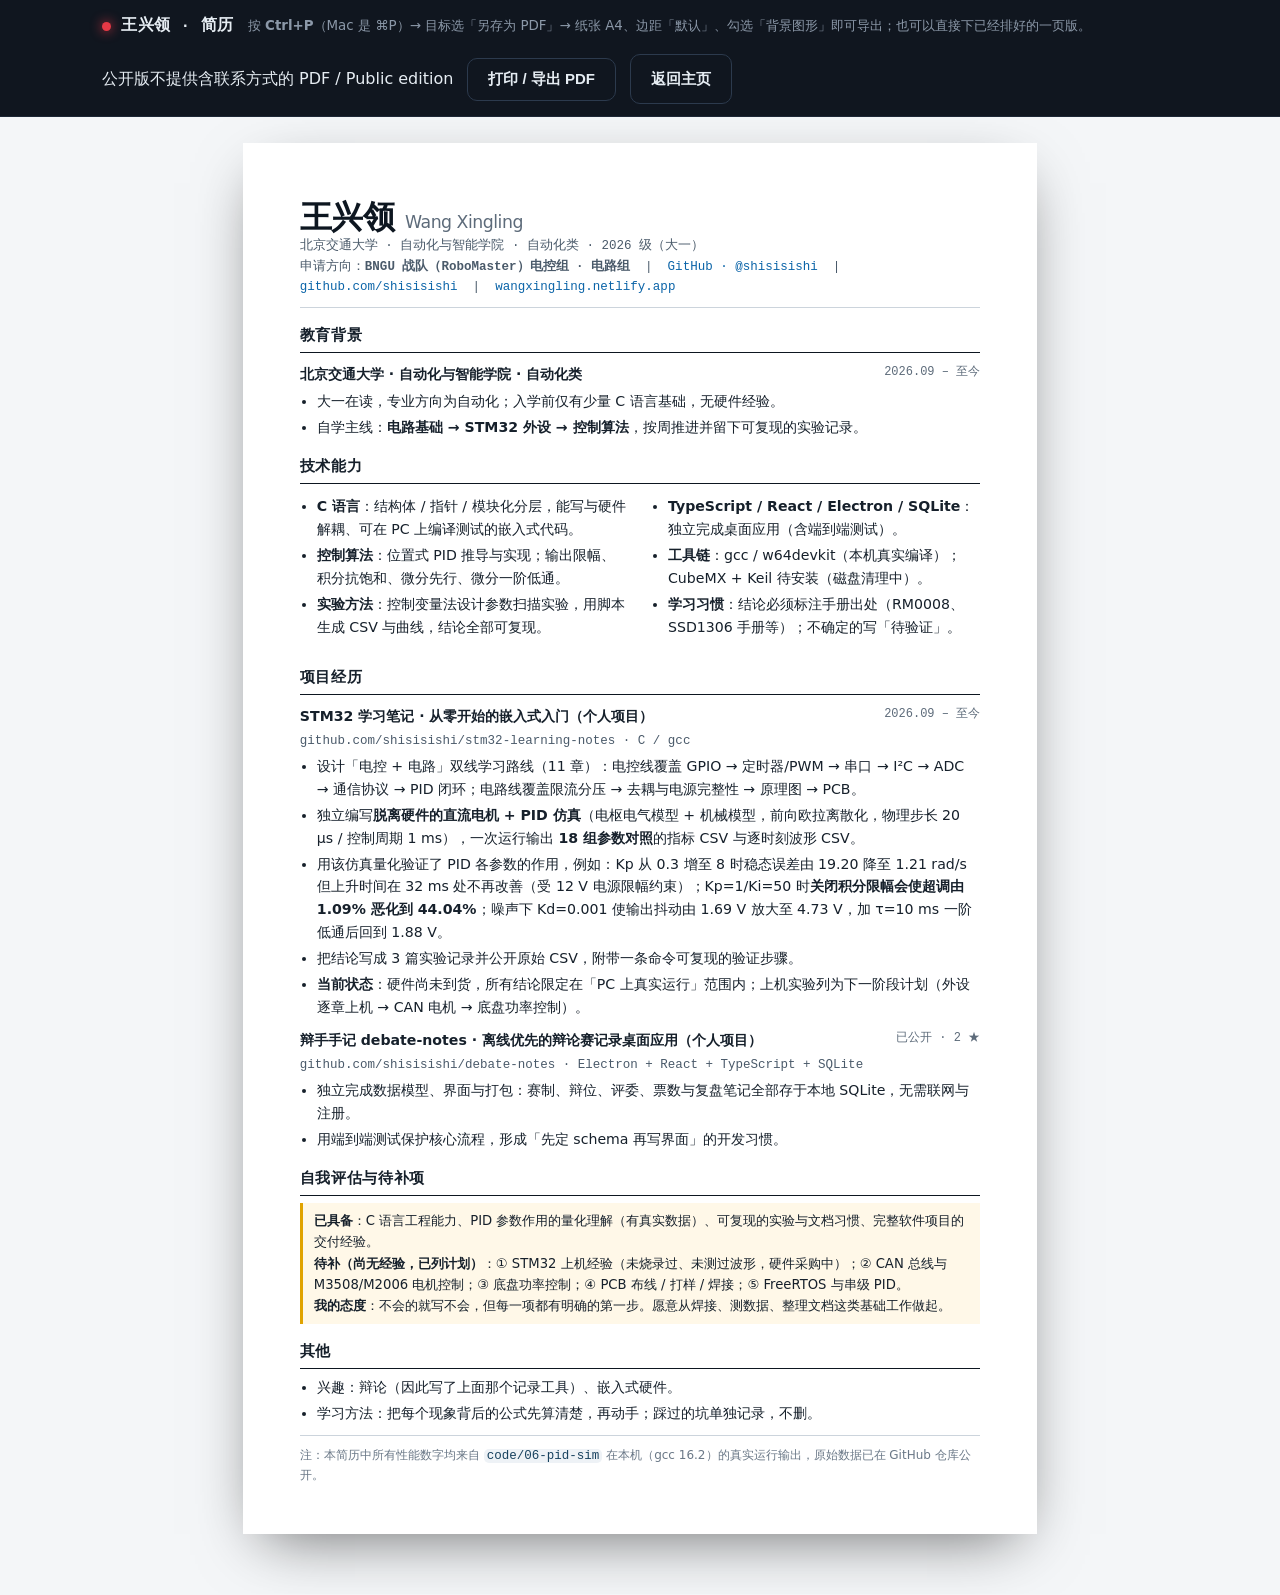
<file: resume.html>
<!DOCTYPE html>
<html lang="zh-CN" data-lang="zh">
<head>
<meta charset="utf-8">
<meta name="viewport" content="width=device-width, initial-scale=1">
<title>王兴领 · 简历（可打印）</title>
<meta name="description" content="王兴领的简历：北京交通大学自动化类 2026 级，申请 BNGU 战队电控组 / 电路组。">
<link rel="icon" href="assets/img/favicon.svg" type="image/svg+xml">
<link rel="stylesheet" href="assets/css/style.css">
</head>
<body class="resume-page">

<div class="resume-toolbar">
  <div class="wrap">
    <a class="brand" href="index.html" style="color:#e6edf3">
      <span class="dot"></span> <span>王兴领 · 简历</span>
    </a>
    <span class="hint">按 <b>Ctrl+P</b>（Mac 是 ⌘P）→ 目标选「另存为 PDF」→ 纸张 A4、边距「默认」、勾选「背景图形」即可导出；也可以直接下已经排好的一页版。</span>
    <span>公开版不提供含联系方式的 PDF / Public edition</span>
    <button class="btn" type="button" onclick="window.print()">打印 / 导出 PDF</button>
    <a class="btn" href="index.html">返回主页</a>
  </div>
</div>

<div class="sheet">

  
  <h1>王兴领 <span style="font-size:13pt;font-weight:400;color:#5d6b7a">Wang Xingling</span></h1>
  <div class="rl">北京交通大学 · 自动化与智能学院 · 自动化类 · 2026 级（大一）</div>
  <div class="rl">
    申请方向：<b>BNGU 战队（RoboMaster）电控组 · 电路组</b> &nbsp;|&nbsp;
    <a href="https://github.com/shisisishi" target="_blank" rel="noopener">GitHub · @shisisishi</a> &nbsp;|&nbsp;
    <a href="https://github.com/shisisishi">github.com/shisisishi</a> &nbsp;|&nbsp;
    <a href="https://wangxingling.netlify.app">wangxingling.netlify.app</a>
  </div>

  <div class="rule"></div>

  
  <h2>教育背景 <span class="en">Education</span></h2>
  <h3>北京交通大学 · 自动化与智能学院 · 自动化类<span class="when">2026.09 – 至今</span></h3>
  <ul>
    <li>大一在读，专业方向为自动化；入学前仅有少量 C 语言基础，无硬件经验。</li>
    <li>自学主线：<b>电路基础 → STM32 外设 → 控制算法</b>，按周推进并留下可复现的实验记录。</li>
  </ul>

  
  <h2>技术能力 <span class="en">Skills</span></h2>
  <div class="two">
    <ul>
      <li><b>C 语言</b>：结构体 / 指针 / 模块化分层，能写与硬件解耦、可在 PC 上编译测试的嵌入式代码。</li>
      <li><b>控制算法</b>：位置式 PID 推导与实现；输出限幅、积分抗饱和、微分先行、微分一阶低通。</li>
      <li><b>实验方法</b>：控制变量法设计参数扫描实验，用脚本生成 CSV 与曲线，结论全部可复现。</li>
    </ul>
    <ul>
      <li><b>TypeScript / React / Electron / SQLite</b>：独立完成桌面应用（含端到端测试）。</li>
      <li><b>工具链</b>：gcc / w64devkit（本机真实编译）；CubeMX + Keil 待安装（磁盘清理中）。</li>
      <li><b>学习习惯</b>：结论必须标注手册出处（RM0008、SSD1306 手册等）；不确定的写「待验证」。</li>
    </ul>
  </div>

  
  <h2>项目经历 <span class="en">Projects</span></h2>

  <h3>STM32 学习笔记 · 从零开始的嵌入式入门（个人项目）<span class="when">2026.09 – 至今</span></h3>
  <div class="rl" style="margin-bottom:3px">github.com/shisisishi/stm32-learning-notes · C / gcc</div>
  <ul>
    <li>设计「电控 + 电路」双线学习路线（11 章）：电控线覆盖 GPIO → 定时器/PWM → 串口 → I²C → ADC → 通信协议 → PID 闭环；电路线覆盖限流分压 → 去耦与电源完整性 → 原理图 → PCB。</li>
    <li>独立编写<b>脱离硬件的直流电机 + PID 仿真</b>（电枢电气模型 + 机械模型，前向欧拉离散化，物理步长 20 µs / 控制周期 1 ms），一次运行输出 <b>18 组参数对照</b>的指标 CSV 与逐时刻波形 CSV。</li>
    <li>用该仿真量化验证了 PID 各参数的作用，例如：Kp 从 0.3 增至 8 时稳态误差由 19.20 降至 1.21 rad/s 但上升时间在 32 ms 处不再改善（受 12 V 电源限幅约束）；Kp=1/Ki=50 时<b>关闭积分限幅会使超调由 1.09% 恶化到 44.04%</b>；噪声下 Kd=0.001 使输出抖动由 1.69 V 放大至 4.73 V，加 τ=10 ms 一阶低通后回到 1.88 V。</li>
    <li>把结论写成 3 篇实验记录并公开原始 CSV，附带一条命令可复现的验证步骤。</li>
    <li><b>当前状态</b>：硬件尚未到货，所有结论限定在「PC 上真实运行」范围内；上机实验列为下一阶段计划（外设逐章上机 → CAN 电机 → 底盘功率控制）。</li>
  </ul>

  <h3>辩手手记 debate-notes · 离线优先的辩论赛记录桌面应用（个人项目）<span class="when">已公开 · 2 ★</span></h3>
  <div class="rl" style="margin-bottom:3px">github.com/shisisishi/debate-notes · Electron + React + TypeScript + SQLite</div>
  <ul>
    <li>独立完成数据模型、界面与打包：赛制、辩位、评委、票数与复盘笔记全部存于本地 SQLite，无需联网与注册。</li>
    <li>用端到端测试保护核心流程，形成「先定 schema 再写界面」的开发习惯。</li>
  </ul>

  
  <h2>自我评估与待补项 <span class="en">Self-assessment</span></h2>
  <div class="honest">
    <b>已具备</b>：C 语言工程能力、PID 参数作用的量化理解（有真实数据）、可复现的实验与文档习惯、完整软件项目的交付经验。<br>
    <b>待补（尚无经验，已列计划）</b>：① STM32 上机经验（未烧录过、未测过波形，硬件采购中）；② CAN 总线与 M3508/M2006 电机控制；③ 底盘功率控制；④ PCB 布线 / 打样 / 焊接；⑤ FreeRTOS 与串级 PID。<br>
    <b>我的态度</b>：不会的就写不会，但每一项都有明确的第一步。愿意从焊接、测数据、整理文档这类基础工作做起。
  </div>

  
  <h2>其他 <span class="en">Other</span></h2>
  <ul>
    <li>兴趣：辩论（因此写了上面那个记录工具）、嵌入式硬件。</li>
    <li>学习方法：把每个现象背后的公式先算清楚，再动手；踩过的坑单独记录，不删。</li>
  </ul>

  <div class="rule"></div>
  <div style="font-size:9pt;color:#6a7887">
    注：本简历中所有性能数字均来自 <code>code/06-pid-sim</code> 在本机（gcc 16.2）的真实运行输出，原始数据已在 GitHub 仓库公开。
  </div>
</div>

</body>
</html>
</file>
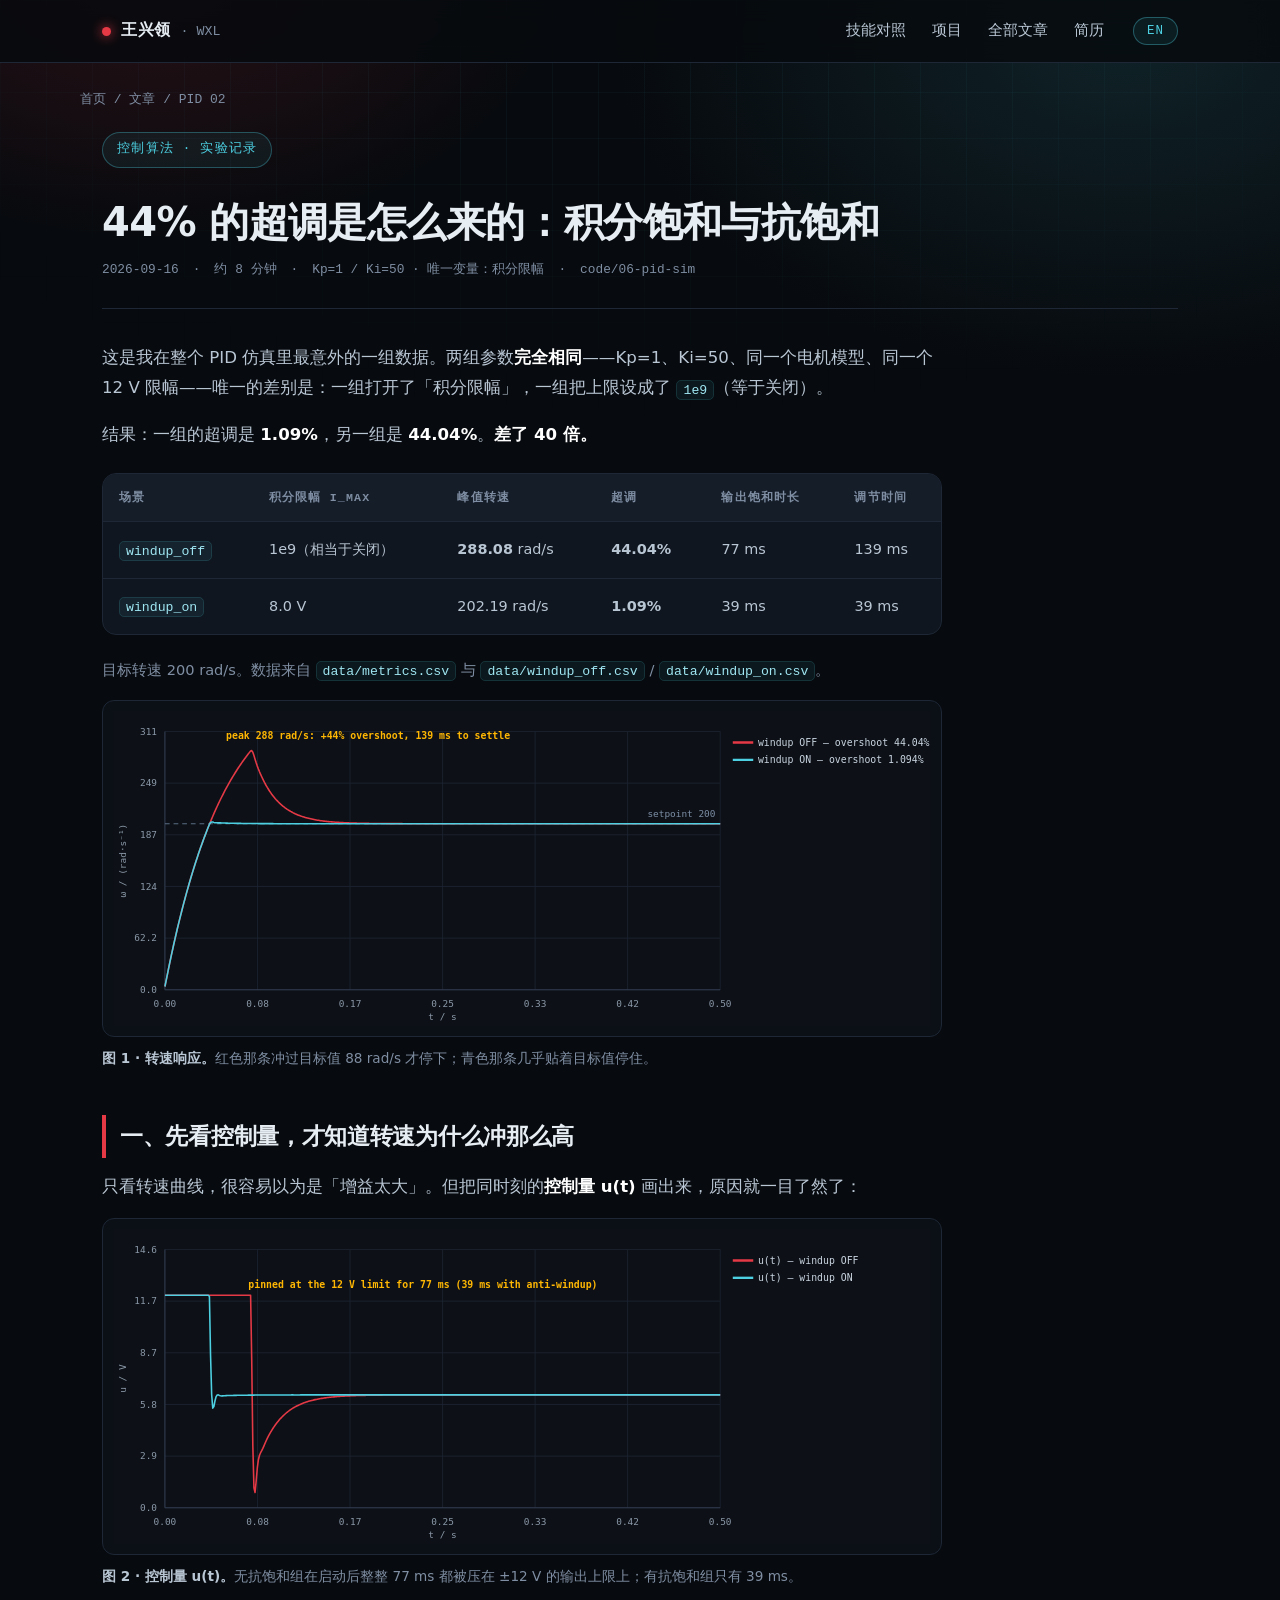
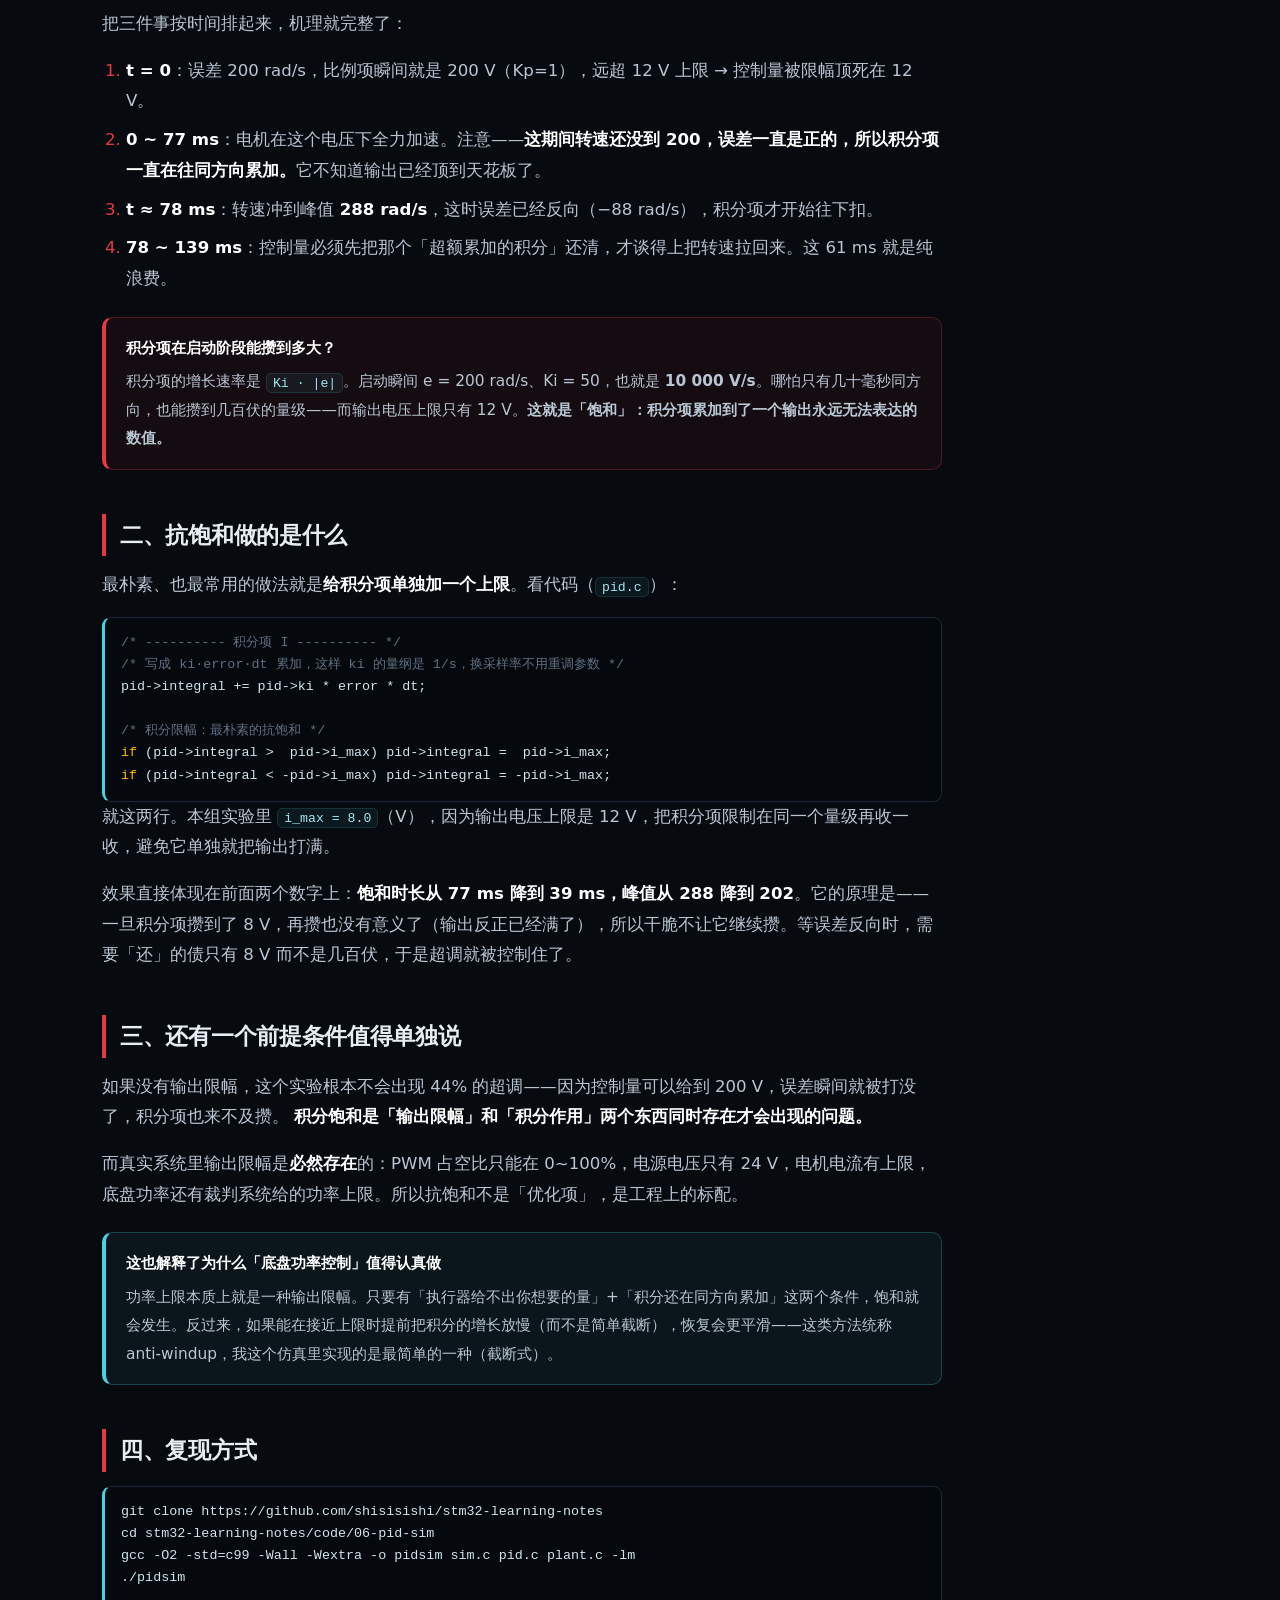
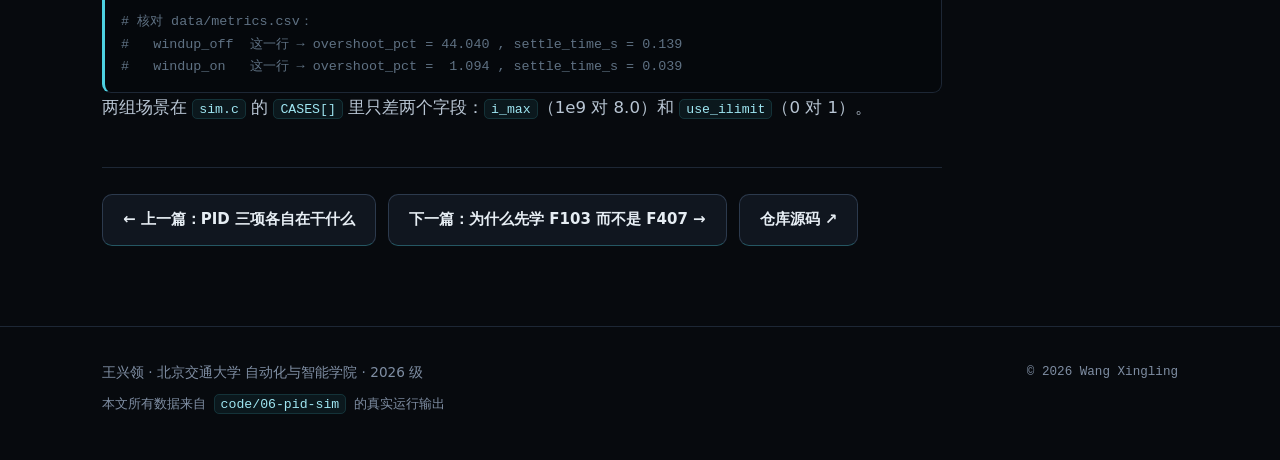
<file: posts/integral-windup.html>
<!DOCTYPE html>
<html lang="zh-CN" data-lang="zh">
<head>
<meta charset="utf-8">
<meta name="viewport" content="width=device-width, initial-scale=1">
<title>44% 的超调是怎么来的：积分饱和与抗饱和｜王兴领</title>
<meta name="description" content="同一组 PID 参数，只差一行积分限幅代码：超调 44.04% 对比 1.09%，调节时间 139ms 对比 39ms。用真实仿真数据讲清积分饱和的机理。">
<link rel="icon" href="../assets/img/favicon.svg" type="image/svg+xml">
<link rel="stylesheet" href="../assets/css/style.css">
</head>
<body>

<nav class="nav">
  <div class="wrap nav-in">
    <a class="brand" href="../index.html">
      <span class="dot"></span>
      <span class="zh">王兴领 <small>· WXL</small></span>
      <span class="en">Wang Xingling <small>· WXL</small></span>
    </a>
    <div class="nav-links">
      <a href="../index.html#skills"><span class="zh">技能对照</span><span class="en">Skill map</span></a>
      <a href="../index.html#projects"><span class="zh">项目</span><span class="en">Projects</span></a>
      <a href="../index.html#posts"><span class="zh">全部文章</span><span class="en">All writing</span></a>
      <a href="../resume.html"><span class="zh">简历</span><span class="en">Résumé</span></a>
    </div>
    <button class="lang-btn" type="button" aria-label="切换语言 / Switch language">EN</button>
  </div>
</nav>

<div class="wrap crumb">
  <a href="../index.html">首页</a> / <a href="../index.html#posts">文章</a> / PID 02
</div>

<div class="wrap">
  <header class="article-head">
    <span class="kicker">控制算法 · 实验记录</span>
    <h1>44% 的超调是怎么来的：积分饱和与抗饱和</h1>
    <div class="article-meta">
      <span>2026-09-16</span><span>·</span><span>约 8 分钟</span><span>·</span>
      <span>Kp=1 / Ki=50 · 唯一变量：积分限幅</span><span>·</span><span>code/06-pid-sim</span>
    </div>
  </header>

  <div class="callout en" style="margin-top:22px">
    <span class="t">Note</span>
    This write-up is in Chinese; the charts, code and data are language-neutral. Happy to explain any part in English.
  </div>

  <article class="article-body">
    <p>
      这是我在整个 PID 仿真里最意外的一组数据。两组参数<strong>完全相同</strong>——Kp=1、Ki=50、同一个电机模型、同一个 12 V 限幅——唯一的差别是：一组打开了「积分限幅」，一组把上限设成了 <code>1e9</code>（等于关闭）。
    </p>
    <p>
      结果：一组的超调是 <strong>1.09%</strong>，另一组是 <strong>44.04%</strong>。<strong>差了 40 倍。</strong>
    </p>

    <div class="table-scroll">
      <table>
        <thead><tr>
          <th>场景</th><th>积分限幅 i_max</th><th>峰值转速</th><th>超调</th><th>输出饱和时长</th><th>调节时间</th>
        </tr></thead>
        <tbody>
          <tr>
            <td><code>windup_off</code></td>
            <td>1e9（相当于关闭）</td>
            <td><strong>288.08</strong> rad/s</td>
            <td><strong>44.04%</strong></td>
            <td>77 ms</td>
            <td>139 ms</td>
          </tr>
          <tr>
            <td><code>windup_on</code></td>
            <td>8.0 V</td>
            <td>202.19 rad/s</td>
            <td><strong>1.09%</strong></td>
            <td>39 ms</td>
            <td>39 ms</td>
          </tr>
        </tbody>
      </table>
    </div>
    <p style="font-size:14.6px;color:var(--muted)">目标转速 200 rad/s。数据来自 <code>data/metrics.csv</code> 与 <code>data/windup_off.csv</code> / <code>data/windup_on.csv</code>。</p>

    <figure>
      <div class="chart-frame">
        <img src="../assets/img/chart-windup.svg" alt="积分饱和对比：无抗饱和超调 44.04%，有抗饱和 1.09%">
      </div>
      <figcaption><b>图 1 · 转速响应。</b>红色那条冲过目标值 88 rad/s 才停下；青色那条几乎贴着目标值停住。</figcaption>
    </figure>

    <h2>一、先看控制量，才知道转速为什么冲那么高</h2>
    <p>
      只看转速曲线，很容易以为是「增益太大」。但把同时刻的<strong>控制量 u(t)</strong> 画出来，原因就一目了然了：
    </p>
    <figure>
      <div class="chart-frame">
        <img src="../assets/img/chart-control-effort.svg" alt="控制量 u(t) 对比：无抗饱和组被顶在 12V 上 77ms">
      </div>
      <figcaption><b>图 2 · 控制量 u(t)。</b>无抗饱和组在启动后整整 77 ms 都被压在 ±12 V 的输出上限上；有抗饱和组只有 39 ms。</figcaption>
    </figure>
    <p>
      把三件事按时间排起来，机理就完整了：
    </p>
    <ol>
      <li><strong>t = 0</strong>：误差 200 rad/s，比例项瞬间就是 200 V（Kp=1），远超 12 V 上限 → 控制量被限幅顶死在 12 V。</li>
      <li><strong>0 ~ 77 ms</strong>：电机在这个电压下全力加速。注意——<strong>这期间转速还没到 200，误差一直是正的，所以积分项一直在往同方向累加。</strong>它不知道输出已经顶到天花板了。</li>
      <li><strong>t ≈ 78 ms</strong>：转速冲到峰值 <strong>288 rad/s</strong>，这时误差已经反向（−88 rad/s），积分项才开始往下扣。</li>
      <li><strong>78 ~ 139 ms</strong>：控制量必须先把那个「超额累加的积分」还清，才谈得上把转速拉回来。这 61 ms 就是纯浪费。</li>
    </ol>
    <div class="callout bad">
      <span class="t">积分项在启动阶段能攒到多大？</span>
      积分项的增长速率是 <code>Ki · |e|</code>。启动瞬间 e = 200 rad/s、Ki = 50，也就是 <strong>10 000 V/s</strong>。哪怕只有几十毫秒同方向，也能攒到几百伏的量级——而输出电压上限只有 12 V。<strong>这就是「饱和」：积分项累加到了一个输出永远无法表达的数值。</strong>
    </div>

    <h2>二、抗饱和做的是什么</h2>
    <p>
      最朴素、也最常用的做法就是<strong>给积分项单独加一个上限</strong>。看代码（<code>pid.c</code>）：
    </p>
    <pre><span class="c">/* ---------- 积分项 I ---------- */</span>
<span class="c">/* 写成 ki·error·dt 累加，这样 ki 的量纲是 1/s，换采样率不用重调参数 */</span>
pid-&gt;integral += pid-&gt;ki * error * dt;

<span class="c">/* 积分限幅：最朴素的抗饱和 */</span>
<span class="k">if</span> (pid-&gt;integral &gt;  pid-&gt;i_max) pid-&gt;integral =  pid-&gt;i_max;
<span class="k">if</span> (pid-&gt;integral &lt; -pid-&gt;i_max) pid-&gt;integral = -pid-&gt;i_max;</pre>
    <p>
      就这两行。本组实验里 <code>i_max = 8.0</code>（V），因为输出电压上限是 12 V，把积分项限制在同一个量级再收一收，避免它单独就把输出打满。
    </p>
    <p>
      效果直接体现在前面两个数字上：<strong>饱和时长从 77 ms 降到 39 ms，峰值从 288 降到 202</strong>。它的原理是——一旦积分项攒到了 8 V，再攒也没有意义了（输出反正已经满了），所以干脆不让它继续攒。等误差反向时，需要「还」的债只有 8 V 而不是几百伏，于是超调就被控制住了。
    </p>

    <h2>三、还有一个前提条件值得单独说</h2>
    <p>
      如果没有输出限幅，这个实验根本不会出现 44% 的超调——因为控制量可以给到 200 V，误差瞬间就被打没了，积分项也来不及攒。
      <strong>积分饱和是「输出限幅」和「积分作用」两个东西同时存在才会出现的问题。</strong>
    </p>
    <p>
      而真实系统里输出限幅是<strong>必然存在</strong>的：PWM 占空比只能在 0~100%，电源电压只有 24 V，电机电流有上限，底盘功率还有裁判系统给的功率上限。所以抗饱和不是「优化项」，是工程上的标配。
    </p>
    <div class="callout">
      <span class="t">这也解释了为什么「底盘功率控制」值得认真做</span>
      功率上限本质上就是一种输出限幅。只要有「执行器给不出你想要的量」+「积分还在同方向累加」这两个条件，饱和就会发生。反过来，如果能在接近上限时提前把积分的增长放慢（而不是简单截断），恢复会更平滑——这类方法统称 anti-windup，我这个仿真里实现的是最简单的一种（截断式）。
    </div>

    <h2>四、复现方式</h2>
    <pre>git clone https://github.com/shisisishi/stm32-learning-notes
cd stm32-learning-notes/code/06-pid-sim
gcc -O2 -std=c99 -Wall -Wextra -o pidsim sim.c pid.c plant.c -lm
./pidsim

<span class="c"># 核对 data/metrics.csv：</span>
<span class="c">#   windup_off  这一行 → overshoot_pct = 44.040 , settle_time_s = 0.139</span>
<span class="c">#   windup_on   这一行 → overshoot_pct =  1.094 , settle_time_s = 0.039</span></pre>
    <p>
      两组场景在 <code>sim.c</code> 的 <code>CASES[]</code> 里只差两个字段：<code>i_max</code>（1e9 对 8.0）和 <code>use_ilimit</code>（0 对 1）。
    </p>

    <div class="article-foot">
      <a class="btn" href="pid-three-terms.html">← 上一篇：PID 三项各自在干什么</a>
      <a class="btn" href="why-f103-not-f407.html">下一篇：为什么先学 F103 而不是 F407 →</a>
      <a class="btn" href="https://github.com/shisisishi/stm32-learning-notes" target="_blank" rel="noopener">仓库源码 ↗</a>
    </div>
  </article>
</div>

<footer>
  <div class="wrap foot-grid">
    <div>
      <div class="zh">王兴领 · 北京交通大学 自动化与智能学院 · 2026 级</div>
      <div class="en">Wang Xingling · BJTU, School of Automation and Intelligence · Class of 2026</div>
      <div class="mono" style="margin-top:8px">本文所有数据来自 <code>code/06-pid-sim</code> 的真实运行输出</div>
    </div>
    <div style="text-align:right"><div class="mono">© <span data-year>2026</span> Wang Xingling</div></div>
  </div>
</footer>

<script src="../assets/js/app.js"></script>
</body>
</html>
</file>
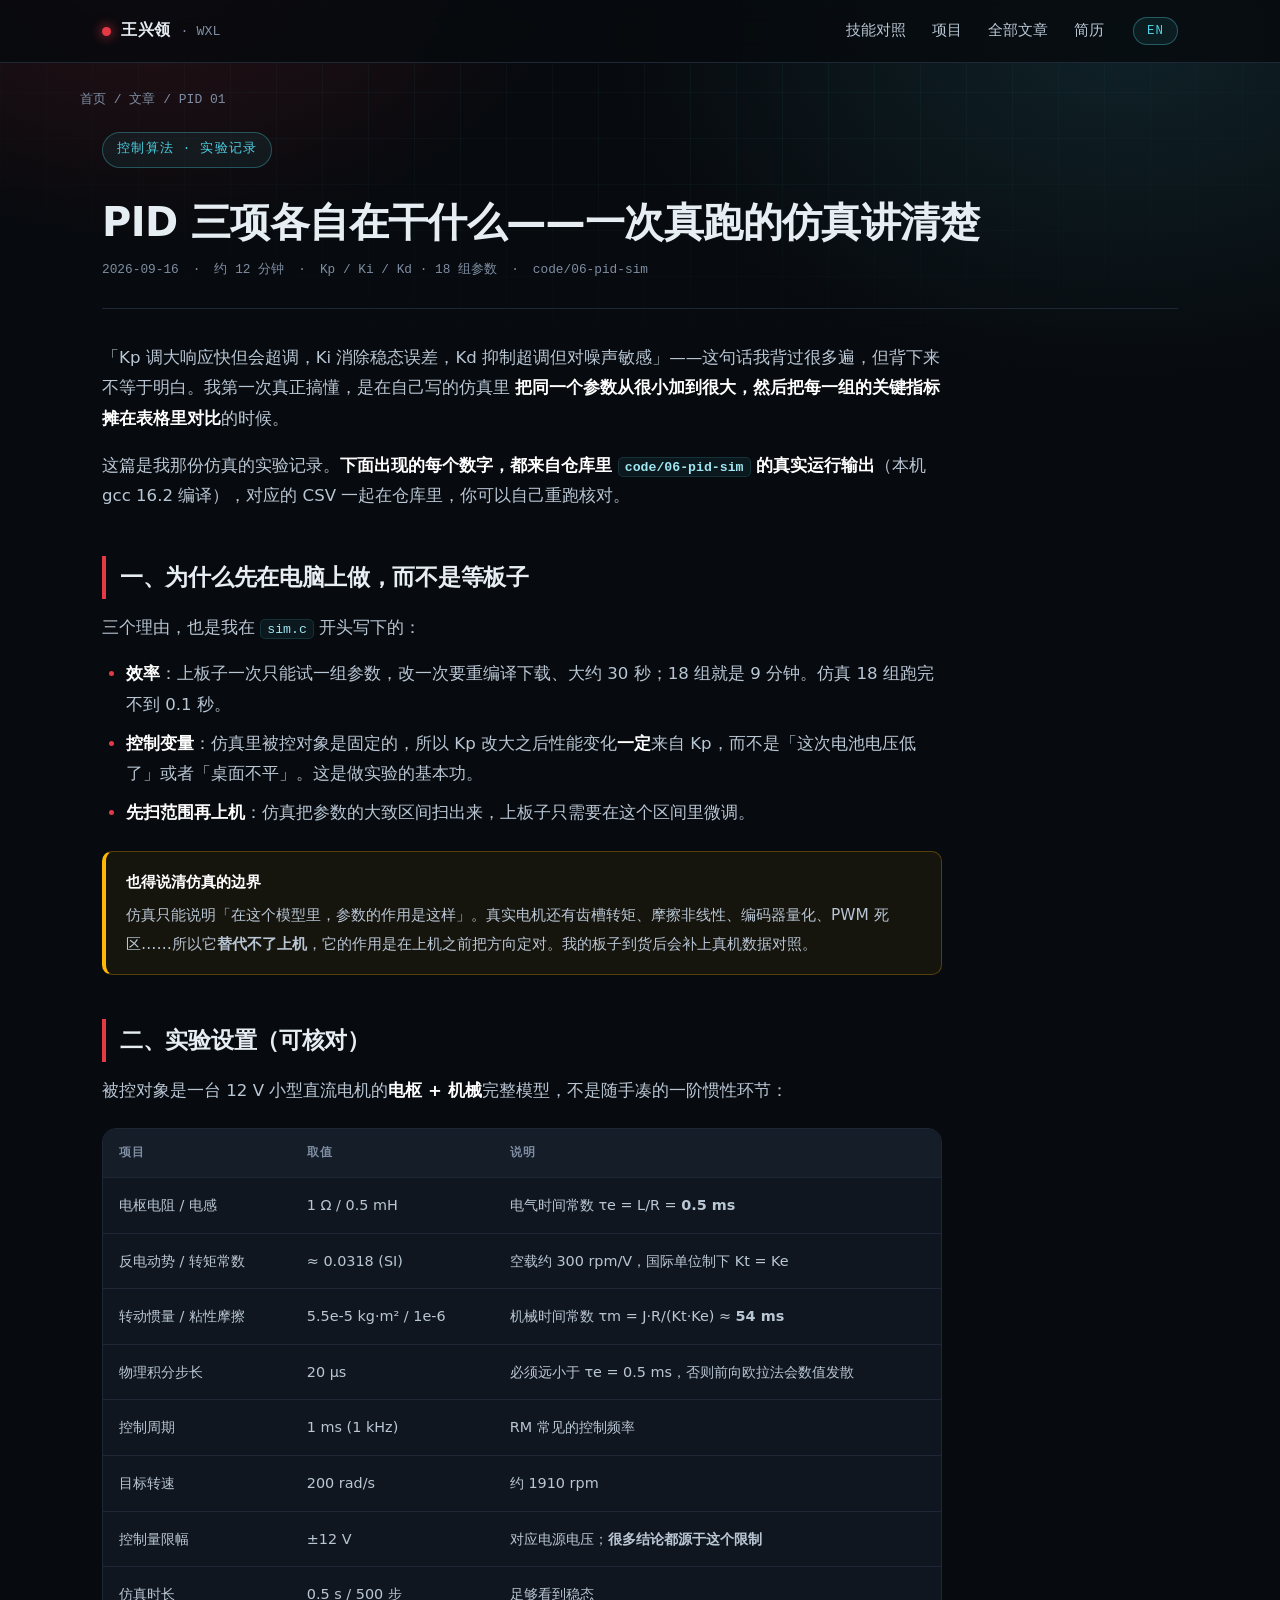
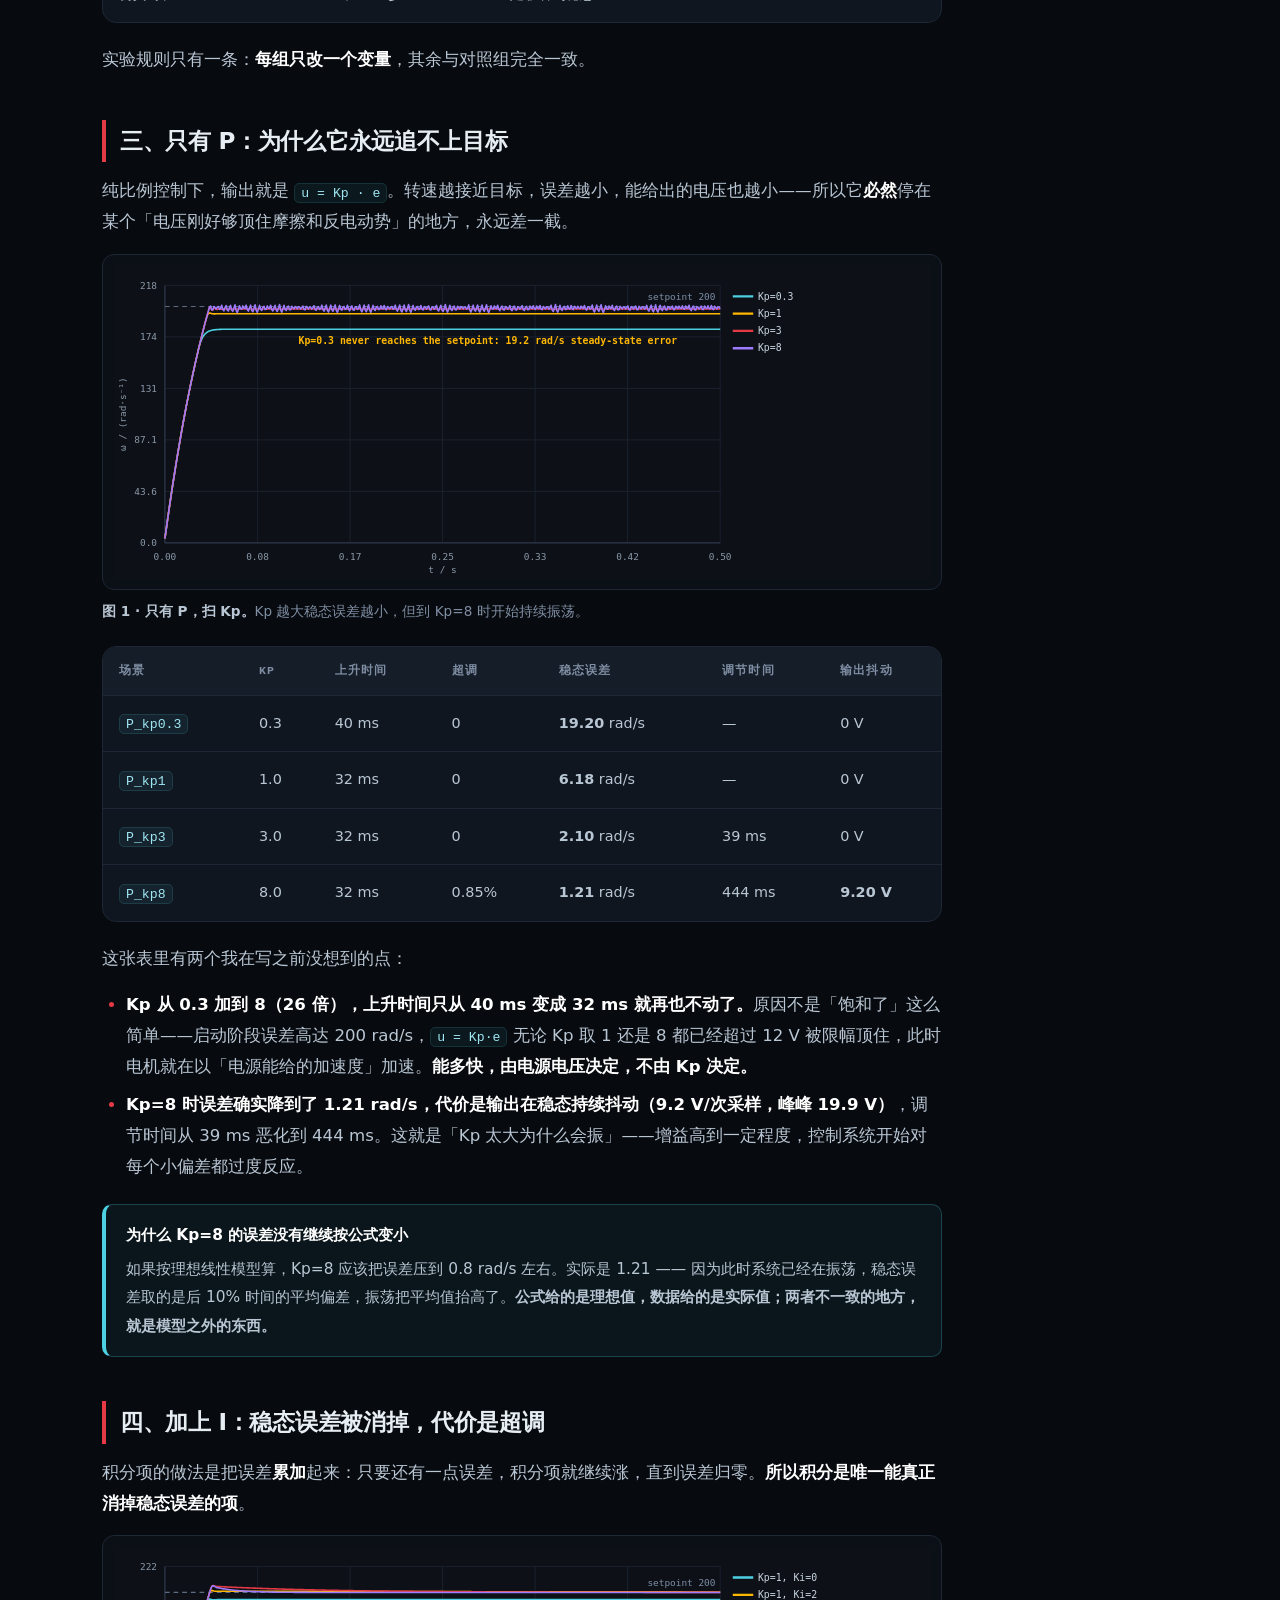
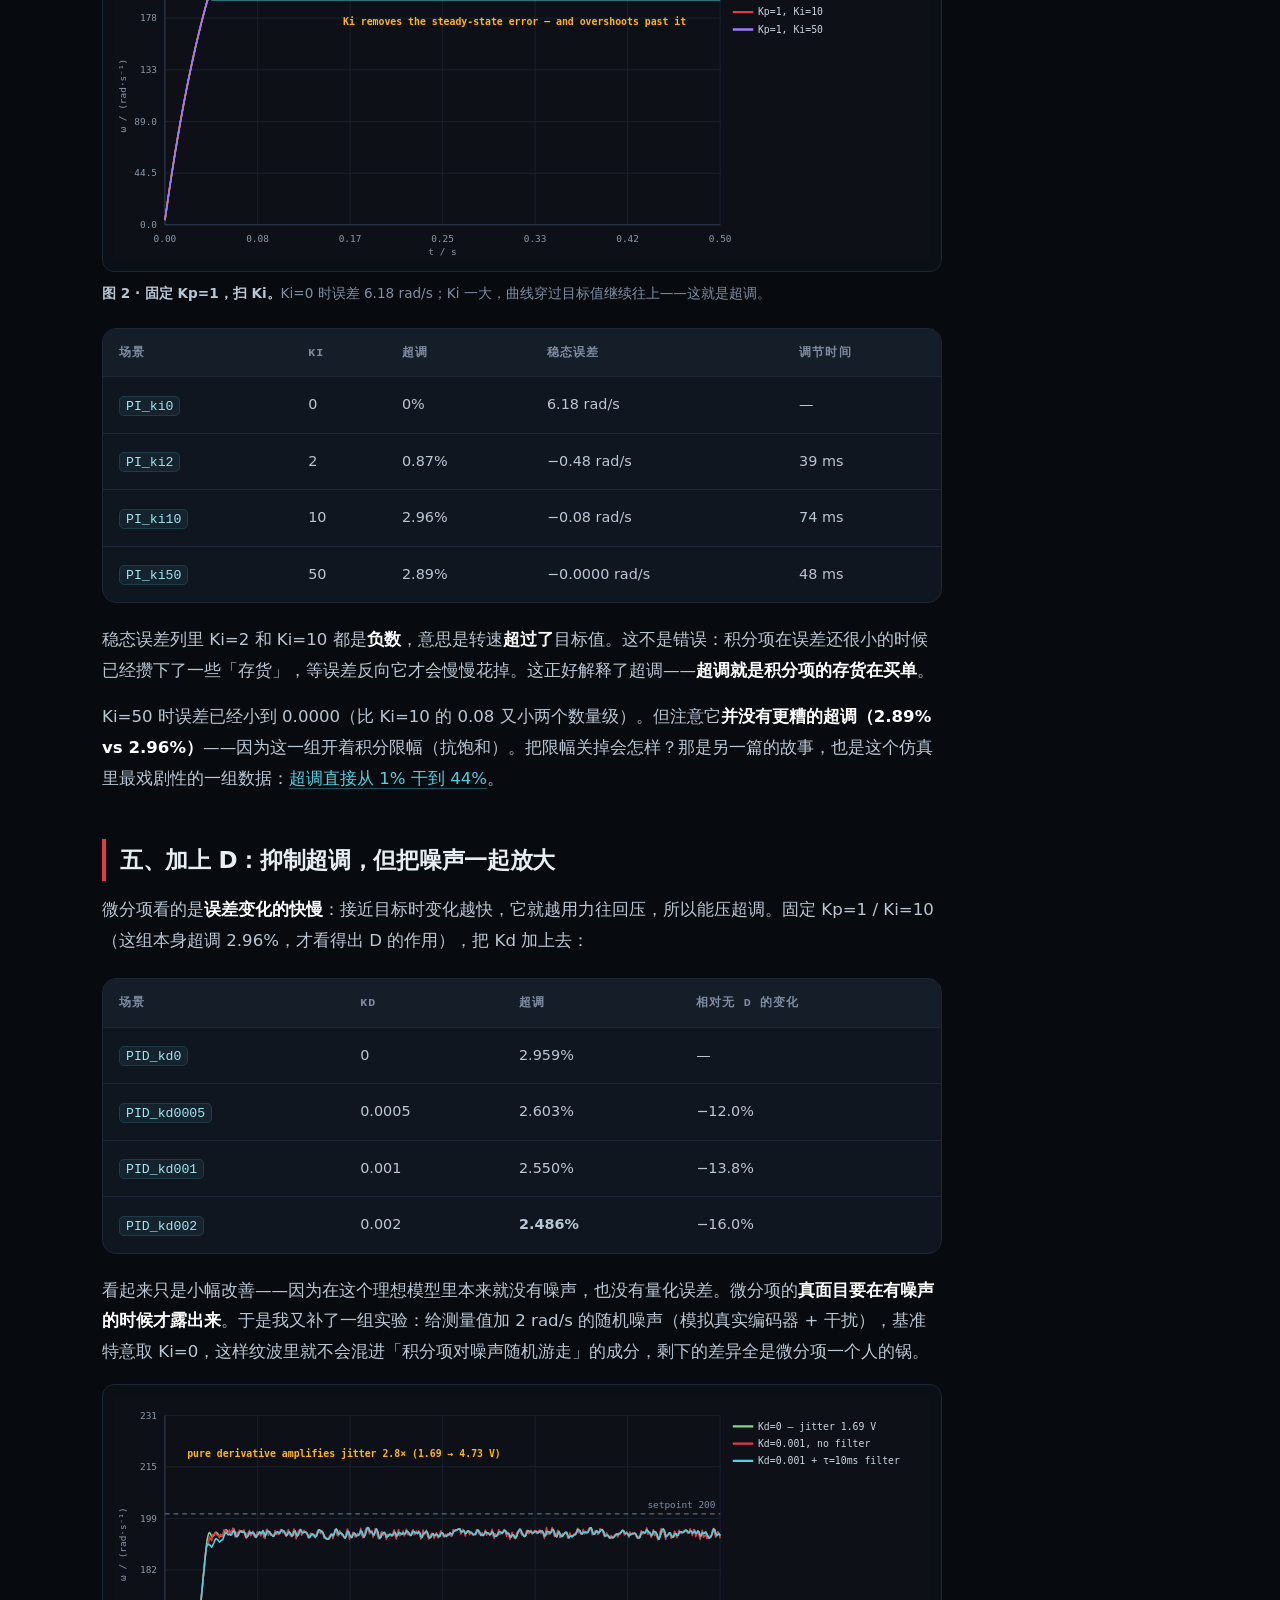
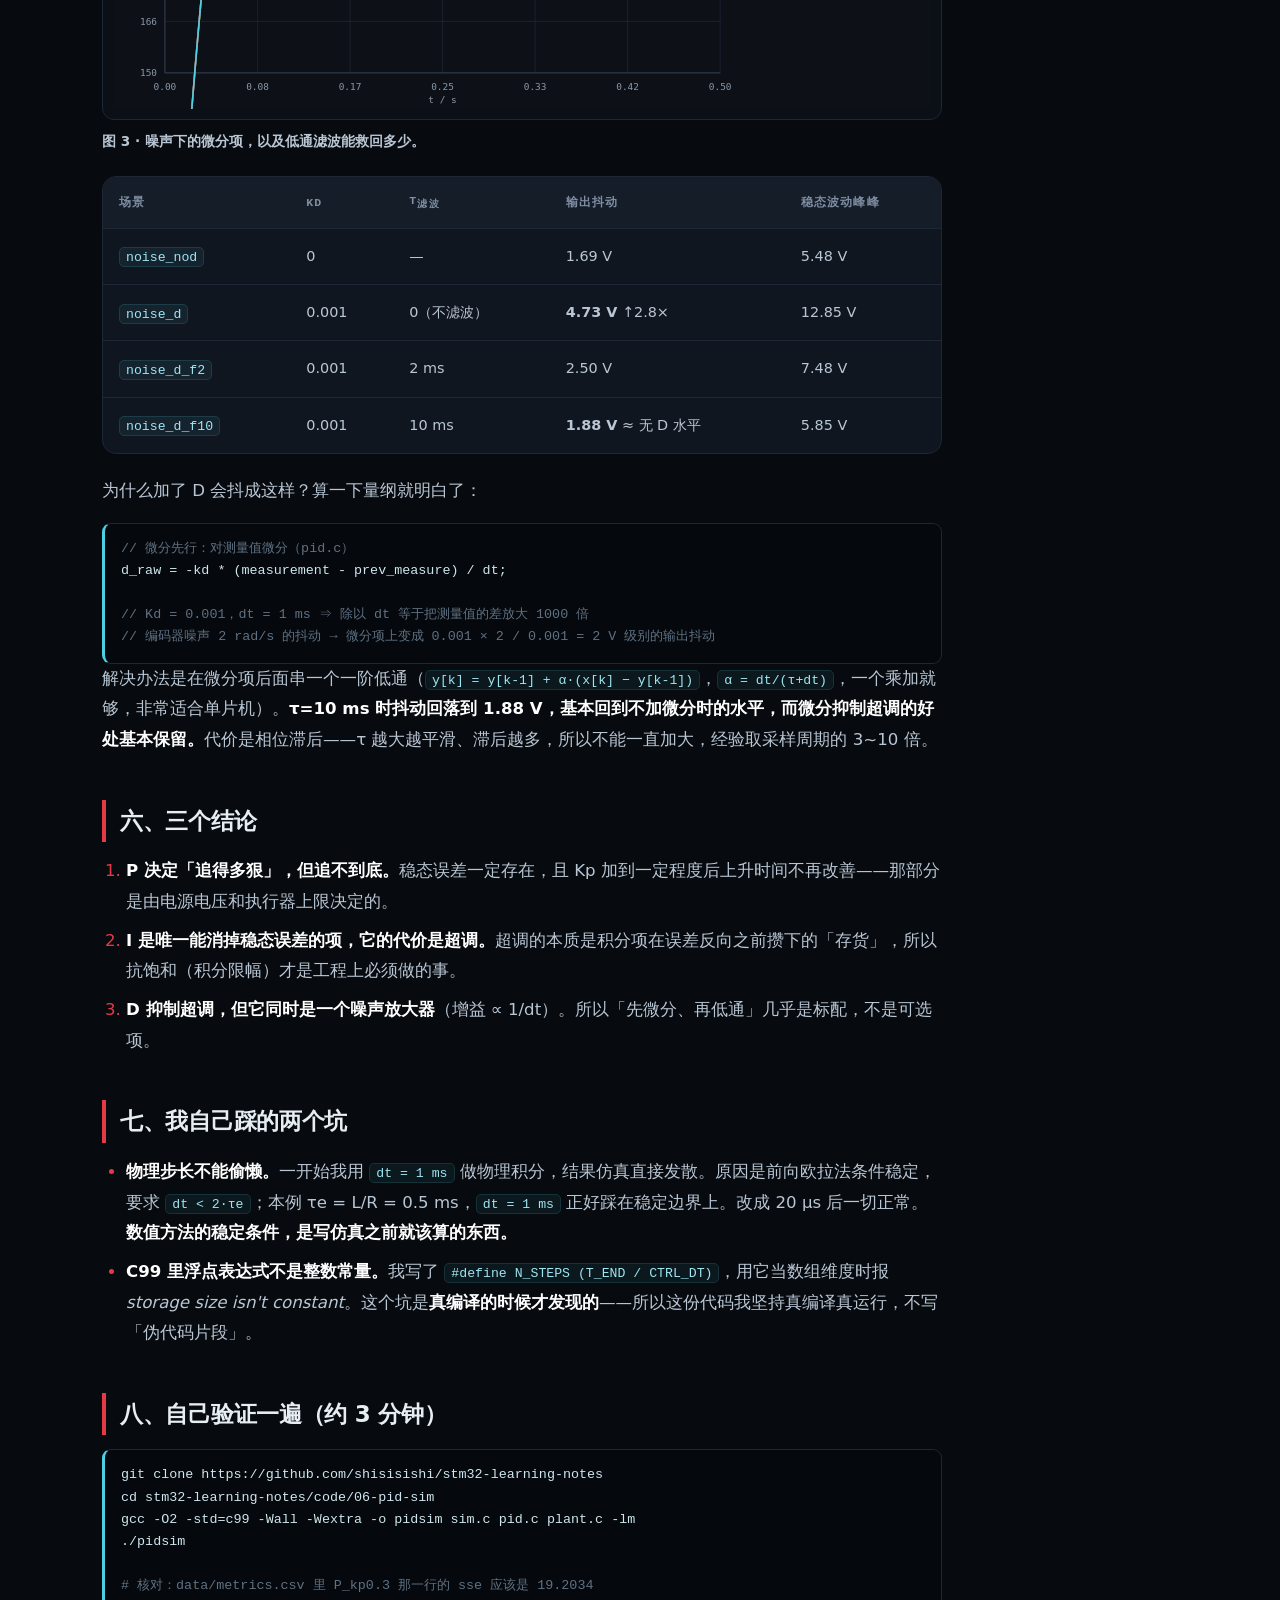
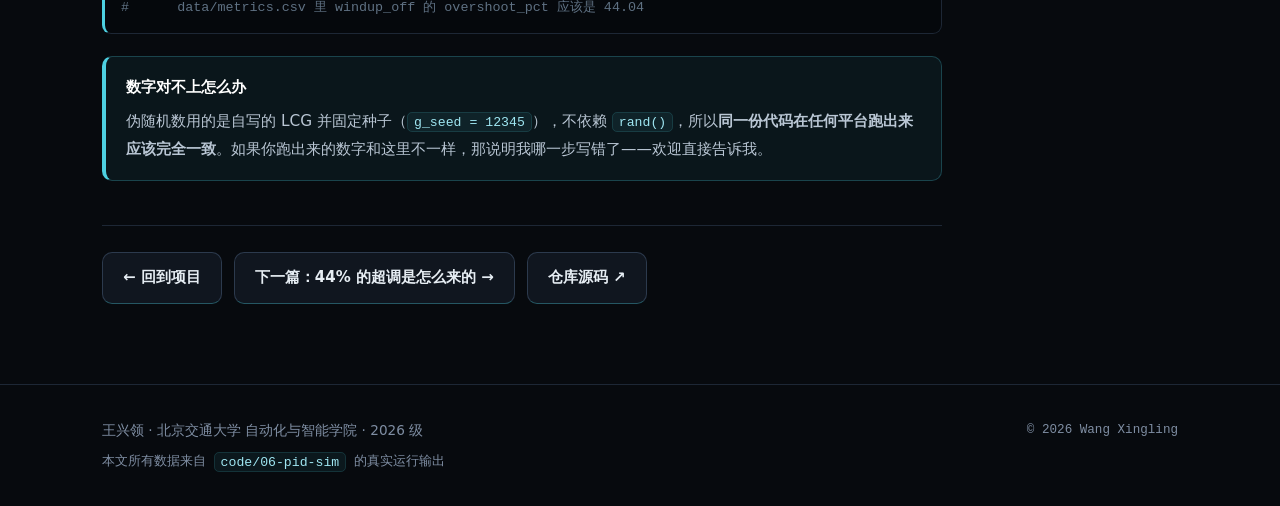
<file: posts/pid-three-terms.html>
<!DOCTYPE html>
<html lang="zh-CN" data-lang="zh">
<head>
<meta charset="utf-8">
<meta name="viewport" content="width=device-width, initial-scale=1">
<title>PID 三项各自在干什么——一次真跑的仿真讲清楚｜王兴领</title>
<meta name="description" content="用一台直流电机的 PC 仿真，逐项扫 Kp/Ki/Kd：稳态误差、超调、上升时间、控制量抖动，每个结论都对应真实 CSV 数据。">
<link rel="icon" href="../assets/img/favicon.svg" type="image/svg+xml">
<link rel="stylesheet" href="../assets/css/style.css">
</head>
<body>

<nav class="nav">
  <div class="wrap nav-in">
    <a class="brand" href="../index.html">
      <span class="dot"></span>
      <span class="zh">王兴领 <small>· WXL</small></span>
      <span class="en">Wang Xingling <small>· WXL</small></span>
    </a>
    <div class="nav-links">
      <a href="../index.html#skills"><span class="zh">技能对照</span><span class="en">Skill map</span></a>
      <a href="../index.html#projects"><span class="zh">项目</span><span class="en">Projects</span></a>
      <a href="../index.html#posts"><span class="zh">全部文章</span><span class="en">All writing</span></a>
      <a href="../resume.html"><span class="zh">简历</span><span class="en">Résumé</span></a>
    </div>
    <button class="lang-btn" type="button" aria-label="切换语言 / Switch language">EN</button>
  </div>
</nav>

<div class="wrap crumb">
  <a href="../index.html"><span class="zh">首页</span><span class="en">Home</span></a> / <a href="../index.html#posts"><span class="zh">文章</span><span class="en">Writing</span></a> / PID 01
</div>

<div class="wrap">
  <header class="article-head">
    <span class="kicker">
      <span class="zh">控制算法 · 实验记录</span><span class="en">Control · Lab note</span>
    </span>
    <h1><span class="zh">PID 三项各自在干什么——一次真跑的仿真讲清楚</span><span class="en">What each PID term really does — explained by a run I actually did</span></h1>
    <div class="article-meta">
      <span>2026-09-16</span>
      <span>·</span>
      <span class="zh">约 12 分钟</span><span class="en">~12 min</span>
      <span>·</span>
      <span>Kp / Ki / Kd · <span class="zh">18 组参数</span><span class="en">18 cases</span></span>
      <span>·</span>
      <span>code/06-pid-sim</span>
    </div>
  </header>

  <div class="callout en" style="margin-top:22px">
    <span class="t">Note</span>
    This write-up is in Chinese, but the charts, code and data are language-neutral. Ping me in English any time — I'm happy to walk through any figure.
  </div>

  <article class="article-body">
    <p>
      「Kp 调大响应快但会超调，Ki 消除稳态误差，Kd 抑制超调但对噪声敏感」——这句话我背过很多遍，但背下来不等于明白。我第一次真正搞懂，是在自己写的仿真里
      <strong>把同一个参数从很小加到很大，然后把每一组的关键指标摊在表格里对比</strong>的时候。
    </p>
    <p>
      这篇是我那份仿真的实验记录。<strong>下面出现的每个数字，都来自仓库里 <code>code/06-pid-sim</code> 的真实运行输出</strong>（本机 gcc 16.2 编译），对应的 CSV 一起在仓库里，你可以自己重跑核对。
    </p>

    <h2>一、为什么先在电脑上做，而不是等板子</h2>
    <p>三个理由，也是我在 <code>sim.c</code> 开头写下的：</p>
    <ul>
      <li><strong>效率</strong>：上板子一次只能试一组参数，改一次要重编译下载、大约 30 秒；18 组就是 9 分钟。仿真 18 组跑完不到 0.1 秒。</li>
      <li><strong>控制变量</strong>：仿真里被控对象是固定的，所以 Kp 改大之后性能变化<strong>一定</strong>来自 Kp，而不是「这次电池电压低了」或者「桌面不平」。这是做实验的基本功。</li>
      <li><strong>先扫范围再上机</strong>：仿真把参数的大致区间扫出来，上板子只需要在这个区间里微调。</li>
    </ul>
    <div class="callout warn">
      <span class="t">也得说清仿真的边界</span>
      仿真只能说明「在这个模型里，参数的作用是这样」。真实电机还有齿槽转矩、摩擦非线性、编码器量化、PWM 死区……所以它<strong>替代不了上机</strong>，它的作用是在上机之前把方向定对。我的板子到货后会补上真机数据对照。
    </div>

    <h2>二、实验设置（可核对）</h2>
    <p>被控对象是一台 12 V 小型直流电机的<strong>电枢 + 机械</strong>完整模型，不是随手凑的一阶惯性环节：</p>
    <div class="table-scroll">
      <table>
        <thead><tr>
          <th>项目</th>
          <th>取值</th>
          <th>说明</th>
        </tr></thead>
        <tbody>
          <tr><td>电枢电阻 / 电感</td><td>1 Ω / 0.5 mH</td><td>电气时间常数 τe = L/R = <strong>0.5 ms</strong></td></tr>
          <tr><td>反电动势 / 转矩常数</td><td>≈ 0.0318 (SI)</td><td>空载约 300 rpm/V，国际单位制下 Kt = Ke</td></tr>
          <tr><td>转动惯量 / 粘性摩擦</td><td>5.5e-5 kg·m² / 1e-6</td><td>机械时间常数 τm = J·R/(Kt·Ke) ≈ <strong>54 ms</strong></td></tr>
          <tr><td>物理积分步长</td><td>20 µs</td><td>必须远小于 τe = 0.5 ms，否则前向欧拉法会数值发散</td></tr>
          <tr><td>控制周期</td><td>1 ms (1 kHz)</td><td>RM 常见的控制频率</td></tr>
          <tr><td>目标转速</td><td>200 rad/s</td><td>约 1910 rpm</td></tr>
          <tr><td>控制量限幅</td><td>±12 V</td><td>对应电源电压；<strong>很多结论都源于这个限制</strong></td></tr>
          <tr><td>仿真时长</td><td>0.5 s / 500 步</td><td>足够看到稳态</td></tr>
        </tbody>
      </table>
    </div>
    <p>实验规则只有一条：<strong>每组只改一个变量</strong>，其余与对照组完全一致。</p>

    <h2>三、只有 P：为什么它永远追不上目标</h2>
    <p>纯比例控制下，输出就是 <code>u = Kp · e</code>。转速越接近目标，误差越小，能给出的电压也越小——所以它<strong>必然</strong>停在某个「电压刚好够顶住摩擦和反电动势」的地方，永远差一截。</p>
    <figure>
      <div class="chart-frame">
        <img src="../assets/img/chart-p-kp-sweep.svg" alt="Kp 从 0.3 到 8 的阶跃响应：稳态误差逐步变小，Kp=8 开始振荡">
      </div>
      <figcaption><b>图 1 · 只有 P，扫 Kp。</b>Kp 越大稳态误差越小，但到 Kp=8 时开始持续振荡。</figcaption>
    </figure>
    <div class="table-scroll">
      <table>
        <thead><tr><th>场景</th><th>Kp</th><th>上升时间</th><th>超调</th><th>稳态误差</th><th>调节时间</th><th>输出抖动</th></tr></thead>
        <tbody>
          <tr><td><code>P_kp0.3</code></td><td>0.3</td><td>40 ms</td><td>0</td><td><strong>19.20</strong> rad/s</td><td>—</td><td>0 V</td></tr>
          <tr><td><code>P_kp1</code></td><td>1.0</td><td>32 ms</td><td>0</td><td><strong>6.18</strong> rad/s</td><td>—</td><td>0 V</td></tr>
          <tr><td><code>P_kp3</code></td><td>3.0</td><td>32 ms</td><td>0</td><td><strong>2.10</strong> rad/s</td><td>39 ms</td><td>0 V</td></tr>
          <tr><td><code>P_kp8</code></td><td>8.0</td><td>32 ms</td><td>0.85%</td><td><strong>1.21</strong> rad/s</td><td>444 ms</td><td><strong>9.20 V</strong></td></tr>
        </tbody>
      </table>
    </div>
    <p>这张表里有两个我在写之前没想到的点：</p>
    <ul>
      <li><strong>Kp 从 0.3 加到 8（26 倍），上升时间只从 40 ms 变成 32 ms 就再也不动了。</strong>原因不是「饱和了」这么简单——启动阶段误差高达 200 rad/s，<code>u = Kp·e</code> 无论 Kp 取 1 还是 8 都已经超过 12 V 被限幅顶住，此时电机就在以「电源能给的加速度」加速。<strong>能多快，由电源电压决定，不由 Kp 决定。</strong></li>
      <li><strong>Kp=8 时误差确实降到了 1.21 rad/s，代价是输出在稳态持续抖动（9.2 V/次采样，峰峰 19.9 V）</strong>，调节时间从 39 ms 恶化到 444 ms。这就是「Kp 太大为什么会振」——增益高到一定程度，控制系统开始对每个小偏差都过度反应。</li>
    </ul>
    <div class="callout">
      <span class="t">为什么 Kp=8 的误差没有继续按公式变小</span>
      如果按理想线性模型算，Kp=8 应该把误差压到 0.8 rad/s 左右。实际是 1.21 —— 因为此时系统已经在振荡，稳态误差取的是后 10% 时间的平均偏差，振荡把平均值抬高了。<strong>公式给的是理想值，数据给的是实际值；两者不一致的地方，就是模型之外的东西。</strong>
    </div>

    <h2>四、加上 I：稳态误差被消掉，代价是超调</h2>
    <p>积分项的做法是把误差<strong>累加</strong>起来：只要还有一点误差，积分项就继续涨，直到误差归零。<strong>所以积分是唯一能真正消掉稳态误差的项</strong>。</p>
    <figure>
      <div class="chart-frame">
        <img src="../assets/img/chart-pi-ki-sweep.svg" alt="固定 Kp=1，Ki 从 0 到 50 的阶跃响应对比">
      </div>
      <figcaption><b>图 2 · 固定 Kp=1，扫 Ki。</b>Ki=0 时误差 6.18 rad/s；Ki 一大，曲线穿过目标值继续往上——这就是超调。</figcaption>
    </figure>
    <div class="table-scroll">
      <table>
        <thead><tr><th>场景</th><th>Ki</th><th>超调</th><th>稳态误差</th><th>调节时间</th></tr></thead>
        <tbody>
          <tr><td><code>PI_ki0</code></td><td>0</td><td>0%</td><td>6.18 rad/s</td><td>—</td></tr>
          <tr><td><code>PI_ki2</code></td><td>2</td><td>0.87%</td><td>−0.48 rad/s</td><td>39 ms</td></tr>
          <tr><td><code>PI_ki10</code></td><td>10</td><td>2.96%</td><td>−0.08 rad/s</td><td>74 ms</td></tr>
          <tr><td><code>PI_ki50</code></td><td>50</td><td>2.89%</td><td>−0.0000 rad/s</td><td>48 ms</td></tr>
        </tbody>
      </table>
    </div>
    <p>
      稳态误差列里 Ki=2 和 Ki=10 都是<strong>负数</strong>，意思是转速<strong>超过了</strong>目标值。这不是错误：积分项在误差还很小的时候已经攒下了一些「存货」，等误差反向它才会慢慢花掉。这正好解释了超调——<strong>超调就是积分项的存货在买单</strong>。
    </p>
    <p>
      Ki=50 时误差已经小到 0.0000（比 Ki=10 的 0.08 又小两个数量级）。但注意它<strong>并没有更糟的超调（2.89% vs 2.96%）</strong>——因为这一组开着积分限幅（抗饱和）。把限幅关掉会怎样？那是另一篇的故事，也是这个仿真里最戏剧性的一组数据：<a href="integral-windup.html">超调直接从 1% 干到 44%</a>。
    </p>

    <h2>五、加上 D：抑制超调，但把噪声一起放大</h2>
    <p>微分项看的是<strong>误差变化的快慢</strong>：接近目标时变化越快，它就越用力往回压，所以能压超调。固定 Kp=1 / Ki=10（这组本身超调 2.96%，才看得出 D 的作用），把 Kd 加上去：</p>
    <div class="table-scroll">
      <table>
        <thead><tr><th>场景</th><th>Kd</th><th>超调</th><th>相对无 D 的变化</th></tr></thead>
        <tbody>
          <tr><td><code>PID_kd0</code></td><td>0</td><td>2.959%</td><td>—</td></tr>
          <tr><td><code>PID_kd0005</code></td><td>0.0005</td><td>2.603%</td><td>−12.0%</td></tr>
          <tr><td><code>PID_kd001</code></td><td>0.001</td><td>2.550%</td><td>−13.8%</td></tr>
          <tr><td><code>PID_kd002</code></td><td>0.002</td><td><strong>2.486%</strong></td><td>−16.0%</td></tr>
        </tbody>
      </table>
    </div>
    <p>
      看起来只是小幅改善——因为在这个理想模型里本来就没有噪声，也没有量化误差。微分项的<strong>真面目要在有噪声的时候才露出来</strong>。于是我又补了一组实验：给测量值加 2 rad/s 的随机噪声（模拟真实编码器 + 干扰），基准特意取 Ki=0，这样纹波里就不会混进「积分项对噪声随机游走」的成分，剩下的差异全是微分项一个人的锅。
    </p>
    <figure>
      <div class="chart-frame">
        <img src="../assets/img/chart-noise-d-filter.svg" alt="噪声场景下 Kd 使抖动从 1.69V 升到 4.73V，一阶低通滤波后回到 1.88V">
      </div>
      <figcaption><b>图 3 · 噪声下的微分项，以及低通滤波能救回多少。</b></figcaption>
    </figure>
    <div class="table-scroll">
      <table>
        <thead><tr><th>场景</th><th>Kd</th><th>τ<sub>滤波</sub></th><th>输出抖动</th><th>稳态波动峰峰</th></tr></thead>
        <tbody>
          <tr><td><code>noise_nod</code></td><td>0</td><td>—</td><td>1.69 V</td><td>5.48 V</td></tr>
          <tr><td><code>noise_d</code></td><td>0.001</td><td>0（不滤波）</td><td><strong>4.73 V</strong> ↑2.8×</td><td>12.85 V</td></tr>
          <tr><td><code>noise_d_f2</code></td><td>0.001</td><td>2 ms</td><td>2.50 V</td><td>7.48 V</td></tr>
          <tr><td><code>noise_d_f10</code></td><td>0.001</td><td>10 ms</td><td><strong>1.88 V</strong> ≈ 无 D 水平</td><td>5.85 V</td></tr>
        </tbody>
      </table>
    </div>
    <p>为什么加了 D 会抖成这样？算一下量纲就明白了：</p>
    <pre><span class="c">// 微分先行：对测量值微分（pid.c）</span>
d_raw = -kd * (measurement - prev_measure) / dt;

<span class="c">// Kd = 0.001，dt = 1 ms ⇒ 除以 dt 等于把测量值的差放大 1000 倍</span>
<span class="c">// 编码器噪声 2 rad/s 的抖动 → 微分项上变成 0.001 × 2 / 0.001 = 2 V 级别的输出抖动</span></pre>
    <p>
      解决办法是在微分项后面串一个一阶低通（<code>y[k] = y[k-1] + α·(x[k] − y[k-1])</code>，<code>α = dt/(τ+dt)</code>，一个乘加就够，非常适合单片机）。<strong>τ=10 ms 时抖动回落到 1.88 V，基本回到不加微分时的水平，而微分抑制超调的好处基本保留。</strong>代价是相位滞后——τ 越大越平滑、滞后越多，所以不能一直加大，经验取采样周期的 3~10 倍。
    </p>

    <h2>六、三个结论</h2>
    <ol>
      <li><strong>P 决定「追得多狠」，但追不到底。</strong>稳态误差一定存在，且 Kp 加到一定程度后上升时间不再改善——那部分是由电源电压和执行器上限决定的。</li>
      <li><strong>I 是唯一能消掉稳态误差的项，它的代价是超调。</strong>超调的本质是积分项在误差反向之前攒下的「存货」，所以抗饱和（积分限幅）才是工程上必须做的事。</li>
      <li><strong>D 抑制超调，但它同时是一个噪声放大器</strong>（增益 ∝ 1/dt）。所以「先微分、再低通」几乎是标配，不是可选项。</li>
    </ol>

    <h2>七、我自己踩的两个坑</h2>
    <ul>
      <li><strong>物理步长不能偷懒。</strong>一开始我用 <code>dt = 1 ms</code> 做物理积分，结果仿真直接发散。原因是前向欧拉法条件稳定，要求 <code>dt &lt; 2·τe</code>；本例 τe = L/R = 0.5 ms，<code>dt = 1 ms</code> 正好踩在稳定边界上。改成 20 µs 后一切正常。<strong>数值方法的稳定条件，是写仿真之前就该算的东西。</strong></li>
      <li><strong>C99 里浮点表达式不是整数常量。</strong>我写了 <code>#define N_STEPS (T_END / CTRL_DT)</code>，用它当数组维度时报 <em>storage size isn't constant</em>。这个坑是<strong>真编译的时候才发现的</strong>——所以这份代码我坚持真编译真运行，不写「伪代码片段」。</li>
    </ul>

    <h2>八、自己验证一遍（约 3 分钟）</h2>
    <pre>git clone https://github.com/shisisishi/stm32-learning-notes
cd stm32-learning-notes/code/06-pid-sim
gcc -O2 -std=c99 -Wall -Wextra -o pidsim sim.c pid.c plant.c -lm
./pidsim

<span class="c"># 核对：data/metrics.csv 里 P_kp0.3 那一行的 sse 应该是 19.2034</span>
<span class="c">#      data/metrics.csv 里 windup_off 的 overshoot_pct 应该是 44.04</span></pre>
    <div class="callout">
      <span class="t">数字对不上怎么办</span>
      伪随机数用的是自写的 LCG 并固定种子（<code>g_seed = 12345</code>），不依赖 <code>rand()</code>，所以<strong>同一份代码在任何平台跑出来应该完全一致</strong>。如果你跑出来的数字和这里不一样，那说明我哪一步写错了——欢迎直接告诉我。
    </div>

    <div class="article-foot">
      <a class="btn" href="../index.html#projects">← 回到项目</a>
      <a class="btn" href="integral-windup.html">下一篇：44% 的超调是怎么来的 →</a>
      <a class="btn" href="https://github.com/shisisishi/stm32-learning-notes" target="_blank" rel="noopener">仓库源码 ↗</a>
    </div>
  </article>
</div>

<footer>
  <div class="wrap foot-grid">
    <div>
      <div class="zh">王兴领 · 北京交通大学 自动化与智能学院 · 2026 级</div>
      <div class="en">Wang Xingling · BJTU, School of Automation and Intelligence · Class of 2026</div>
      <div class="mono" style="margin-top:8px"><span class="zh">本文所有数据来自 <code>code/06-pid-sim</code> 的真实运行输出</span><span class="en">All data from real runs of <code>code/06-pid-sim</code></span></div>
    </div>
    <div style="text-align:right"><div class="mono">© <span data-year>2026</span> Wang Xingling</div></div>
  </div>
</footer>

<script src="../assets/js/app.js"></script>
</body>
</html>
</file>
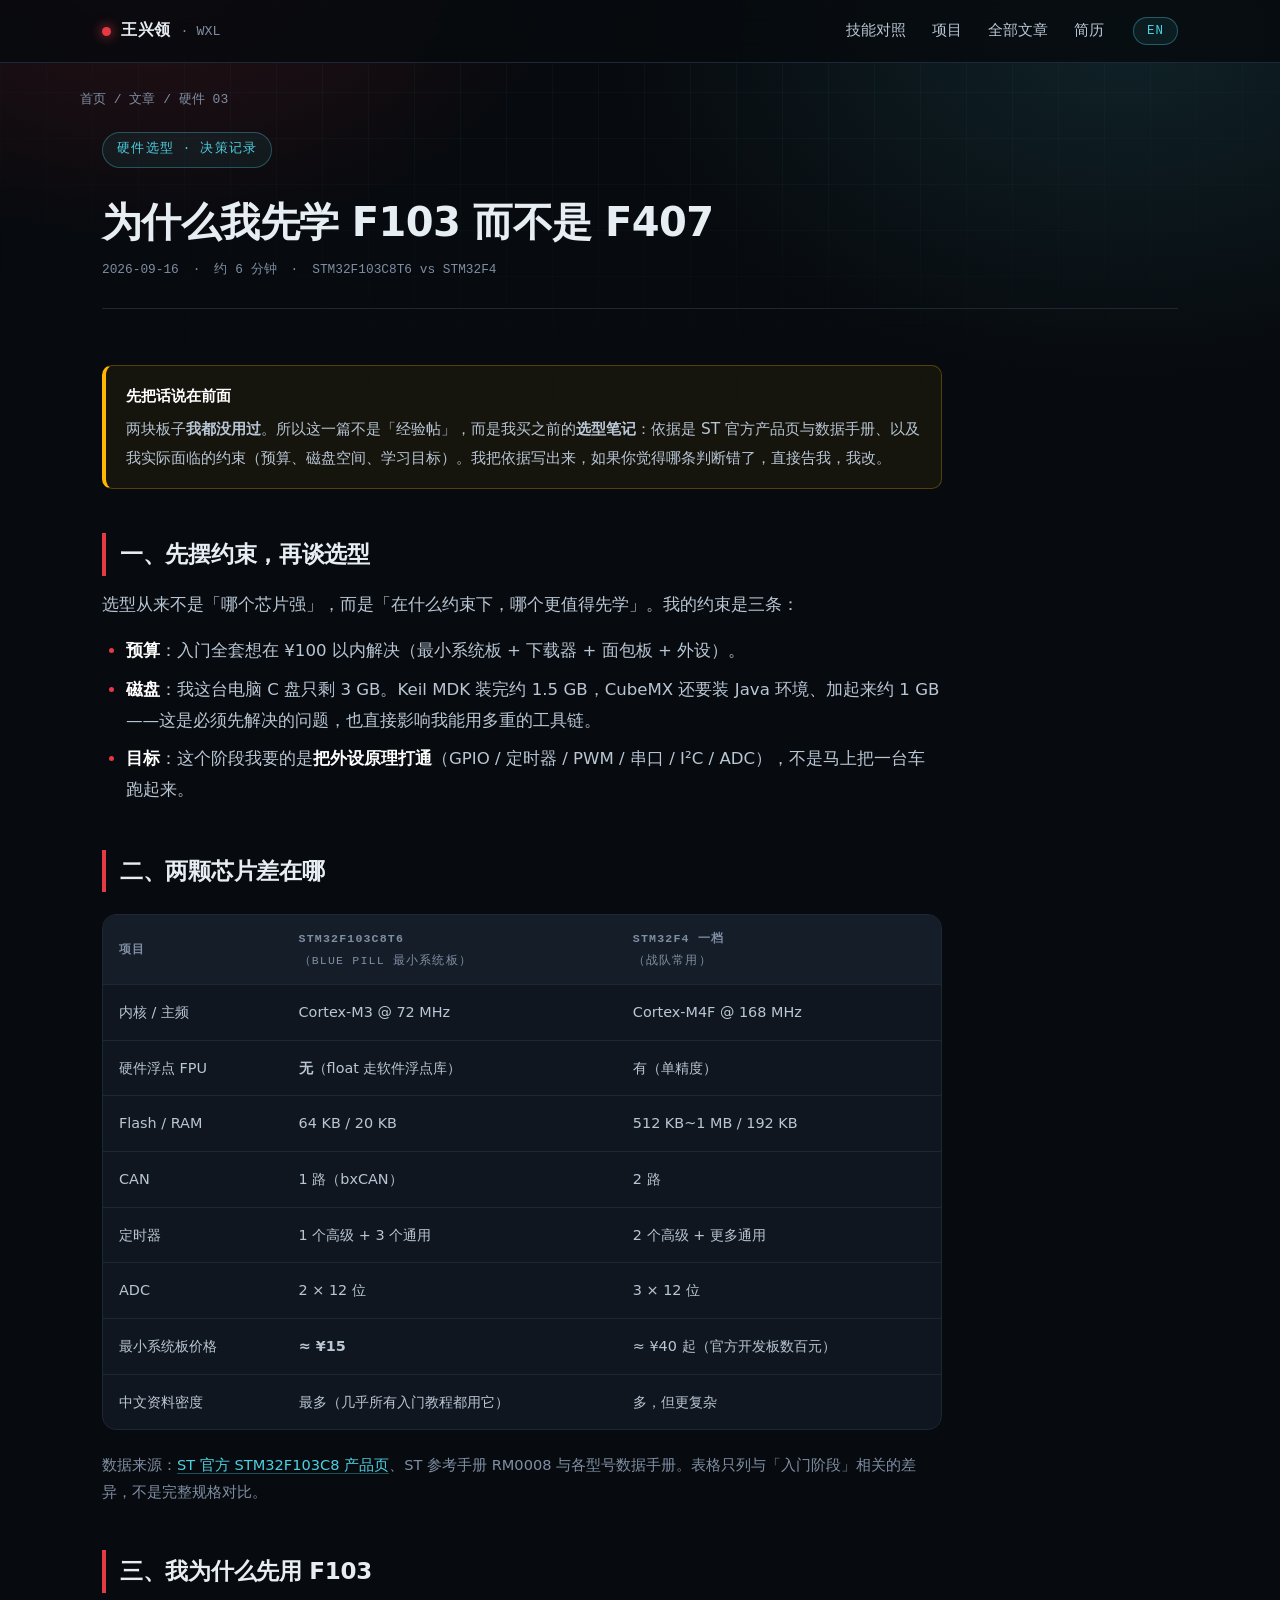
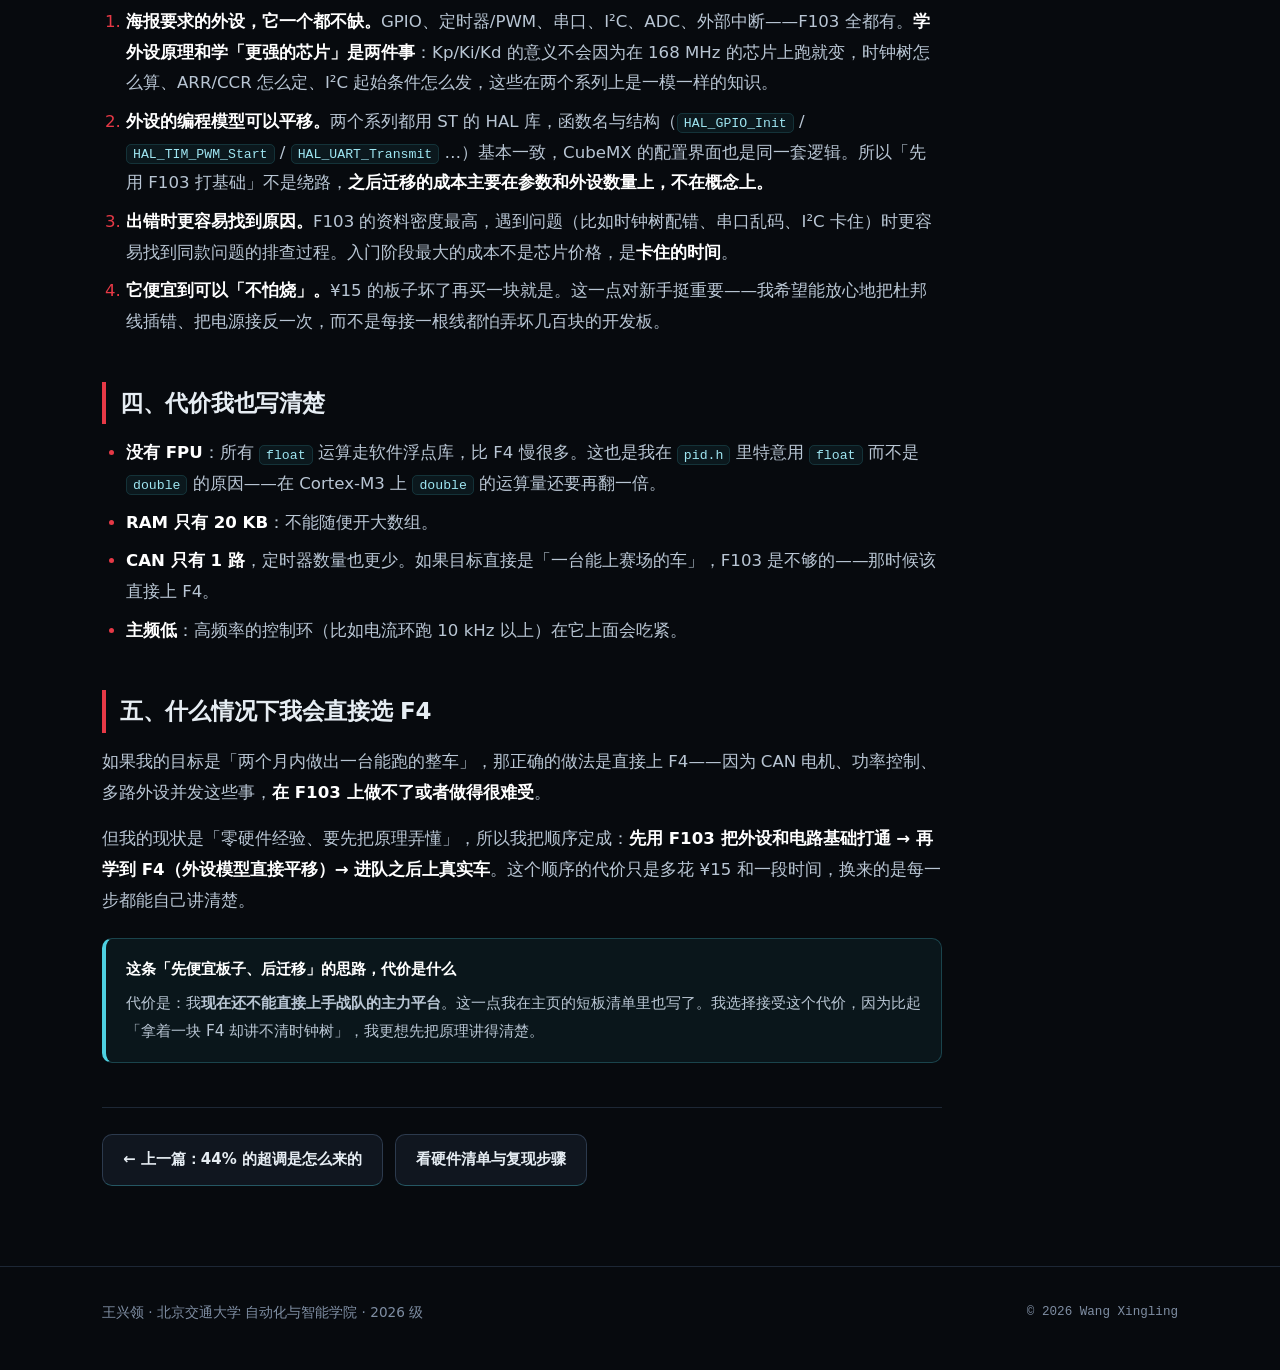
<file: posts/why-f103-not-f407.html>
<!DOCTYPE html>
<html lang="zh-CN" data-lang="zh">
<head>
<meta charset="utf-8">
<meta name="viewport" content="width=device-width, initial-scale=1">
<title>为什么我先学 F103 而不是 F407｜王兴领</title>
<meta name="description" content="一份买板子之前的选型笔记：预算、磁盘空间、资料可得性、外设编程模型可迁移性——为什么先用 F103 打通原理。">
<link rel="icon" href="../assets/img/favicon.svg" type="image/svg+xml">
<link rel="stylesheet" href="../assets/css/style.css">
</head>
<body>

<nav class="nav">
  <div class="wrap nav-in">
    <a class="brand" href="../index.html">
      <span class="dot"></span>
      <span class="zh">王兴领 <small>· WXL</small></span>
      <span class="en">Wang Xingling <small>· WXL</small></span>
    </a>
    <div class="nav-links">
      <a href="../index.html#skills"><span class="zh">技能对照</span><span class="en">Skill map</span></a>
      <a href="../index.html#projects"><span class="zh">项目</span><span class="en">Projects</span></a>
      <a href="../index.html#posts"><span class="zh">全部文章</span><span class="en">All writing</span></a>
      <a href="../resume.html"><span class="zh">简历</span><span class="en">Résumé</span></a>
    </div>
    <button class="lang-btn" type="button" aria-label="切换语言 / Switch language">EN</button>
  </div>
</nav>

<div class="wrap crumb">
  <a href="../index.html">首页</a> / <a href="../index.html#posts">文章</a> / 硬件 03
</div>

<div class="wrap">
  <header class="article-head">
    <span class="kicker">硬件选型 · 决策记录</span>
    <h1>为什么我先学 F103 而不是 F407</h1>
    <div class="article-meta">
      <span>2026-09-16</span><span>·</span><span>约 6 分钟</span><span>·</span>
      <span>STM32F103C8T6 vs STM32F4</span>
    </div>
  </header>

  <div class="callout en" style="margin-top:22px">
    <span class="t">Note</span>
    Written in Chinese; the comparison table is language-neutral. Happy to discuss the reasoning in English.
  </div>

  <article class="article-body">
    <div class="callout warn">
      <span class="t">先把话说在前面</span>
      两块板子<strong>我都没用过</strong>。所以这一篇不是「经验帖」，而是我买之前的<strong>选型笔记</strong>：依据是 ST 官方产品页与数据手册、以及我实际面临的约束（预算、磁盘空间、学习目标）。我把依据写出来，如果你觉得哪条判断错了，直接告我，我改。
    </div>

    <h2>一、先摆约束，再谈选型</h2>
    <p>选型从来不是「哪个芯片强」，而是「在什么约束下，哪个更值得先学」。我的约束是三条：</p>
    <ul>
      <li><strong>预算</strong>：入门全套想在 ¥100 以内解决（最小系统板 + 下载器 + 面包板 + 外设）。</li>
      <li><strong>磁盘</strong>：我这台电脑 C 盘只剩 3 GB。Keil MDK 装完约 1.5 GB，CubeMX 还要装 Java 环境、加起来约 1 GB——这是必须先解决的问题，也直接影响我能用多重的工具链。</li>
      <li><strong>目标</strong>：这个阶段我要的是<strong>把外设原理打通</strong>（GPIO / 定时器 / PWM / 串口 / I²C / ADC），不是马上把一台车跑起来。</li>
    </ul>

    <h2>二、两颗芯片差在哪</h2>
    <div class="table-scroll">
      <table>
        <thead><tr>
          <th>项目</th>
          <th>STM32F103C8T6<br><span style="font-weight:400">（Blue Pill 最小系统板）</span></th>
          <th>STM32F4 一档<br><span style="font-weight:400">（战队常用）</span></th>
        </tr></thead>
        <tbody>
          <tr><td>内核 / 主频</td><td>Cortex-M3 @ 72 MHz</td><td>Cortex-M4F @ 168 MHz</td></tr>
          <tr><td>硬件浮点 FPU</td><td><strong>无</strong>（float 走软件浮点库）</td><td>有（单精度）</td></tr>
          <tr><td>Flash / RAM</td><td>64 KB / 20 KB</td><td>512 KB~1 MB / 192 KB</td></tr>
          <tr><td>CAN</td><td>1 路（bxCAN）</td><td>2 路</td></tr>
          <tr><td>定时器</td><td>1 个高级 + 3 个通用</td><td>2 个高级 + 更多通用</td></tr>
          <tr><td>ADC</td><td>2 × 12 位</td><td>3 × 12 位</td></tr>
          <tr><td>最小系统板价格</td><td><strong>≈ ¥15</strong></td><td>≈ ¥40 起（官方开发板数百元）</td></tr>
          <tr><td>中文资料密度</td><td>最多（几乎所有入门教程都用它）</td><td>多，但更复杂</td></tr>
        </tbody>
      </table>
    </div>
    <p style="font-size:14.6px;color:var(--muted)">
      数据来源：<a href="https://www.st.com.cn/zh/microcontrollers-microprocessors/stm32f103c8.html" target="_blank" rel="noopener">ST 官方 STM32F103C8 产品页</a>、ST 参考手册 RM0008 与各型号数据手册。表格只列与「入门阶段」相关的差异，不是完整规格对比。
    </p>

    <h2>三、我为什么先用 F103</h2>
    <ol>
      <li>
        <strong>海报要求的外设，它一个都不缺。</strong>GPIO、定时器/PWM、串口、I²C、ADC、外部中断——F103 全都有。<strong>学外设原理和学「更强的芯片」是两件事</strong>：Kp/Ki/Kd 的意义不会因为在 168 MHz 的芯片上跑就变，时钟树怎么算、ARR/CCR 怎么定、I²C 起始条件怎么发，这些在两个系列上是一模一样的知识。
      </li>
      <li>
        <strong>外设的编程模型可以平移。</strong>两个系列都用 ST 的 HAL 库，函数名与结构（<code>HAL_GPIO_Init</code> / <code>HAL_TIM_PWM_Start</code> / <code>HAL_UART_Transmit</code> …）基本一致，CubeMX 的配置界面也是同一套逻辑。所以「先用 F103 打基础」不是绕路，<strong>之后迁移的成本主要在参数和外设数量上，不在概念上。</strong>
      </li>
      <li>
        <strong>出错时更容易找到原因。</strong>F103 的资料密度最高，遇到问题（比如时钟树配错、串口乱码、I²C 卡住）时更容易找到同款问题的排查过程。入门阶段最大的成本不是芯片价格，是<strong>卡住的时间</strong>。
      </li>
      <li>
        <strong>它便宜到可以「不怕烧」。</strong>¥15 的板子坏了再买一块就是。这一点对新手挺重要——我希望能放心地把杜邦线插错、把电源接反一次，而不是每接一根线都怕弄坏几百块的开发板。
      </li>
    </ol>

    <h2>四、代价我也写清楚</h2>
    <ul>
      <li><strong>没有 FPU</strong>：所有 <code>float</code> 运算走软件浮点库，比 F4 慢很多。这也是我在 <code>pid.h</code> 里特意用 <code>float</code> 而不是 <code>double</code> 的原因——在 Cortex-M3 上 <code>double</code> 的运算量还要再翻一倍。</li>
      <li><strong>RAM 只有 20 KB</strong>：不能随便开大数组。</li>
      <li><strong>CAN 只有 1 路</strong>，定时器数量也更少。如果目标直接是「一台能上赛场的车」，F103 是不够的——那时候该直接上 F4。</li>
      <li><strong>主频低</strong>：高频率的控制环（比如电流环跑 10 kHz 以上）在它上面会吃紧。</li>
    </ul>

    <h2>五、什么情况下我会直接选 F4</h2>
    <p>
      如果我的目标是「两个月内做出一台能跑的整车」，那正确的做法是直接上 F4——因为 CAN 电机、功率控制、多路外设并发这些事，<strong>在 F103 上做不了或者做得很难受</strong>。
    </p>
    <p>
      但我的现状是「零硬件经验、要先把原理弄懂」，所以我把顺序定成：<strong>先用 F103 把外设和电路基础打通 → 再学到 F4（外设模型直接平移）→ 进队之后上真实车</strong>。这个顺序的代价只是多花 ¥15 和一段时间，换来的是每一步都能自己讲清楚。
    </p>

    <div class="callout">
      <span class="t">这条「先便宜板子、后迁移」的思路，代价是什么</span>
      代价是：我<strong>现在还不能直接上手战队的主力平台</strong>。这一点我在主页的短板清单里也写了。我选择接受这个代价，因为比起「拿着一块 F4 却讲不清时钟树」，我更想先把原理讲得清楚。
    </div>

    <div class="article-foot">
      <a class="btn" href="integral-windup.html">← 上一篇：44% 的超调是怎么来的</a>
      <a class="btn" href="../index.html#reproduce">看硬件清单与复现步骤</a>
    </div>
  </article>
</div>

<footer>
  <div class="wrap foot-grid">
    <div>
      <div class="zh">王兴领 · 北京交通大学 自动化与智能学院 · 2026 级</div>
      <div class="en">Wang Xingling · BJTU, School of Automation and Intelligence · Class of 2026</div>
    </div>
    <div style="text-align:right"><div class="mono">© <span data-year>2026</span> Wang Xingling</div></div>
  </div>
</footer>

<script src="../assets/js/app.js"></script>
</body>
</html>
</file>
<file: assets/css/style.css>
/* ==========================================================================
   王兴领 · 个人简历站   深色机甲科技风
   纯静态、零依赖：一个 CSS + 一个 JS，没有任何构建步骤
   ========================================================================== */

:root {
  --bg:        #070a0e;
  --bg-soft:   #0b1017;
  --panel:     #10161f;
  --panel-2:   #151d29;
  --line:      #1d2735;
  --line-2:    #2c3a4d;
  --text:      #e6edf3;
  --text-2:    #b9c6d4;
  --muted:     #7f8ea3;
  --red:       #e63946;
  --red-soft:  #ff5a5f;
  --cyan:      #4dd0e1;
  --amber:     #ffb703;
  --green:     #7bd88f;
  --violet:    #9d7bff;

  --sans: "Segoe UI", "Microsoft YaHei", "PingFang SC", "Hiragino Sans GB", system-ui, -apple-system, sans-serif;
  --mono: "Cascadia Mono", Consolas, "JetBrains Mono", "SFMono-Regular", Menlo, monospace;

  --wrap: 1120px;
  --radius: 14px;
}

* { box-sizing: border-box; }

html { scroll-behavior: smooth; }

body {
  margin: 0;
  background: var(--bg);
  color: var(--text);
  font-family: var(--sans);
  font-size: 16px;
  line-height: 1.75;
  -webkit-font-smoothing: antialiased;
  overflow-x: hidden;
}

/* 背景：网格 + 两团辉光 ---------------------------------------------------- */
body::before {
  content: "";
  position: fixed;
  inset: 0;
  z-index: -2;
  background-image:
    linear-gradient(rgba(77, 208, 225, .045) 1px, transparent 1px),
    linear-gradient(90deg, rgba(77, 208, 225, .045) 1px, transparent 1px);
  background-size: 46px 46px, 46px 46px;
  mask-image: radial-gradient(ellipse 90% 60% at 50% 0%, #000 30%, transparent 78%);
  -webkit-mask-image: radial-gradient(ellipse 90% 60% at 50% 0%, #000 30%, transparent 78%);
}
body::after {
  content: "";
  position: fixed;
  inset: 0;
  z-index: -3;
  background:
    radial-gradient(600px 420px at 12% -6%, rgba(230, 57, 70, .16), transparent 70%),
    radial-gradient(720px 480px at 88% 4%, rgba(77, 208, 225, .12), transparent 72%),
    var(--bg);
}

/* 语言切换：中文默认，<html data-lang="en"> 时显示英文 --------------------- */
html[data-lang="en"] .zh { display: none !important; }
html[data-lang="zh"] .en { display: none !important; }
.en { font-family: var(--sans); }

a { color: var(--cyan); text-decoration: none; }
a:hover { text-decoration: underline; }

.wrap { width: 100%; max-width: var(--wrap); margin: 0 auto; padding: 0 22px; }

/* 顶部导航 ---------------------------------------------------------------- */
.nav {
  position: sticky;
  top: 0;
  z-index: 50;
  background: rgba(7, 10, 14, .82);
  backdrop-filter: blur(12px);
  -webkit-backdrop-filter: blur(12px);
  border-bottom: 1px solid var(--line);
}
.nav-in {
  display: flex;
  align-items: center;
  gap: 18px;
  height: 62px;
}
.brand {
  display: flex;
  align-items: center;
  gap: 10px;
  font-family: var(--mono);
  font-weight: 700;
  letter-spacing: .5px;
  color: var(--text);
  flex: none;
}
.brand:hover { text-decoration: none; }
.brand .dot {
  width: 9px; height: 9px; border-radius: 50%;
  background: var(--red);
  box-shadow: 0 0 12px var(--red);
  animation: pulse 2.4s ease-in-out infinite;
}
@keyframes pulse { 0%,100% { opacity: 1; } 50% { opacity: .35; } }

.brand small { color: var(--muted); font-weight: 400; letter-spacing: 0; }

.nav-links {
  display: flex;
  gap: 4px;
  margin-left: auto;
  flex-wrap: wrap;
}
.nav-links a {
  color: var(--text-2);
  font-size: 14.5px;
  padding: 7px 11px;
  border-radius: 8px;
  white-space: nowrap;
}
.nav-links a:hover { background: var(--panel-2); color: #fff; text-decoration: none; }

.lang-btn {
  font-family: var(--mono);
  font-size: 12.5px;
  letter-spacing: .08em;
  color: var(--cyan);
  background: rgba(77, 208, 225, .08);
  border: 1px solid rgba(77, 208, 225, .35);
  border-radius: 999px;
  padding: 6px 13px;
  cursor: pointer;
  transition: .18s;
}
.lang-btn:hover { background: rgba(77, 208, 225, .18); }

/* Hero ------------------------------------------------------------------- */
.hero { padding: 66px 0 40px; }
.hero-grid {
  display: grid;
  grid-template-columns: 1.55fr .95fr;
  gap: 46px;
  align-items: start;
}
.kicker {
  display: inline-flex;
  align-items: center;
  gap: 9px;
  font-family: var(--mono);
  font-size: 12.5px;
  letter-spacing: .1em;
  text-transform: uppercase;
  color: var(--cyan);
  border: 1px solid rgba(77, 208, 225, .32);
  background: rgba(77, 208, 225, .07);
  border-radius: 999px;
  padding: 6px 14px;
  margin-bottom: 20px;
}
h1 {
  font-size: clamp(38px, 6.2vw, 62px);
  line-height: 1.08;
  margin: 0 0 6px;
  letter-spacing: -1px;
}
h1 .accent {
  background: linear-gradient(92deg, var(--red) 0%, var(--red-soft) 45%, var(--amber) 100%);
  -webkit-background-clip: text;
  background-clip: text;
  color: transparent;
}
.hero-role {
  font-family: var(--mono);
  color: var(--text-2);
  font-size: 15px;
  margin: 0 0 20px;
}
.hero-role .sep { color: var(--line-2); margin: 0 8px; }
.lede { font-size: 18.5px; color: var(--text-2); max-width: 62ch; margin: 0 0 14px; }
.lede strong { color: #fff; }
.lede .hl { color: var(--amber); }

.target {
  display: flex;
  flex-wrap: wrap;
  gap: 8px;
  margin: 22px 0 26px;
}
.chip {
  font-size: 13px;
  font-family: var(--mono);
  color: var(--text-2);
  background: var(--panel);
  border: 1px solid var(--line);
  border-radius: 999px;
  padding: 5px 12px;
}
.chip.red   { color: var(--red-soft); border-color: rgba(230, 57, 70, .4);   background: rgba(230, 57, 70, .09); }
.chip.cyan  { color: var(--cyan);     border-color: rgba(77, 208, 225, .38); background: rgba(77, 208, 225, .08); }
.chip.amber { color: var(--amber);    border-color: rgba(255, 183, 3, .36);  background: rgba(255, 183, 3, .08); }
.chip.green { color: var(--green);    border-color: rgba(123, 216, 143, .36);background: rgba(123, 216, 143, .08); }
.chip.gray  { color: var(--muted); }

.cta-row { display: flex; gap: 12px; flex-wrap: wrap; align-items: center; }
.btn {
  display: inline-flex;
  align-items: center;
  gap: 8px;
  font-size: 15px;
  font-weight: 600;
  padding: 11px 20px;
  border-radius: 10px;
  border: 1px solid var(--line-2);
  background: var(--panel);
  color: var(--text);
  transition: .18s;
}
.btn:hover { text-decoration: none; transform: translateY(-1px); border-color: var(--cyan); }
.btn-primary {
  background: linear-gradient(135deg, var(--red), #b3202b);
  border-color: transparent;
  color: #fff;
  box-shadow: 0 8px 26px -12px rgba(230, 57, 70, .95);
}
.btn-primary:hover { border-color: transparent; box-shadow: 0 12px 30px -12px rgba(230, 57, 70, 1); }

/* 头像 + 数字面板 --------------------------------------------------------- */
.hero-side { display: grid; gap: 16px; }
.avatar-card {
  background: var(--panel);
  border: 1px solid var(--line);
  border-radius: var(--radius);
  padding: 18px;
  text-align: center;
}
.avatar {
  width: 132px; height: 132px;
  margin: 0 auto 14px;
  border-radius: 50%;
  border: 2px solid var(--line-2);
  background: var(--panel-2);
  display: grid;
  place-items: center;
  overflow: hidden;
}
.avatar img, .avatar svg { width: 100%; height: 100%; display: block; }
.avatar-note { font-size: 12.5px; color: var(--muted); font-family: var(--mono); }
.avatar-card .who { font-weight: 700; font-size: 17px; margin-bottom: 2px; }
.avatar-card .where { font-size: 13.5px; color: var(--muted); }

.stats {
  display: grid;
  grid-template-columns: 1fr 1fr;
  gap: 12px;
}
.stat {
  background: var(--panel);
  border: 1px solid var(--line);
  border-radius: var(--radius);
  padding: 15px 16px;
}
.stat .n {
  font-family: var(--mono);
  font-size: 27px;
  font-weight: 700;
  color: #fff;
  line-height: 1.15;
}
.stat .n small { font-size: 14px; color: var(--muted); font-weight: 400; }
.stat .l { font-size: 12.8px; color: var(--muted); margin-top: 3px; }

/* 诚实声明条 ------------------------------------------------------------- */
.truth {
  margin-top: 34px;
  display: flex;
  gap: 16px;
  align-items: flex-start;
  background: linear-gradient(180deg, rgba(255, 183, 3, .09), rgba(255, 183, 3, .03));
  border: 1px solid rgba(255, 183, 3, .3);
  border-left: 4px solid var(--amber);
  border-radius: 12px;
  padding: 18px 22px;
}
.truth .t-icon { font-size: 21px; line-height: 1.3; flex: none; }
.truth h3 { margin: 0 0 6px; font-size: 16px; color: var(--amber); }
.truth p { margin: 0; color: var(--text-2); font-size: 15px; }
.truth code { font-family: var(--mono); font-size: 13.5px; color: var(--cyan); background: rgba(77,208,225,.08); padding: 1px 6px; border-radius: 5px; }

/* 通用 section ----------------------------------------------------------- */
section { padding: 58px 0; }
.sec-head { margin-bottom: 30px; }
.sec-idx {
  font-family: var(--mono);
  font-size: 13px;
  color: var(--red);
  letter-spacing: .18em;
  display: block;
  margin-bottom: 8px;
}
.sec-head h2 {
  font-size: clamp(25px, 3.6vw, 33px);
  margin: 0 0 10px;
  letter-spacing: -.4px;
}
.sec-head p { color: var(--muted); margin: 0; max-width: 74ch; }

hr.split { border: 0; border-top: 1px solid var(--line); margin: 0; }

/* 快速事实 --------------------------------------------------------------- */
.facts {
  display: grid;
  grid-template-columns: repeat(auto-fit, minmax(230px, 1fr));
  gap: 1px;
  background: var(--line);
  border: 1px solid var(--line);
  border-radius: var(--radius);
  overflow: hidden;
}
.fact { background: var(--panel); padding: 17px 19px; }
.fact dt {
  font-family: var(--mono);
  font-size: 11.8px;
  letter-spacing: .12em;
  text-transform: uppercase;
  color: var(--muted);
  margin-bottom: 6px;
}
.fact dd { margin: 0; font-size: 15.5px; color: var(--text); }

/* 技能对照表 ------------------------------------------------------------- */
.track-title {
  display: flex;
  align-items: center;
  gap: 12px;
  margin: 34px 0 14px;
  font-size: 19px;
}
.track-title .tag {
  font-family: var(--mono);
  font-size: 12px;
  padding: 4px 10px;
  border-radius: 6px;
  letter-spacing: .06em;
}
.tag-red  { background: rgba(230, 57, 70, .14);  color: var(--red-soft); border: 1px solid rgba(230,57,70,.35); }
.tag-cyan { background: rgba(77, 208, 225, .12); color: var(--cyan);     border: 1px solid rgba(77,208,225,.32); }

.table-scroll { overflow-x: auto; border: 1px solid var(--line); border-radius: var(--radius); background: var(--panel); }
table { width: 100%; border-collapse: collapse; font-size: 14.6px; min-width: 680px; }
thead th {
  text-align: left;
  font-family: var(--mono);
  font-size: 12px;
  letter-spacing: .1em;
  text-transform: uppercase;
  color: var(--muted);
  padding: 13px 16px;
  border-bottom: 1px solid var(--line);
  background: var(--panel-2);
  white-space: nowrap;
}
tbody td { padding: 14px 16px; border-bottom: 1px solid var(--line); vertical-align: top; color: var(--text-2); }
tbody tr:last-child td { border-bottom: 0; }
tbody tr:hover td { background: rgba(77, 208, 225, .035); }
td.req { color: var(--text); width: 32%; }
td.ev { }
td.ev strong { color: #fff; }
td.st { white-space: nowrap; width: 96px; }
code, .mono { font-family: var(--mono); font-size: 13.2px; }
code {
  background: rgba(77, 208, 225, .07);
  color: #9fe6f2;
  padding: 1.5px 6px;
  border-radius: 5px;
  border: 1px solid rgba(77, 208, 225, .14);
}
.status {
  display: inline-flex;
  align-items: center;
  gap: 5px;
  font-family: var(--mono);
  font-size: 12px;
  padding: 3px 9px;
  border-radius: 6px;
  white-space: nowrap;
}
.s-done { background: rgba(123, 216, 143, .13); color: var(--green); border: 1px solid rgba(123,216,143,.35); }
.s-part { background: rgba(255, 183, 3, .13);  color: var(--amber); border: 1px solid rgba(255,183,3,.35); }
.s-plan { background: rgba(157, 123, 255, .12); color: var(--violet); border: 1px solid rgba(157,123,255,.32); }
.s-none { background: rgba(127, 142, 163, .12); color: var(--muted); border: 1px solid var(--line-2); }

/* 卡片 / 项目 ------------------------------------------------------------ */
.cards { display: grid; grid-template-columns: repeat(auto-fit, minmax(320px, 1fr)); gap: 18px; }
.card {
  background: var(--panel);
  border: 1px solid var(--line);
  border-radius: var(--radius);
  padding: 24px;
  transition: .2s;
  display: flex;
  flex-direction: column;
}
.card:hover { border-color: var(--line-2); transform: translateY(-2px); }
.card h3 { margin: 0 0 4px; font-size: 20px; }
.card .sub { font-family: var(--mono); font-size: 12.6px; color: var(--muted); margin-bottom: 14px; }
.card p { color: var(--text-2); font-size: 15px; margin: 0 0 14px; }
.card ul { margin: 0 0 16px; padding-left: 20px; color: var(--text-2); font-size: 14.6px; }
.card li { margin-bottom: 6px; }
.card li::marker { color: var(--red); }
.card .foot { margin-top: auto; display: flex; gap: 10px; flex-wrap: wrap; align-items: center; }
.card.wide { grid-column: 1 / -1; }

/* 图表 ------------------------------------------------------------------- */
figure { margin: 0 0 20px; }
.chart-frame {
  background: var(--bg-soft);
  border: 1px solid var(--line);
  border-radius: 12px;
  padding: 10px;
  overflow-x: auto;
}
.chart-frame svg { display: block; width: 100%; height: auto; min-width: 620px; }
/* 图表用 <img> 引用 SVG：必须限制成容器宽度，否则会按内在尺寸(1040px)溢出，把图例裁掉 */
.chart-frame img { display: block; width: 100%; height: auto; }
figcaption { font-size: 13.6px; color: var(--muted); margin-top: 9px; }
figcaption b { color: var(--text-2); }

.chart-grid { display: grid; grid-template-columns: 1fr 1fr; gap: 18px; }
@media (max-width: 900px) { .chart-grid { grid-template-columns: 1fr; } }

/* 时间线 ----------------------------------------------------------------- */
.timeline { position: relative; margin-top: 8px; padding-left: 30px; }
.timeline::before {
  content: ""; position: absolute; left: 8px; top: 6px; bottom: 6px;
  width: 2px; background: linear-gradient(180deg, var(--red), var(--cyan) 55%, var(--line) 100%);
}
.tl-item { position: relative; padding: 0 0 26px; }
.tl-item::before {
  content: ""; position: absolute; left: -27px; top: 9px;
  width: 11px; height: 11px; border-radius: 50%;
  background: var(--bg); border: 2px solid var(--cyan);
}
.tl-item.done::before { border-color: var(--green); background: var(--green); box-shadow: 0 0 12px rgba(123,216,143,.7); }
.tl-item.now::before  { border-color: var(--amber); background: var(--amber); box-shadow: 0 0 12px rgba(255,183,3,.7); }
.tl-when { font-family: var(--mono); font-size: 12.5px; color: var(--muted); letter-spacing: .06em; }
.tl-item h4 { margin: 3px 0 5px; font-size: 17px; }
.tl-item p { margin: 0; color: var(--text-2); font-size: 14.8px; }

/* 复现步骤 --------------------------------------------------------------- */
.steps { counter-reset: step; display: grid; gap: 14px; }
.step {
  counter-increment: step;
  background: var(--panel);
  border: 1px solid var(--line);
  border-radius: 12px;
  padding: 18px 20px 18px 58px;
  position: relative;
}
.step::before {
  content: counter(step);
  position: absolute; left: 18px; top: 17px;
  width: 26px; height: 26px; border-radius: 50%;
  display: grid; place-items: center;
  font-family: var(--mono); font-size: 13px; font-weight: 700;
  color: #fff; background: rgba(230, 57, 70, .9);
}
.step h4 { margin: 0 0 8px; font-size: 16px; }
.step p { margin: 0 0 10px; color: var(--text-2); font-size: 14.6px; }

pre {
  margin: 0;
  background: #05080c;
  border: 1px solid var(--line);
  border-left: 3px solid var(--cyan);
  border-radius: 9px;
  padding: 14px 16px;
  overflow-x: auto;
  font-family: var(--mono);
  font-size: 13.4px;
  line-height: 1.65;
  color: #cfe6ee;
}
pre .c { color: #5f7183; }
pre .k { color: var(--amber); }
pre .o { color: var(--green); }

/* 文章列表 --------------------------------------------------------------- */
.posts { display: grid; gap: 12px; }
.post {
  display: flex;
  gap: 18px;
  align-items: baseline;
  background: var(--panel);
  border: 1px solid var(--line);
  border-radius: 12px;
  padding: 17px 20px;
  transition: .18s;
}
.post:hover { border-color: var(--cyan); text-decoration: none; transform: translateX(3px); }
.post .idx { font-family: var(--mono); font-size: 13px; color: var(--red); flex: none; }
.post .body { flex: 1; }
.post h4 { margin: 0 0 3px; font-size: 16.5px; color: var(--text); }
.post p { margin: 0; font-size: 14px; color: var(--muted); }
.post .meta { font-family: var(--mono); font-size: 12px; color: var(--muted); white-space: nowrap; }

/* 时长条 ----------------------------------------------------------------- */
.progress { display: grid; gap: 11px; }
.prow { display: grid; grid-template-columns: 200px 1fr 52px; gap: 14px; align-items: center; font-size: 14.4px; }
.pbar { height: 8px; border-radius: 999px; background: var(--panel-2); overflow: hidden; border: 1px solid var(--line); }
.pbar i { display: block; height: 100%; border-radius: 999px; background: linear-gradient(90deg, var(--red), var(--amber)); }
.pbar i.c { background: linear-gradient(90deg, #2a9db1, var(--cyan)); }
.pbar i.g { background: linear-gradient(90deg, #3f9c5c, var(--green)); }
.prow .pct { font-family: var(--mono); font-size: 12.5px; color: var(--muted); text-align: right; }

/* 短板 ------------------------------------------------------------------- */
.gaps { display: grid; grid-template-columns: repeat(auto-fit, minmax(268px, 1fr)); gap: 14px; }
.gap {
  background: linear-gradient(180deg, rgba(230, 57, 70, .06), transparent);
  border: 1px solid rgba(230, 57, 70, .22);
  border-radius: 12px;
  padding: 18px;
}
.gap h4 { margin: 0 0 8px; font-size: 16px; display: flex; align-items: center; gap: 8px; }
.gap .x { color: var(--red); font-family: var(--mono); }
.gap p { margin: 0 0 8px; font-size: 14.4px; color: var(--text-2); }
.gap .fix { font-size: 13.8px; color: var(--muted); }
.gap .fix b { color: var(--green); }

/* 联系方式 --------------------------------------------------------------- */
.contact {
  display: grid;
  grid-template-columns: repeat(auto-fit, minmax(240px, 1fr));
  gap: 14px;
}
.cline {
  display: flex; align-items: center; gap: 12px;
  background: var(--panel); border: 1px solid var(--line);
  border-radius: 12px; padding: 16px 18px;
  color: var(--text);
}
.cline:hover { border-color: var(--cyan); text-decoration: none; }
.cline .ic { font-size: 19px; }
.cline .k { font-family: var(--mono); font-size: 12px; color: var(--muted); display: block; }
.cline .v { font-size: 15px; word-break: break-all; }

/* 页脚 ------------------------------------------------------------------- */
footer {
  border-top: 1px solid var(--line);
  padding: 34px 0 46px;
  color: var(--muted);
  font-size: 13.6px;
}
.foot-grid { display: flex; justify-content: space-between; gap: 20px; flex-wrap: wrap; }
footer .mono { font-size: 12.6px; }
footer .quote { color: var(--text-2); font-style: italic; }

/* 出现动画 --------------------------------------------------------------- */
.reveal { opacity: 0; transform: translateY(16px); transition: opacity .55s ease, transform .55s ease; }
.reveal.in { opacity: 1; transform: none; }
@media (prefers-reduced-motion: reduce) {
  .reveal { opacity: 1; transform: none; transition: none; }
  html { scroll-behavior: auto; }
  body::before, body::after { background-attachment: scroll; }
}

/* 响应式 ----------------------------------------------------------------- */
@media (max-width: 920px) {
  .hero-grid { grid-template-columns: 1fr; gap: 34px; }
  .hero { padding-top: 42px; }
  .nav-links { display: none; }
  .prow { grid-template-columns: 130px 1fr 46px; font-size: 13.6px; }
}
@media (max-width: 560px) {
  body { font-size: 15.4px; }
  section { padding: 44px 0; }
  .stats { grid-template-columns: 1fr 1fr; }
  .post { flex-wrap: wrap; }
}

/* ==========================================================================
   文章页
   ========================================================================== */
.crumb {
  font-family: var(--mono);
  font-size: 13px;
  color: var(--muted);
  padding: 26px 0 0;
}
.crumb a { color: var(--muted); }
.crumb a:hover { color: var(--cyan); }

.article-head { padding: 20px 0 26px; border-bottom: 1px solid var(--line); }
.article-head h1 {
  font-size: clamp(27px, 4.4vw, 40px);
  line-height: 1.24;
  margin: 10px 0 12px;
  letter-spacing: -.6px;
}
.article-meta {
  display: flex;
  flex-wrap: wrap;
  gap: 8px 14px;
  font-family: var(--mono);
  font-size: 12.8px;
  color: var(--muted);
}
.article-body {
  max-width: 840px;
  padding: 34px 0 20px;
  font-size: 16.6px;
  line-height: 1.85;
}
.article-body h2 {
  font-size: 23px;
  margin: 44px 0 14px;
  padding-left: 14px;
  border-left: 4px solid var(--red);
  letter-spacing: -.3px;
}
.article-body h3 { font-size: 18.5px; margin: 28px 0 10px; color: #fff; }
.article-body p { margin: 0 0 16px; color: var(--text-2); }
.article-body p strong, .article-body li strong { color: #fff; }
.article-body ul, .article-body ol { margin: 0 0 18px; padding-left: 24px; color: var(--text-2); }
.article-body li { margin-bottom: 8px; }
.article-body li::marker { color: var(--red); }
.article-body a { border-bottom: 1px solid rgba(77,208,225,.35); }
.article-body a:hover { text-decoration: none; border-bottom-color: var(--cyan); }
.article-body img { max-width: 100%; }

.callout {
  background: rgba(77, 208, 225, .06);
  border: 1px solid rgba(77, 208, 225, .25);
  border-left: 4px solid var(--cyan);
  border-radius: 10px;
  padding: 16px 20px;
  margin: 22px 0;
  font-size: 15.4px;
  color: var(--text-2);
}
.callout.warn { background: rgba(255,183,3,.06); border-color: rgba(255,183,3,.28); border-left-color: var(--amber); }
.callout.bad  { background: rgba(230,57,70,.06); border-color: rgba(230,57,70,.28); border-left-color: var(--red); }
.callout .t { display: block; font-weight: 700; color: #fff; margin-bottom: 5px; }

.article-body .table-scroll { margin: 22px 0; }
.article-body table { font-size: 14.4px; min-width: 560px; }
.article-body thead th { font-size: 11.6px; }

.article-foot {
  border-top: 1px solid var(--line);
  margin-top: 44px;
  padding: 26px 0 60px;
  display: flex;
  gap: 12px;
  flex-wrap: wrap;
}

/* ==========================================================================
   简历页 / 打印
   ========================================================================== */
.resume-page { background: #f4f6f8; color: #16202b; }
.resume-page::before, .resume-page::after { display: none; }
.resume-toolbar {
  position: sticky; top: 0; z-index: 20;
  background: #10161f; color: #e6edf3;
  padding: 12px 0;
  border-bottom: 1px solid #1d2735;
}
.resume-toolbar .wrap { display: flex; align-items: center; gap: 14px; flex-wrap: wrap; }
.resume-toolbar .hint { color: #8b98a8; font-size: 13.4px; }
.sheet {
  width: 210mm;
  min-height: 297mm;
  margin: 26px auto 60px;
  background: #fff;
  color: #16202b;
  padding: 15mm 15mm 13mm;
  box-shadow: 0 20px 60px -20px rgba(0, 0, 0, .6);
  font-size: 10.6pt;
  line-height: 1.62;
}
.sheet a { color: #0b64a8; }
.sheet h1 { font-size: 24pt; margin: 0 0 2px; letter-spacing: -.5px; color: #0d1620; }
.sheet .rl { font-family: var(--mono); font-size: 9.4pt; color: #4a5a6a; }
.sheet h2 {
  font-size: 11.6pt;
  margin: 15px 0 7px;
  padding-bottom: 4px;
  border-bottom: 1.4px solid #0d1620;
  letter-spacing: .04em;
}
.sheet h2 .en { color: #6a7887; font-weight: 400; font-size: 9.6pt; }
.sheet h3 { font-size: 10.6pt; margin: 10px 0 3px; }
.sheet h3 .when { float: right; font-family: var(--mono); font-size: 9pt; color: #5d6b7a; font-weight: 400; }
.sheet ul { margin: 4px 0 8px; padding-left: 17px; }
.sheet li { margin-bottom: 3px; }
.sheet p { margin: 4px 0; }
.sheet .two { display: grid; grid-template-columns: 1fr 1fr; gap: 0 22px; }
.sheet code { background: #eef2f6; color: #17415e; border: 0; font-size: 9.4pt; padding: 0 3px; }
.sheet .rule { border-top: 1px solid #ccd4dc; margin: 10px 0; }
.sheet .kv { display: grid; grid-template-columns: 74px 1fr; gap: 2px 10px; font-size: 10.2pt; }
.sheet .kv dt { color: #5d6b7a; font-family: var(--mono); font-size: 9.4pt; }
.sheet .kv dd { margin: 0; }
.sheet .honest { background: #fff8e8; border-left: 3px solid #e0a300; padding: 7px 11px; font-size: 9.9pt; }

@media print {
  .resume-toolbar { display: none; }
  .resume-page { background: #fff; }
  /* 压缩到一页 A4：字号与行距都收一档（屏幕上仍是舒适版） */
  .sheet {
    box-shadow: none; margin: 0; width: auto; min-height: 0;
    padding: 9mm 11mm;
    font-size: 9.4pt;
    line-height: 1.48;
  }
  .sheet h1 { font-size: 19pt; margin-bottom: 1px; }
  .sheet .rl { font-size: 8.6pt; }
  .sheet h2 { font-size: 10.6pt; margin: 8px 0 4px; padding-bottom: 2px; }
  .sheet h3 { font-size: 9.9pt; margin: 6px 0 2px; }
  .sheet ul { margin: 2px 0 5px; padding-left: 15px; }
  .sheet li { margin-bottom: 1.5px; }
  .sheet code { font-size: 8.6pt; }
  .sheet .rule { margin: 6px 0; }
  .sheet .honest { padding: 5px 9px; font-size: 9pt; }
  @page { size: A4; margin: 0; }
  a { color: #0b64a8; text-decoration: none; }
}
</file>
<file: assets/css/showcase.css>
/* ==========================================================================
   个人主页（/me）—— 动效层
   依赖 ../assets/css/style.css 的设计变量与语言切换规则；这里只加动效与版式
   ========================================================================== */

body.sj {
  background: #05070a;
  overflow-x: hidden;
}
body.sj::before { opacity: .5; }
body.sj::after { opacity: .9; }

/* 桌面端隐藏系统光标，换成自定义光标 */
@media (hover: hover) and (pointer: fine) {
  body.sj.has-cur, body.sj.has-cur a, body.sj.has-cur button { cursor: none; }
}

/* ---------------- 开场 ---------------- */
.sj-boot {
  position: fixed;
  inset: 0;
  z-index: 999;
  background: #05070a;
  display: grid;
  place-items: center;
  transition: opacity .5s ease, visibility .5s;
}
.sj-boot.gone { opacity: 0; visibility: hidden; }
.sj-boot-in { width: min(420px, 78vw); text-align: center; }
.sj-boot-title {
  font-family: var(--mono);
  font-size: 13px;
  letter-spacing: .22em;
  color: var(--text-2);
  margin-bottom: 16px;
}
.sj-boot-title span { color: var(--red); }
.sj-boot-bar {
  height: 3px;
  background: #131a24;
  border-radius: 999px;
  overflow: hidden;
}
.sj-boot-bar i {
  display: block;
  height: 100%;
  width: 0;
  background: linear-gradient(90deg, var(--red), var(--amber), var(--cyan));
  transition: width .12s linear;
}
.sj-boot-log {
  font-family: var(--mono);
  font-size: 11.5px;
  color: var(--muted);
  margin-top: 12px;
  min-height: 16px;
}

/* ---------------- 滚动进度 / 光标 ---------------- */
.sj-progress {
  position: fixed;
  top: 0; left: 0; right: 0;
  height: 2px;
  z-index: 90;
  background: transparent;
}
.sj-progress i {
  display: block; height: 100%; width: 0;
  background: linear-gradient(90deg, var(--red), var(--amber), var(--cyan));
  box-shadow: 0 0 12px rgba(230, 57, 70, .8);
}

.sj-cur-ring, .sj-cur-dot {
  position: fixed;
  top: 0; left: 0;
  z-index: 998;
  pointer-events: none;
  border-radius: 50%;
  opacity: 0;
  transition: opacity .3s;
  will-change: transform;
}
.sj-cur-ring {
  width: 34px; height: 34px;
  margin: -17px 0 0 -17px;
  border: 1.5px solid rgba(77, 208, 225, .8);
  box-shadow: 0 0 18px rgba(77, 208, 225, .35) inset;
  transition: opacity .3s, width .18s ease, height .18s ease, margin .18s ease, border-color .18s ease, background .18s ease;
}
.sj-cur-dot {
  width: 5px; height: 5px;
  margin: -2.5px 0 0 -2.5px;
  background: var(--red);
  box-shadow: 0 0 10px var(--red);
}
.sj-cur-ring.hot {
  width: 62px; height: 62px;
  margin: -31px 0 0 -31px;
  border-color: rgba(230, 57, 70, .95);
  background: rgba(230, 57, 70, .1);
}
.sj-cur-ring.text { border-color: var(--amber); }

/* ---------------- 背景 ---------------- */
.sj-canvas {
  position: fixed;
  inset: 0;
  z-index: -1;
  width: 100%;
  height: 100%;
  display: block;
}
.sj-aurora {
  position: fixed;
  inset: 0;
  z-index: -2;
  overflow: hidden;
  pointer-events: none;
}
.sj-aurora span {
  position: absolute;
  width: 46vw; height: 46vw;
  border-radius: 50%;
  filter: blur(90px);
  opacity: .18;
  animation: sjFloat 22s ease-in-out infinite;
}
.sj-aurora span:nth-child(1) { background: #e63946; top: -8vw; left: -6vw; }
.sj-aurora span:nth-child(2) { background: #4dd0e1; top: 30vh; right: -10vw; animation-delay: -7s; }
.sj-aurora span:nth-child(3) { background: #9d7bff; bottom: -12vw; left: 22vw; animation-delay: -13s; }
@keyframes sjFloat {
  0%, 100% { transform: translate3d(0, 0, 0) scale(1); }
  50%      { transform: translate3d(3vw, 4vh, 0) scale(1.14); }
}

/* ---------------- 顶栏 ---------------- */
.sj-nav {
  position: fixed;
  top: 0; left: 0; right: 0;
  z-index: 80;
  display: flex;
  align-items: center;
  gap: 16px;
  padding: 14px clamp(16px, 4vw, 44px);
  background: linear-gradient(180deg, rgba(5, 7, 10, .92), rgba(5, 7, 10, .35) 70%, transparent);
  backdrop-filter: blur(10px);
  -webkit-backdrop-filter: blur(10px);
}
.sj-nav-brand {
  font-family: var(--mono);
  font-weight: 700;
  font-size: 15px;
  letter-spacing: .06em;
  color: #fff;
  text-decoration: none;
  display: flex; align-items: center; gap: 8px;
}
.sj-dim { color: var(--muted); font-weight: 400; }
.sj-live {
  width: 7px; height: 7px; border-radius: 50%;
  background: var(--green);
  box-shadow: 0 0 10px var(--green);
  animation: pulse 2.6s ease-in-out infinite;
}
.sj-nav-links { display: flex; gap: 2px; margin-left: auto; }
.sj-nav-links a {
  font-size: 13.8px;
  color: var(--text-2);
  padding: 6px 10px;
  border-radius: 8px;
  text-decoration: none;
  transition: .18s;
}
.sj-nav-links a:hover { color: #fff; background: rgba(255, 255, 255, .06); }
.sj-nav-back {
  font-size: 13.4px;
  font-family: var(--mono);
  color: var(--cyan);
  text-decoration: none;
  border: 1px solid rgba(77, 208, 225, .32);
  background: rgba(77, 208, 225, .07);
  padding: 6px 12px;
  border-radius: 999px;
  transition: .2s;
}
.sj-nav-back:hover { background: rgba(77, 208, 225, .16); }

/* ---------------- Hero ---------------- */
.sj-hero {
  position: relative;
  min-height: 100vh;
  display: grid;
  place-items: center;
  padding: 120px clamp(18px, 5vw, 60px) 80px;
}
.sj-hero-inner {
  width: min(1000px, 100%);
  transform-style: preserve-3d;
}
.sj-tag {
  display: inline-flex;
  align-items: center;
  gap: 10px;
  font-family: var(--mono);
  font-size: 12.6px;
  letter-spacing: .1em;
  color: var(--text-2);
  border: 1px solid var(--line-2);
  background: rgba(255, 255, 255, .03);
  border-radius: 999px;
  padding: 7px 15px;
  margin-bottom: 26px;
}
.sj-dot-red {
  width: 8px; height: 8px; border-radius: 50%;
  background: var(--red);
  box-shadow: 0 0 12px var(--red);
}
.sj-hero h1 {
  font-size: clamp(52px, 13vw, 138px);
  line-height: .96;
  margin: 0 0 20px;
  letter-spacing: -.04em;
  background: linear-gradient(120deg, #fff 10%, #cfe6ee 40%, var(--red) 78%, var(--amber) 100%);
  -webkit-background-clip: text;
  background-clip: text;
  color: transparent;
  text-shadow: 0 0 60px rgba(230, 57, 70, .18);
}
.sj-type {
  display: flex;
  align-items: baseline;
  gap: 10px;
  font-family: var(--mono);
  font-size: clamp(15px, 2.4vw, 21px);
  color: var(--amber);
  min-height: 1.6em;
  margin-bottom: 26px;
}
.sj-type-pre { color: var(--red); }
.sj-caret {
  display: inline-block;
  width: 9px; height: 1.05em;
  background: var(--amber);
  translate: 0 2px;
  animation: sjBlink 1.05s steps(1) infinite;
}
@keyframes sjBlink { 0%, 49% { opacity: 1; } 50%, 100% { opacity: 0; } }

.sj-lede {
  font-size: clamp(15.5px, 1.85vw, 18.5px);
  color: var(--text-2);
  max-width: 68ch;
  margin: 0 0 34px;
}
.sj-lede b { color: #fff; }

.sj-cta { display: flex; gap: 12px; flex-wrap: wrap; }
.sj-cta-center { justify-content: center; }
.sj-btn {
  position: relative;
  display: inline-flex;
  align-items: center;
  gap: 8px;
  font-size: 15px;
  font-weight: 600;
  padding: 13px 22px;
  border-radius: 12px;
  border: 1px solid var(--line-2);
  background: rgba(16, 22, 31, .75);
  color: var(--text);
  text-decoration: none;
  transition: transform .16s ease, border-color .2s, box-shadow .25s, background .2s;
  will-change: transform;
}
.sj-btn:hover {
  border-color: var(--cyan);
  text-decoration: none;
  box-shadow: 0 12px 34px -16px rgba(77, 208, 225, .9);
}
.sj-btn-main {
  background: linear-gradient(120deg, var(--red), #a81f2a);
  border-color: transparent;
  color: #fff;
  box-shadow: 0 16px 40px -18px rgba(230, 57, 70, 1);
}
.sj-btn-main:hover { box-shadow: 0 20px 46px -16px rgba(230, 57, 70, 1); }
.sj-btn-ghost { background: transparent; color: var(--text-2); }

.sj-scroll-hint {
  position: absolute;
  bottom: 26px; left: 50%;
  translate: -50% 0;
  font-family: var(--mono);
  font-size: 11.5px;
  letter-spacing: .18em;
  color: var(--muted);
  text-align: center;
}
.sj-scroll-hint i {
  display: block;
  width: 1px; height: 34px;
  margin: 8px auto 0;
  background: linear-gradient(180deg, var(--muted), transparent);
  animation: sjHint 1.9s ease-in-out infinite;
}
@keyframes sjHint { 0%, 100% { opacity: .25; transform: scaleY(.6); } 50% { opacity: 1; transform: scaleY(1); } }

/* ---------------- 通用 section ---------------- */
.sj-sec {
  width: min(1120px, 100%);
  margin: 0 auto;
  padding: clamp(64px, 9vw, 118px) clamp(18px, 4vw, 40px);
}
.sj-sec-head { margin-bottom: 38px; }
.sj-idx {
  font-family: var(--mono);
  font-size: 12.5px;
  letter-spacing: .3em;
  color: var(--red);
}
.sj-sec-head h2 {
  font-size: clamp(28px, 4.6vw, 46px);
  margin: 8px 0 12px;
  letter-spacing: -.02em;
}
.sj-note { color: var(--muted); max-width: 72ch; margin: 0; font-size: 15.4px; }
.sj-note b { color: var(--amber); }

/* 滚动出现 */
.sj-rv {
  opacity: 0;
  transform: translateY(28px);
  transition: opacity .7s cubic-bezier(.22, .8, .3, 1), transform .7s cubic-bezier(.22, .8, .3, 1);
}
.sj-rv.in { opacity: 1; transform: none; }

/* ---------------- 我是谁 ---------------- */
.sj-keys { display: grid; grid-template-columns: repeat(auto-fit, minmax(270px, 1fr)); gap: 18px; }
.sj-key {
  position: relative;
  border: 1px solid var(--line);
  border-radius: 18px;
  padding: 26px 24px 28px;
  background:
    radial-gradient(360px circle at var(--mx, 50%) var(--my, 0%), rgba(77, 208, 225, .10), transparent 62%),
    rgba(12, 17, 24, .72);
  overflow: hidden;
  transition: border-color .25s, transform .25s;
}
.sj-key:hover { border-color: var(--line-2); transform: translateY(-3px); }
.sj-key-no {
  font-family: var(--mono);
  font-size: 12px;
  color: var(--red);
  letter-spacing: .2em;
  margin-bottom: 14px;
}
.sj-key h3 { margin: 0 0 10px; font-size: 21px; }
.sj-key p { margin: 0; color: var(--text-2); font-size: 15.2px; }

/* ---------------- 能力自评 ---------------- */
.sj-ability {
  display: grid;
  grid-template-columns: minmax(300px, 420px) 1fr;
  gap: clamp(24px, 4vw, 56px);
  align-items: start;
}
.sj-radar-wrap { position: sticky; top: 96px; }
.sj-radar { width: 100%; height: auto; display: block; }
.sj-radar text { font-family: var(--mono); font-size: 10.5px; fill: var(--muted); }
.sj-radar-cap {
  font-family: var(--mono);
  font-size: 11.6px;
  color: var(--muted);
  text-align: center;
  margin-top: 10px;
}

.sj-bars { display: grid; gap: 18px; }
.sj-bar-t {
  display: flex; align-items: baseline; gap: 10px;
  font-size: 15.4px; color: var(--text);
  margin-bottom: 8px;
}
.sj-bar-t b {
  margin-left: auto;
  font-family: var(--mono);
  font-size: 15px;
  color: var(--cyan);
}
.sj-bar-l {
  height: 7px;
  border-radius: 999px;
  background: #121a24;
  border: 1px solid var(--line);
  overflow: hidden;
}
.sj-bar-l i {
  display: block; height: 100%; width: 0;
  border-radius: 999px;
  background: linear-gradient(90deg, #2a9db1, var(--cyan));
  transition: width 1.1s cubic-bezier(.22, .8, .3, 1);
}
.sj-bar-low .sj-bar-l i { background: linear-gradient(90deg, #8c2530, var(--red)); }
.sj-bar-low .sj-bar-t b { color: var(--red-soft); }
.sj-bar-n { font-size: 13.6px; color: var(--muted); margin-top: 7px; }
.sj-bar-n b { color: var(--text-2); }

/* ---------------- 作品 ---------------- */
.sj-works { display: grid; grid-template-columns: repeat(auto-fit, minmax(400px, 1fr)); gap: 18px; }
.sj-work {
  position: relative;
  display: block;
  text-decoration: none;
  color: var(--text);
  border: 1px solid var(--line);
  border-radius: 18px;
  padding: 24px;
  background:
    radial-gradient(420px circle at var(--mx, 50%) var(--my, 0%), rgba(230, 57, 70, .13), transparent 60%),
    rgba(12, 17, 24, .74);
  transition: border-color .25s, transform .18s ease, box-shadow .3s;
  transform-style: preserve-3d;
}
.sj-work:hover {
  border-color: rgba(230, 57, 70, .5);
  text-decoration: none;
  box-shadow: 0 24px 60px -30px rgba(230, 57, 70, .85);
}
.sj-work-top { display: flex; align-items: center; margin-bottom: 16px; }
.sj-work-tag {
  font-family: var(--mono);
  font-size: 11.6px;
  color: var(--cyan);
  border: 1px solid rgba(77, 208, 225, .3);
  background: rgba(77, 208, 225, .08);
  padding: 4px 10px;
  border-radius: 6px;
}
.sj-work-arrow { margin-left: auto; color: var(--muted); font-size: 18px; transition: .2s; }
.sj-work:hover .sj-work-arrow { color: var(--red-soft); transform: translate(3px, -3px); }
.sj-work h3 { margin: 0 0 10px; font-size: 20px; }
.sj-work p { margin: 0 0 16px; color: var(--text-2); font-size: 14.9px; }
.sj-work-kv {
  display: flex; gap: 8px; flex-wrap: wrap;
  font-family: var(--mono); font-size: 12px; color: var(--muted);
}
.sj-work-kv span {
  border: 1px solid var(--line);
  background: rgba(255, 255, 255, .03);
  padding: 3px 9px;
  border-radius: 999px;
}

/* ---------------- 数字 ---------------- */
.sj-sec-nums { padding-top: 20px; padding-bottom: 20px; }
.sj-nums {
  display: grid;
  grid-template-columns: repeat(auto-fit, minmax(150px, 1fr));
  gap: 1px;
  background: var(--line);
  border: 1px solid var(--line);
  border-radius: 18px;
  overflow: hidden;
}
.sj-num {
  background: rgba(11, 16, 23, .9);
  padding: 26px 20px;
  text-align: center;
}
.sj-num b {
  display: block;
  font-family: var(--mono);
  font-size: clamp(30px, 4.6vw, 44px);
  color: #fff;
  line-height: 1.1;
  text-shadow: 0 0 30px rgba(77, 208, 225, .45);
}
.sj-num span { font-size: 13.2px; color: var(--muted); }

/* ---------------- 时间线 ---------------- */
.sj-timeline { position: relative; padding-left: 28px; }
.sj-timeline::before {
  content: ""; position: absolute; left: 7px; top: 8px; bottom: 8px;
  width: 2px;
  background: linear-gradient(180deg, var(--red), var(--amber) 45%, var(--line) 100%);
}
.sj-tl { position: relative; padding-bottom: 30px; }
.sj-tl-dot {
  position: absolute; left: -27px; top: 7px;
  width: 12px; height: 12px; border-radius: 50%;
  background: #05070a;
  border: 2px solid var(--line-2);
}
.sj-tl-dot.done { background: var(--green); border-color: var(--green); box-shadow: 0 0 14px rgba(123, 216, 143, .8); }
.sj-tl-dot.now  { background: var(--amber); border-color: var(--amber); box-shadow: 0 0 14px rgba(255, 183, 3, .8); }
.sj-tl-when { font-family: var(--mono); font-size: 12.4px; color: var(--muted); letter-spacing: .06em; }
.sj-tl-body h4 { margin: 5px 0 6px; font-size: 18px; }
.sj-tl-body p { margin: 0; color: var(--text-2); font-size: 14.9px; }

/* ---------------- 联系 ---------------- */
.sj-sec-contact { text-align: center; }
.sj-contact h2 { font-size: clamp(26px, 4.4vw, 42px); margin: 0 0 12px; }
.sj-contact p { color: var(--text-2); max-width: 62ch; margin: 0 auto 28px; }
.sj-easter {
  margin-top: 30px;
  font-family: var(--mono);
  font-size: 11.6px;
  color: #4b596b;
}

/* ---------------- 页脚 ---------------- */
.sj-foot {
  display: flex; gap: 16px; flex-wrap: wrap;
  align-items: center; justify-content: space-between;
  width: min(1120px, 100%);
  margin: 0 auto;
  padding: 30px clamp(18px, 4vw, 40px) 48px;
  border-top: 1px solid var(--line);
  color: var(--muted);
  font-size: 13.4px;
}
.sj-foot-r { display: flex; gap: 16px; align-items: center; }
.sj-foot a { color: var(--text-2); }

/* ---------------- 响应式 ---------------- */
@media (max-width: 900px) {
  .sj-ability { grid-template-columns: 1fr; }
  .sj-radar-wrap { position: static; max-width: 420px; margin: 0 auto; }
  .sj-nav-links { display: none; }
  .sj-nav-back { margin-left: auto; }
}
@media (max-width: 620px) {
  .sj-nav { gap: 8px; padding: 12px 10px; }
  .sj-nav-brand { font-size: 14px; }
  .sj-dim { display: none; }
  .sj-nav-back { padding: 5px 9px; font-size: 11.8px; }
  .sj-nav .lang-btn { padding: 5px 10px; font-size: 11.8px; flex: none; }
  .sj-hero { min-height: 88vh; padding-top: 96px; }
  .sj-hero h1 { font-size: clamp(46px, 17vw, 76px); }
  .sj-sec { padding-top: 56px; padding-bottom: 56px; }
  .sj-cur-ring, .sj-cur-dot { display: none; }
}

/* ---------------- 无障碍：尊重减少动效 ---------------- */
@media (prefers-reduced-motion: reduce) {
  .sj-rv { opacity: 1; transform: none; transition: none; }
  .sj-aurora span { animation: none; }
  .sj-caret, .sj-scroll-hint i, .sj-live { animation: none; }
  .sj-bar-l i, .sj-boot, .sj-cur-ring, .sj-cur-dot { transition: none; }
  .sj-canvas, .sj-cur-ring, .sj-cur-dot { display: none; }
}
</file>
